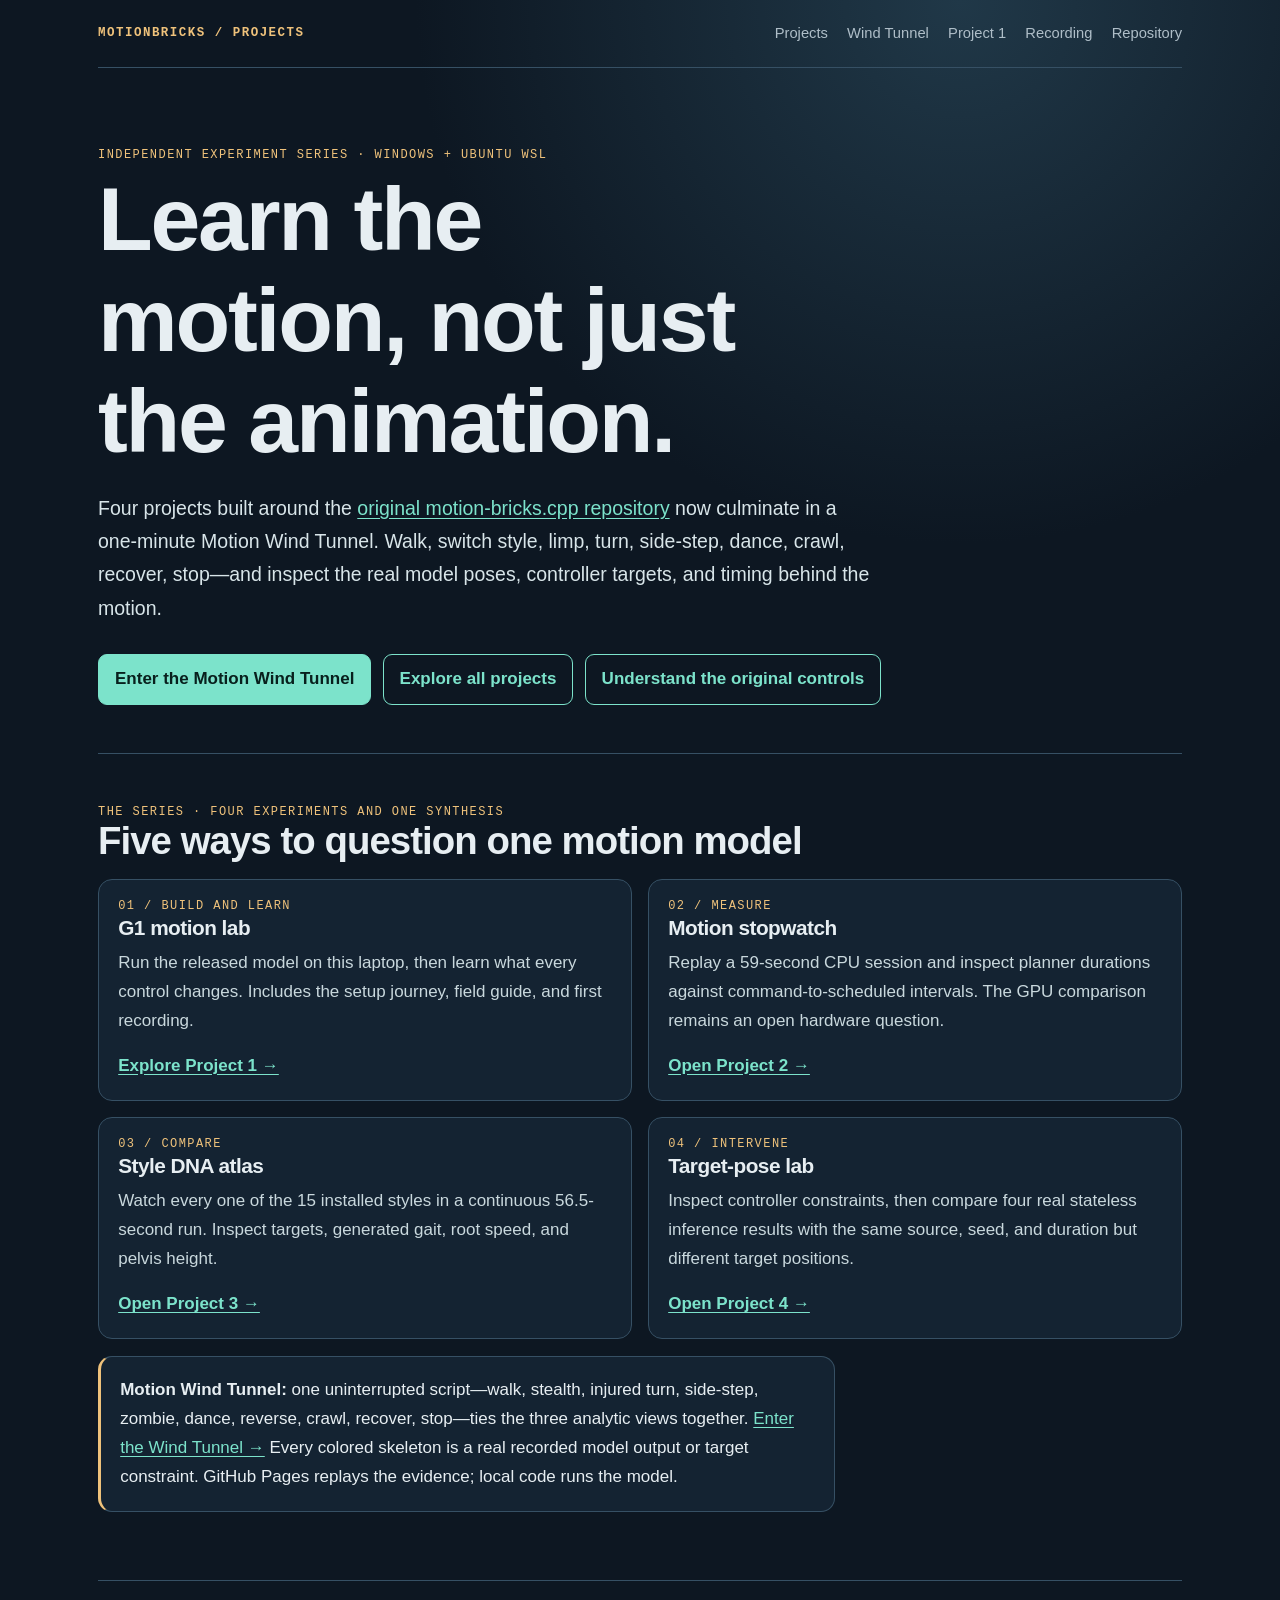
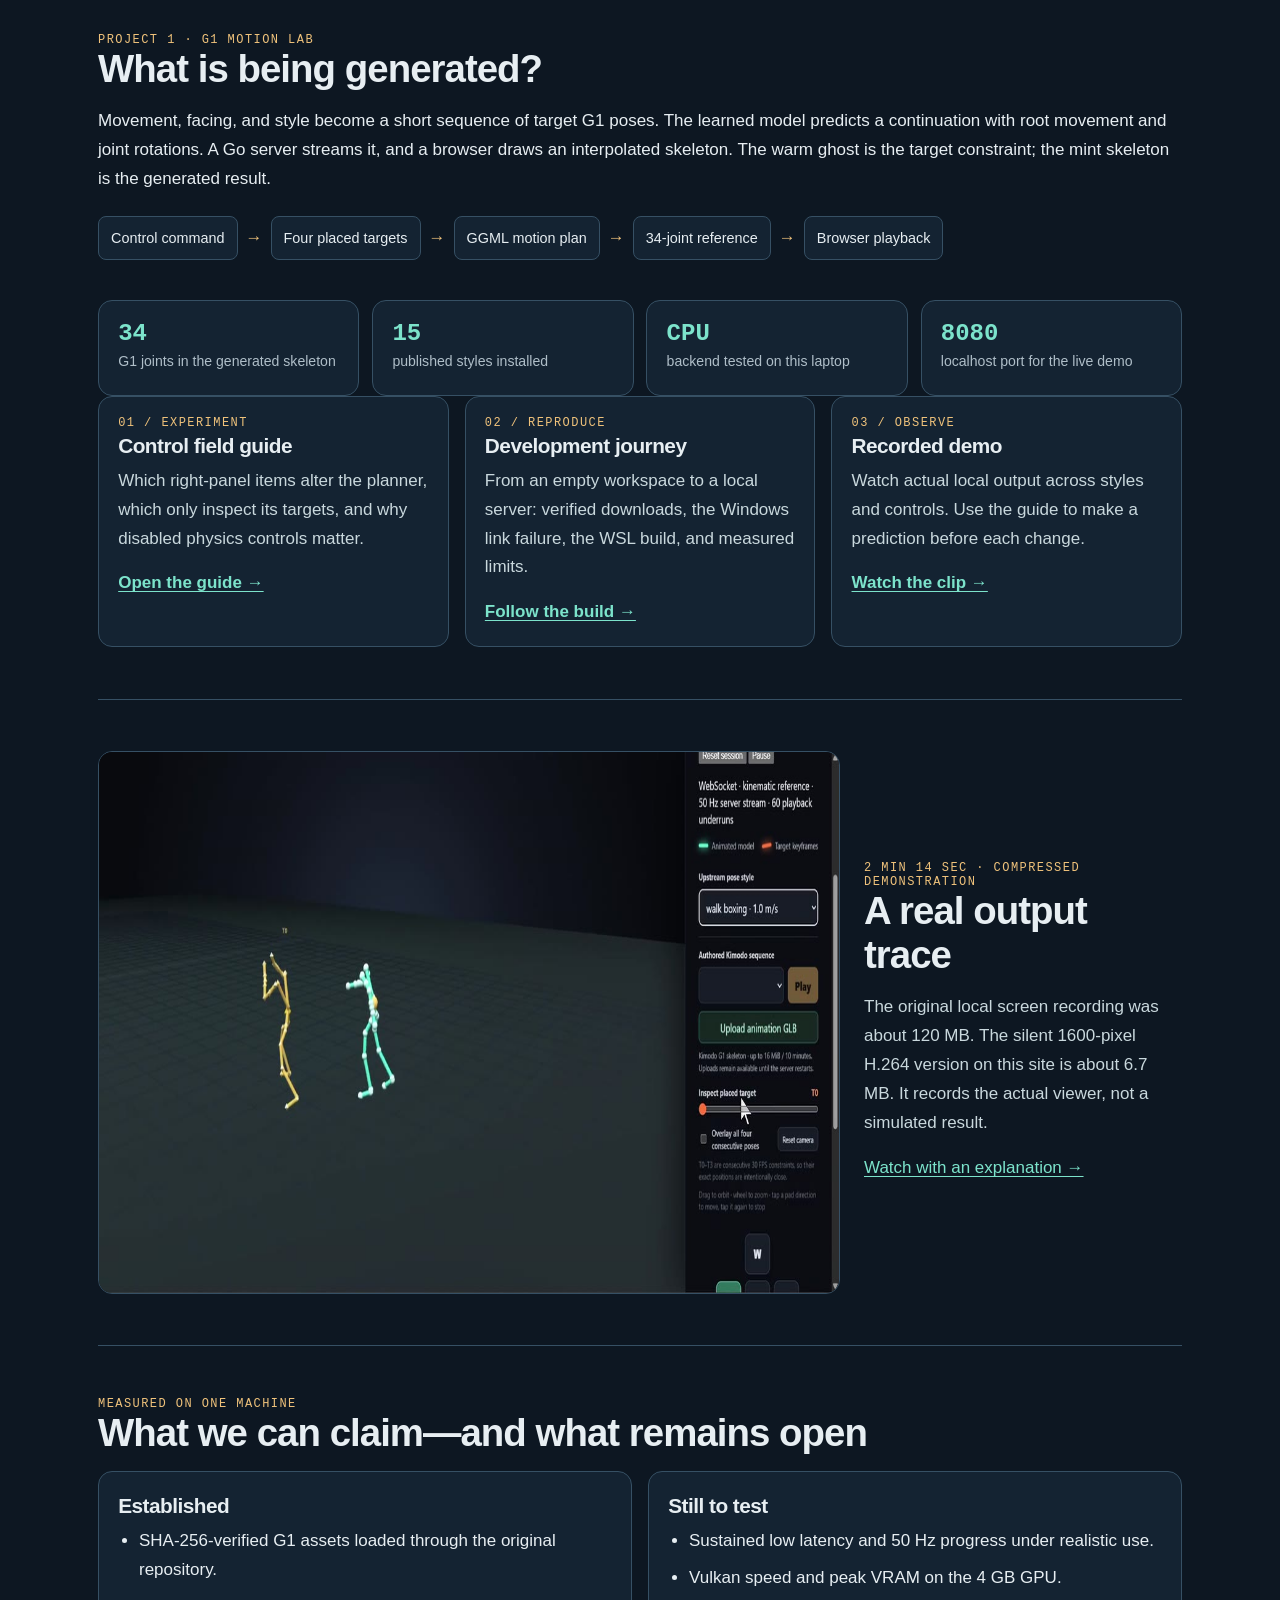
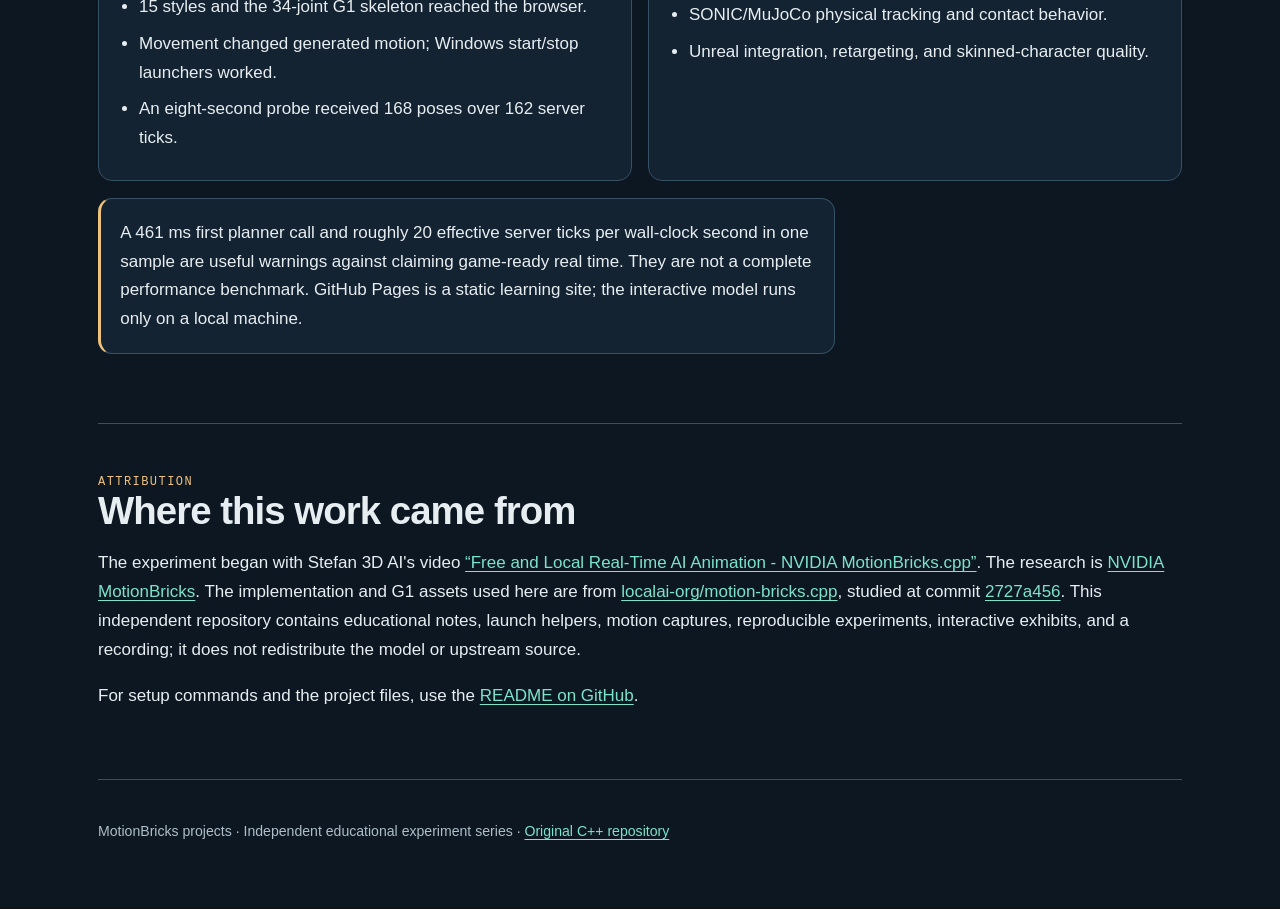
<file: index.html>
<!doctype html>
<html lang="en">
<head>
<meta charset="utf-8">
<meta name="viewport" content="width=device-width, initial-scale=1">
<meta name="description" content="Four independent MotionBricks learning projects and a one-minute interactive motion wind tunnel, built from real G1 model captures on a Windows laptop.">
<meta http-equiv="Content-Security-Policy" content="default-src 'none'; style-src 'unsafe-inline'; img-src 'self'; base-uri 'none'; form-action 'none'">
<title>MotionBricks projects — learn motion generation through experiments</title>
<style>
:root{color-scheme:dark;--bg:#0d1722;--panel:#142332;--line:#365064;--ink:#e7eef2;--muted:#afbec8;--mint:#7ce3cb;--gold:#efc27b;--body:"Segoe UI",Arial,sans-serif;--display:"Bahnschrift","Arial Narrow",Arial,sans-serif;--mono:"Cascadia Code",Consolas,monospace}*{box-sizing:border-box}html{scroll-behavior:smooth}body{margin:0;background:radial-gradient(circle at 75% 0%,#203848 0,#0d1722 34rem);color:var(--ink);font:17px/1.7 var(--body)}a{color:var(--mint);text-underline-offset:3px}a:hover{color:#b8f7e9}a:focus-visible{outline:3px solid var(--gold);outline-offset:3px}.wrap{max-width:1180px;margin:auto;padding:0 clamp(1rem,4vw,3rem)}nav{display:flex;align-items:center;gap:1.2rem;flex-wrap:wrap;border-bottom:1px solid var(--line);padding:1.3rem 0}nav .brand{margin-right:auto;color:var(--gold);font:700 .78rem var(--mono);letter-spacing:.12em;text-transform:uppercase}nav a{text-decoration:none;color:var(--muted);font-size:.92rem}h1,h2,h3{font-family:var(--display);line-height:1.13;letter-spacing:-.025em}h1{font-size:clamp(2.9rem,7vw,6rem);max-width:14ch;margin:.45rem 0 1rem}h2{font-size:clamp(1.9rem,3vw,2.6rem);margin:0 0 1rem}h3{font-size:1.3rem;margin:.2rem 0 .6rem}.eyebrow,.label{color:var(--gold);font:.75rem var(--mono);letter-spacing:.12em;text-transform:uppercase}.hero{padding:5rem 0 3rem}.lead{font-size:1.22rem;color:#d8e5e9;max-width:72ch}.actions{display:flex;gap:.7rem;flex-wrap:wrap;margin-top:1.8rem}.button{display:inline-block;border:1px solid var(--mint);border-radius:9px;padding:.65rem 1rem;color:#08201d;background:var(--mint);font-weight:700;text-decoration:none}.button.secondary{color:var(--mint);background:transparent}.metrics{display:grid;grid-template-columns:repeat(4,1fr);gap:.8rem;margin:2.5rem 0 0}.metric,.card,.note{background:var(--panel);border:1px solid var(--line);border-radius:14px;padding:1.2rem}.metric b{display:block;color:var(--mint);font:700 1.5rem var(--mono)}.metric span{font-size:.88rem;color:var(--muted)}section{padding:3.2rem 0;border-top:1px solid var(--line)}.grid{display:grid;grid-template-columns:repeat(3,1fr);gap:1rem}.card p{margin:.4rem 0 1rem;color:#c9d8dd}.card a{font-weight:700}.film{display:grid;grid-template-columns:minmax(0,1.4fr) minmax(220px,.6fr);gap:1.5rem;align-items:center}.film img{width:100%;display:block;border:1px solid var(--line);border-radius:14px}.film p{color:#c9d8dd}.chain{display:flex;gap:.5rem;flex-wrap:wrap;align-items:center;margin:1.4rem 0}.chain span{background:var(--panel);border:1px solid var(--line);border-radius:8px;padding:.55rem .75rem;font-size:.9rem}.chain i{color:var(--gold);font-style:normal}.note{border-left:3px solid var(--gold);max-width:78ch}.two{display:grid;grid-template-columns:repeat(2,1fr);gap:1rem}.two ul{margin:.4rem 0;padding-left:1.3rem}.two li{margin:.5rem 0}footer{padding:2.5rem 0 4rem;border-top:1px solid var(--line);color:var(--muted);font-size:.88rem}@media(max-width:850px){.grid,.metrics{grid-template-columns:repeat(2,1fr)}.film{grid-template-columns:1fr}}@media(max-width:600px){body{font-size:16px}.hero{padding:2.8rem 0}.grid,.metrics,.two{grid-template-columns:1fr}nav{gap:.7rem}nav .brand{flex-basis:100%}}@media(prefers-reduced-motion:reduce){html{scroll-behavior:auto}}@media print{:root{color-scheme:light;--bg:#fff;--panel:#fff;--line:#aaa;--ink:#111;--muted:#333;--mint:#055b4a;--gold:#6d4700}body{background:#fff;color:#111;font-size:11pt}.hero{padding:1rem 0}.actions,nav{display:none}.card,.metric,.note{break-inside:avoid}section{padding:1rem 0}a{color:#055b4a}}
.roadmap{grid-template-columns:repeat(2,1fr)}@media(max-width:600px){.roadmap{grid-template-columns:1fr}}
</style>
</head>
<body>
<div class="wrap">
<nav aria-label="Main navigation"><span class="brand">MotionBricks / Projects</span><a href="#projects">Projects</a><a href="wind-tunnel/">Wind Tunnel</a><a href="#learn">Project 1</a><a href="demo.html">Recording</a><a href="https://github.com/az9713/motionbricks-projects">Repository</a></nav>
<main>
<header class="hero"><div class="eyebrow">Independent experiment series · Windows + Ubuntu WSL</div><h1>Learn the motion, not just the animation.</h1><p class="lead">Four projects built around the <a href="https://github.com/localai-org/motion-bricks.cpp">original motion-bricks.cpp repository</a> now culminate in a one-minute Motion Wind Tunnel. Walk, switch style, limp, turn, side-step, dance, crawl, recover, stop—and inspect the real model poses, controller targets, and timing behind the motion.</p><div class="actions"><a class="button" href="wind-tunnel/">Enter the Motion Wind Tunnel</a><a class="button secondary" href="#projects">Explore all projects</a><a class="button secondary" href="MOTIONBRICKS-PROJECT1-CONTROL-FIELD-GUIDE.html">Understand the original controls</a></div></header>
<section id="projects"><div class="eyebrow">The series · four experiments and one synthesis</div><h2>Five ways to question one motion model</h2><div class="grid roadmap"><article class="card"><div class="label">01 / Build and learn</div><h3>G1 motion lab</h3><p>Run the released model on this laptop, then learn what every control changes. Includes the setup journey, field guide, and first recording.</p><a href="#learn">Explore Project 1 →</a></article><article class="card"><div class="label">02 / Measure</div><h3>Motion stopwatch</h3><p>Replay a 59-second CPU session and inspect planner durations against command-to-scheduled intervals. The GPU comparison remains an open hardware question.</p><a href="projects/02-performance/">Open Project 2 →</a></article><article class="card"><div class="label">03 / Compare</div><h3>Style DNA atlas</h3><p>Watch every one of the 15 installed styles in a continuous 56.5-second run. Inspect targets, generated gait, root speed, and pelvis height.</p><a href="projects/03-style-atlas/">Open Project 3 →</a></article><article class="card"><div class="label">04 / Intervene</div><h3>Target-pose lab</h3><p>Inspect controller constraints, then compare four real stateless inference results with the same source, seed, and duration but different target positions.</p><a href="projects/04-target-lab/">Open Project 4 →</a></article></div><p class="note"><strong>Motion Wind Tunnel:</strong> one uninterrupted script—walk, stealth, injured turn, side-step, zombie, dance, reverse, crawl, recover, stop—ties the three analytic views together. <a href="wind-tunnel/">Enter the Wind Tunnel →</a> Every colored skeleton is a real recorded model output or target constraint. GitHub Pages replays the evidence; local code runs the model.</p></section>
<section id="learn"><div class="eyebrow">Project 1 · G1 motion lab</div><h2>What is being generated?</h2><p>Movement, facing, and style become a short sequence of target G1 poses. The learned model predicts a continuation with root movement and joint rotations. A Go server streams it, and a browser draws an interpolated skeleton. The warm ghost is the target constraint; the mint skeleton is the generated result.</p><div class="chain" aria-label="Motion generation pipeline"><span>Control command</span><i>→</i><span>Four placed targets</span><i>→</i><span>GGML motion plan</span><i>→</i><span>34-joint reference</span><i>→</i><span>Browser playback</span></div><div class="metrics" aria-label="Project 1 facts"><div class="metric"><b>34</b><span>G1 joints in the generated skeleton</span></div><div class="metric"><b>15</b><span>published styles installed</span></div><div class="metric"><b>CPU</b><span>backend tested on this laptop</span></div><div class="metric"><b>8080</b><span>localhost port for the live demo</span></div></div><div class="grid"><article class="card"><div class="label">01 / Experiment</div><h3>Control field guide</h3><p>Which right-panel items alter the planner, which only inspect its targets, and why disabled physics controls matter.</p><a href="MOTIONBRICKS-PROJECT1-CONTROL-FIELD-GUIDE.html">Open the guide →</a></article><article class="card"><div class="label">02 / Reproduce</div><h3>Development journey</h3><p>From an empty workspace to a local server: verified downloads, the Windows link failure, the WSL build, and measured limits.</p><a href="MOTIONBRICKS-PROJECT1-DEVELOPMENT-JOURNEY.html">Follow the build →</a></article><article class="card"><div class="label">03 / Observe</div><h3>Recorded demo</h3><p>Watch actual local output across styles and controls. Use the guide to make a prediction before each change.</p><a href="demo.html">Watch the clip →</a></article></div></section>
<section><div class="film"><a href="demo.html" aria-label="Watch the Project 1 demo"><img src="poster.jpg" alt="Mint generated G1 skeleton beside a warm target-pose ghost in the MotionBricks browser viewer" width="1200" height="543"></a><div><div class="eyebrow">2 min 14 sec · compressed demonstration</div><h2>A real output trace</h2><p>The original local screen recording was about 120 MB. The silent 1600-pixel H.264 version on this site is about 6.7 MB. It records the actual viewer, not a simulated result.</p><a href="demo.html">Watch with an explanation →</a></div></div></section>
<section id="evidence"><div class="eyebrow">Measured on one machine</div><h2>What we can claim—and what remains open</h2><div class="two"><div class="card"><h3>Established</h3><ul><li>SHA-256-verified G1 assets loaded through the original repository.</li><li>15 styles and the 34-joint G1 skeleton reached the browser.</li><li>Movement changed generated motion; Windows start/stop launchers worked.</li><li>An eight-second probe received 168 poses over 162 server ticks.</li></ul></div><div class="card"><h3>Still to test</h3><ul><li>Sustained low latency and 50 Hz progress under realistic use.</li><li>Vulkan speed and peak VRAM on the 4 GB GPU.</li><li>SONIC/MuJoCo physical tracking and contact behavior.</li><li>Unreal integration, retargeting, and skinned-character quality.</li></ul></div></div><p class="note">A 461 ms first planner call and roughly 20 effective server ticks per wall-clock second in one sample are useful warnings against claiming game-ready real time. They are not a complete performance benchmark. GitHub Pages is a static learning site; the interactive model runs only on a local machine.</p></section>
<section><div class="eyebrow">Attribution</div><h2>Where this work came from</h2><p>The experiment began with Stefan 3D AI's video <a href="https://www.youtube.com/watch?v=lj-xPo7ueGA">“Free and Local Real-Time AI Animation - NVIDIA MotionBricks.cpp”</a>. The research is <a href="https://nvlabs.github.io/motionbricks/">NVIDIA MotionBricks</a>. The implementation and G1 assets used here are from <a href="https://github.com/localai-org/motion-bricks.cpp">localai-org/motion-bricks.cpp</a>, studied at commit <a href="https://github.com/localai-org/motion-bricks.cpp/tree/2727a456e0a99baf64476496cd58115fef717944">2727a456</a>. This independent repository contains educational notes, launch helpers, motion captures, reproducible experiments, interactive exhibits, and a recording; it does not redistribute the model or upstream source.</p><p>For setup commands and the project files, use the <a href="https://github.com/az9713/motionbricks-projects#readme">README on GitHub</a>.</p></section>
</main>
<footer>MotionBricks projects · Independent educational experiment series · <a href="https://github.com/localai-org/motion-bricks.cpp">Original C++ repository</a></footer>
</div>
</body>
</html>
</file>
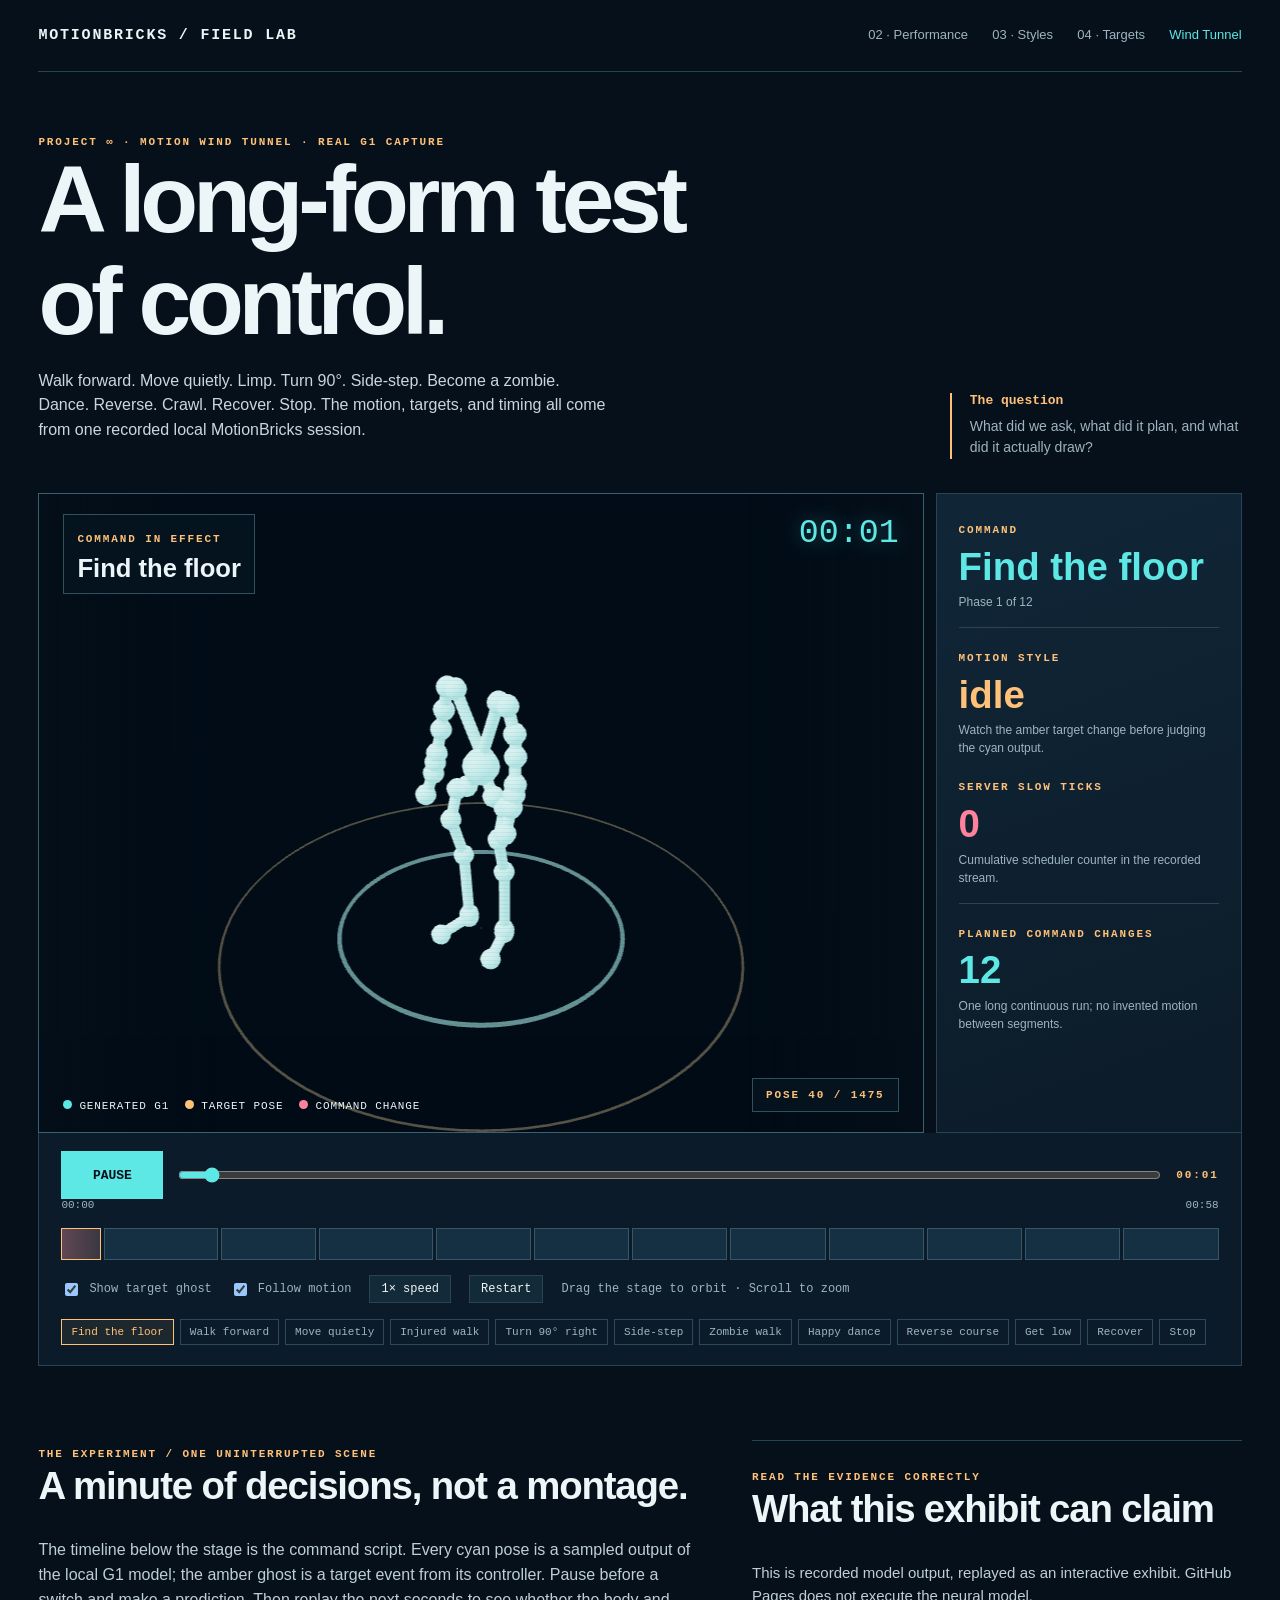
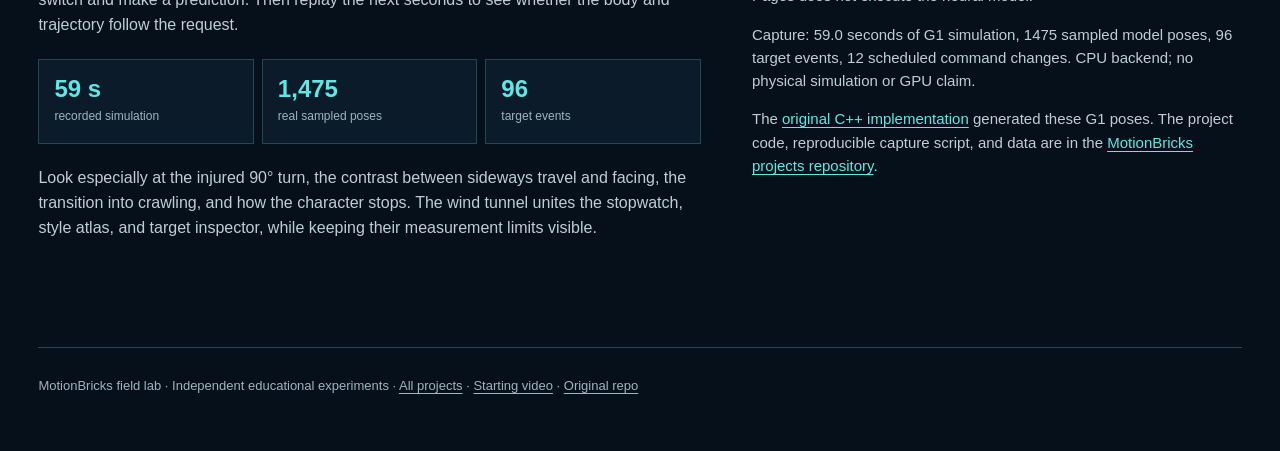
<file: wind-tunnel/index.html>
<!doctype html>
<html lang="en"><head><meta charset="utf-8"><meta name="viewport" content="width=device-width,initial-scale=1"><meta name="description" content="A one-minute real MotionBricks G1 motion sequence: walk, limp, turn, side-step, dance, crawl, recover, and stop—replayed with targets and timing."><title>Motion Wind Tunnel · MotionBricks projects</title><link rel="stylesheet" href="../shared/exhibit.css"></head><body data-mode="wind" data-base="../"><div id="app"></div><script type="module" src="../shared/exhibit.js"></script></body></html>
</file>
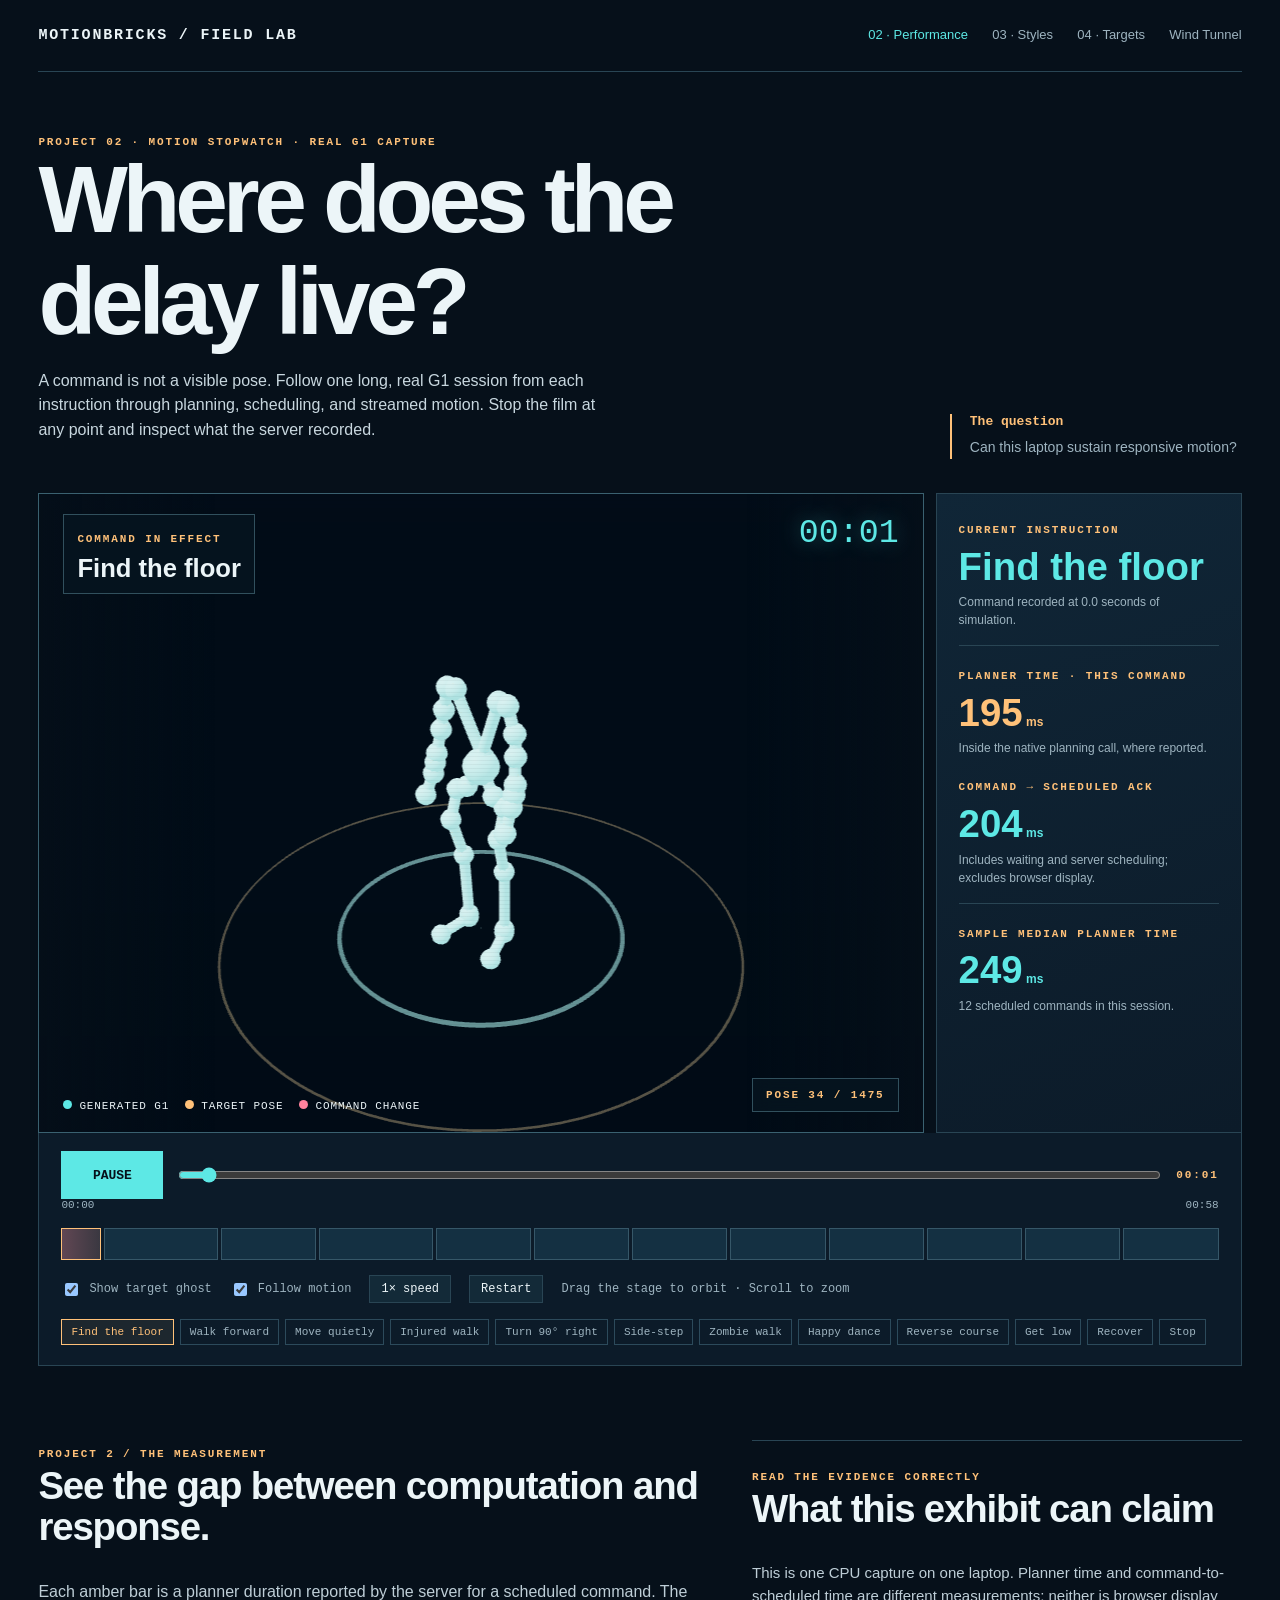
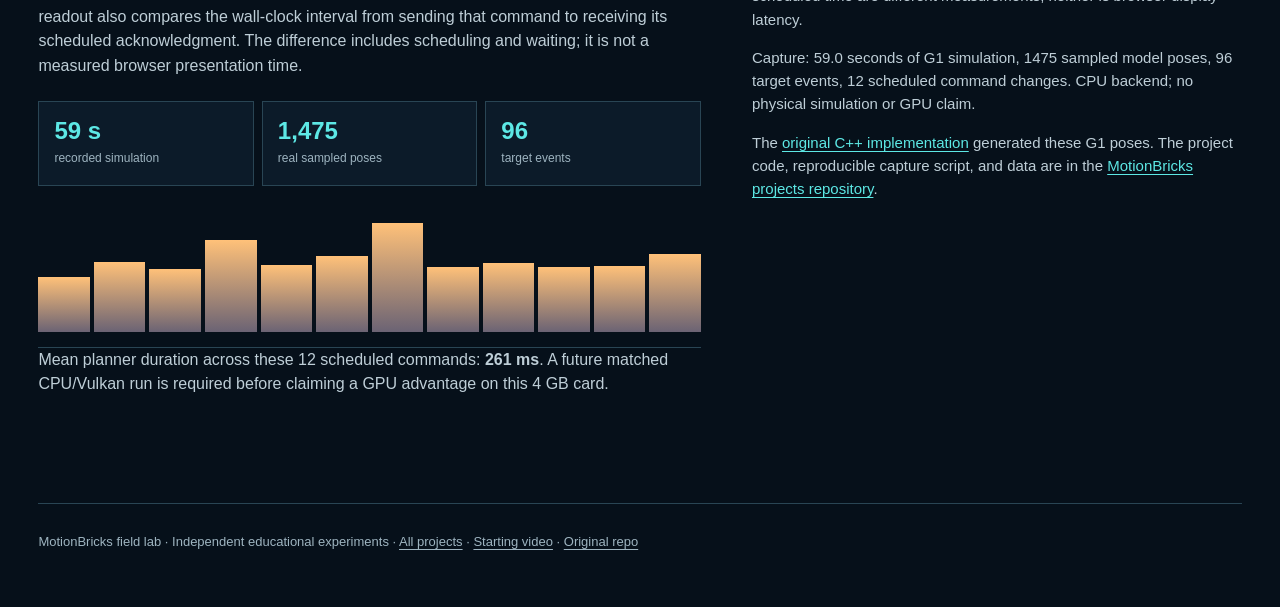
<file: projects/02-performance/index.html>
<!doctype html>
<html lang="en"><head><meta charset="utf-8"><meta name="viewport" content="width=device-width,initial-scale=1"><meta name="description" content="Project 2: inspect planner time, scheduling delay and a real one-minute MotionBricks G1 capture."><title>Motion stopwatch · MotionBricks Project 2</title><link rel="stylesheet" href="../../shared/exhibit.css"></head><body data-mode="performance" data-base="../../"><div id="app"></div><script type="module" src="../../shared/exhibit.js"></script></body></html>
</file>
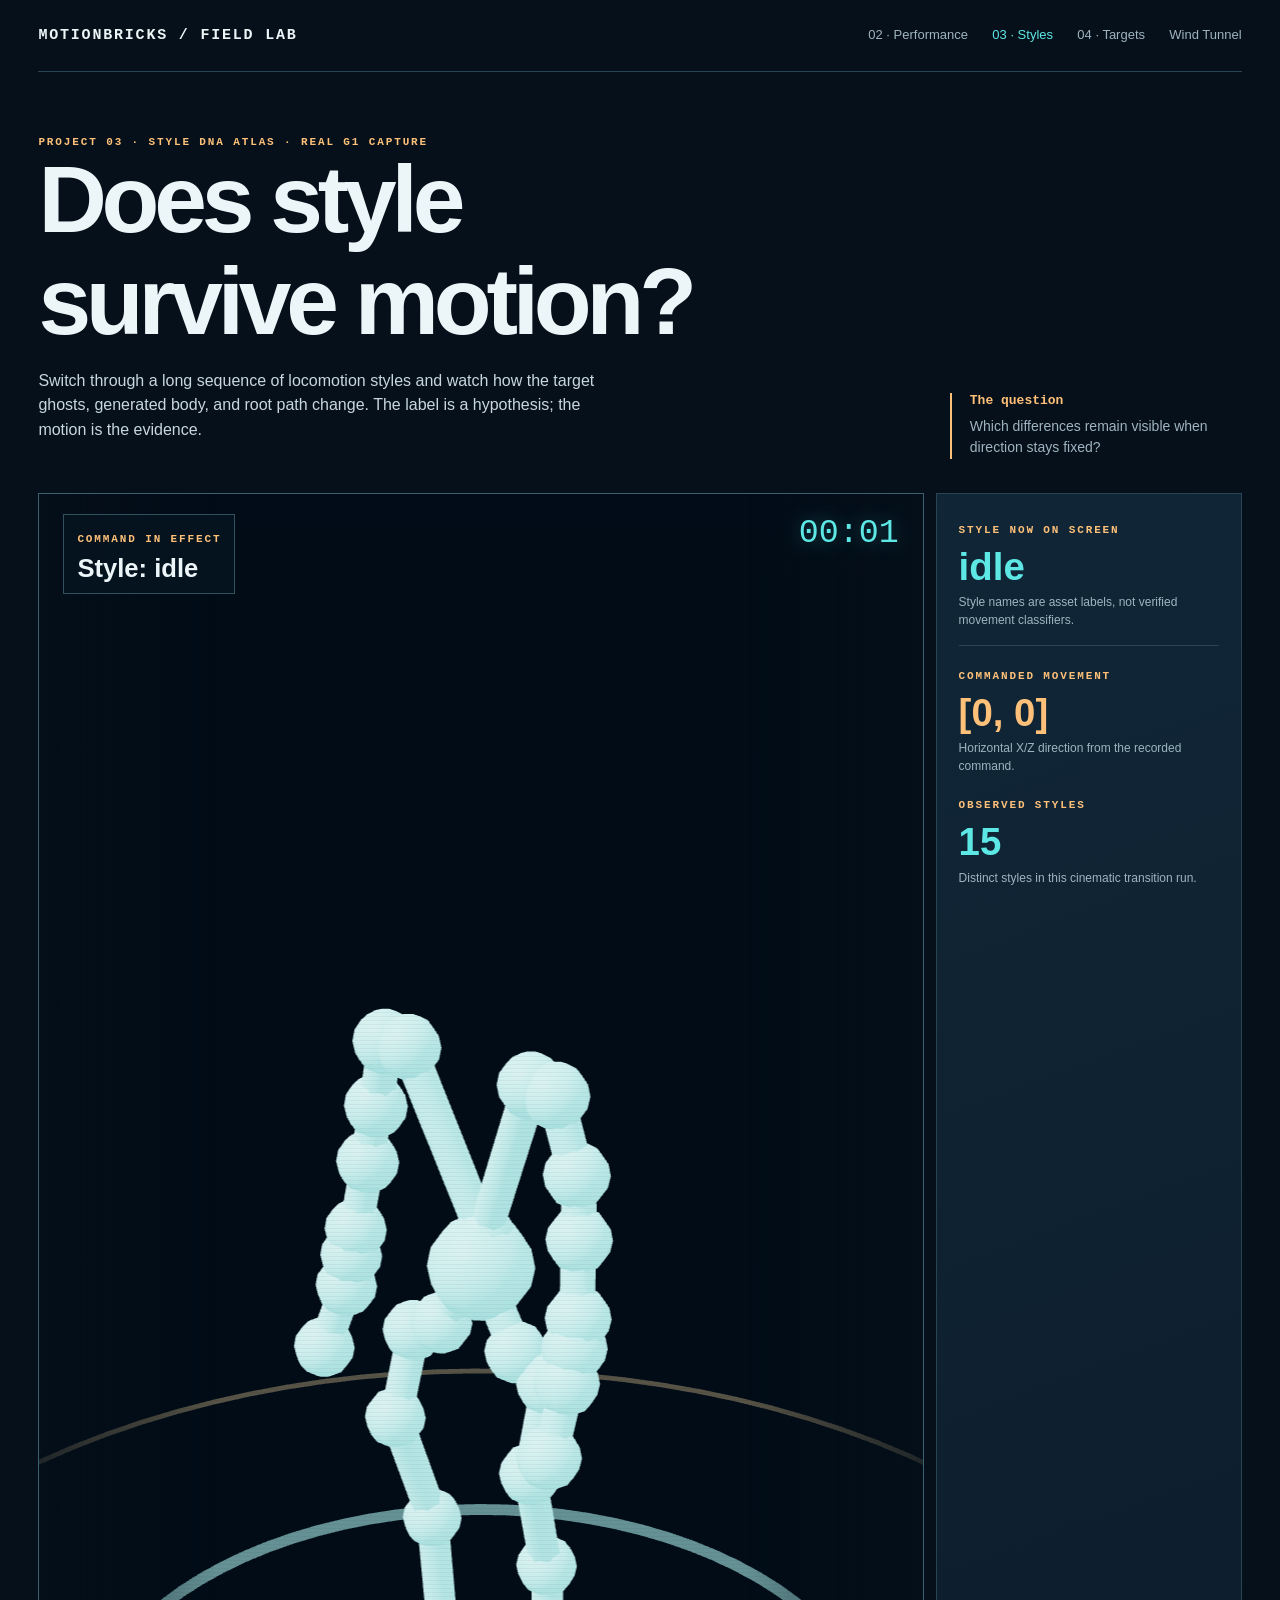
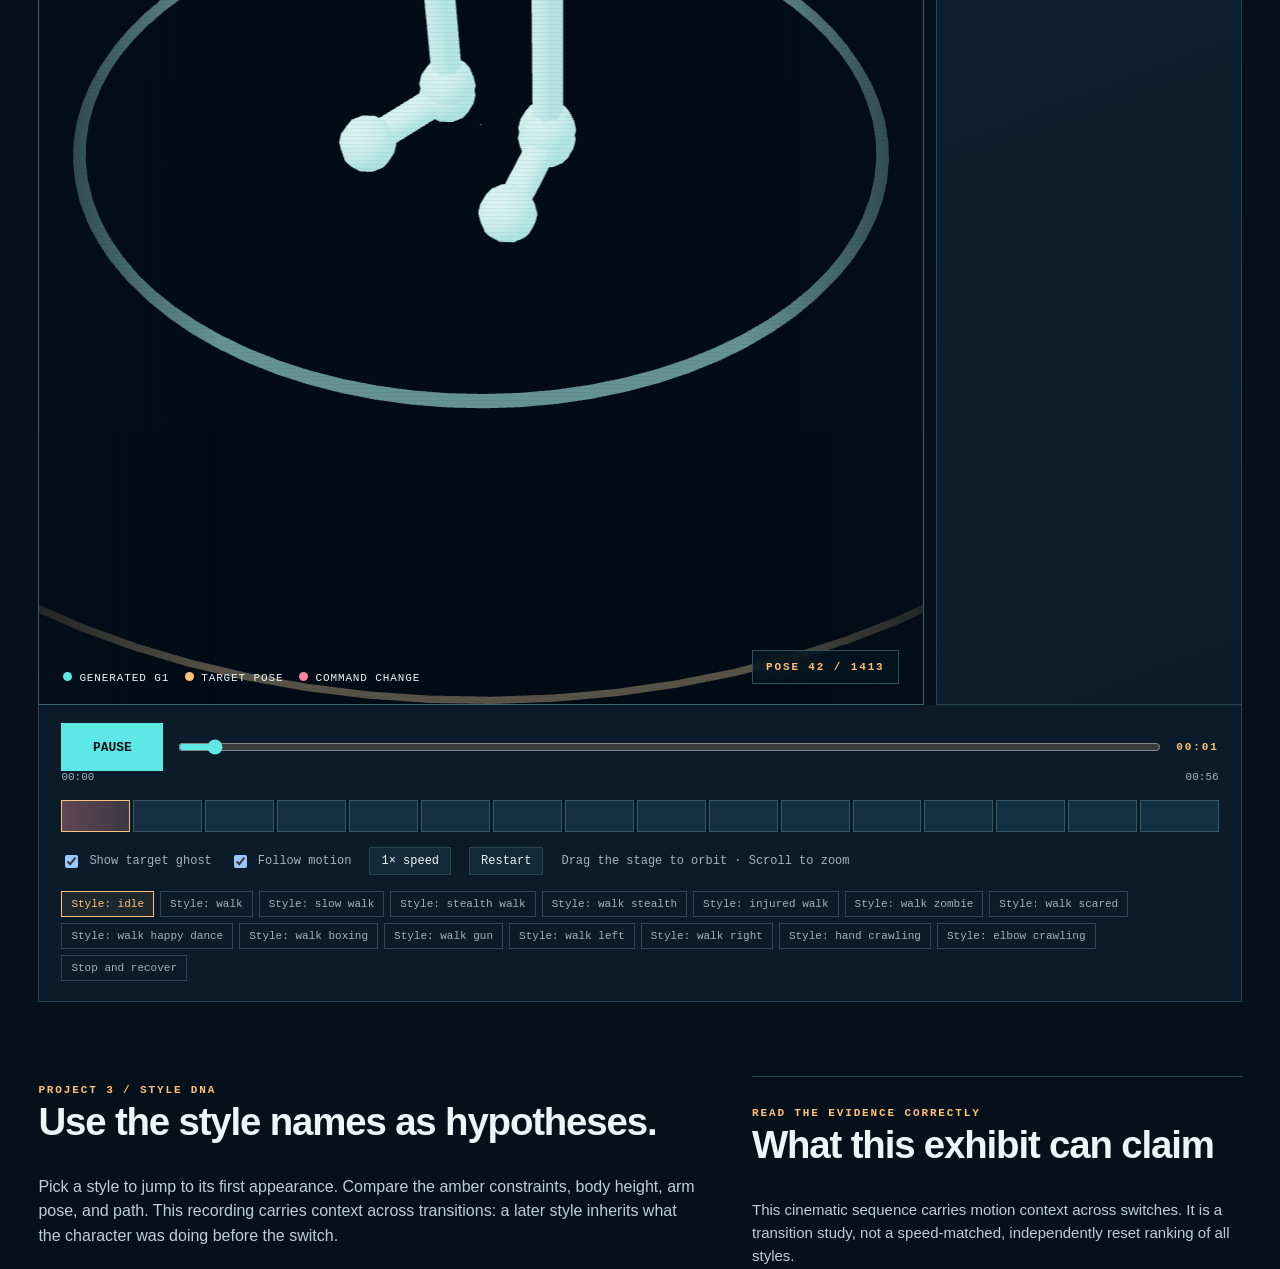
<file: projects/03-style-atlas/index.html>
<!doctype html>
<html lang="en"><head><meta charset="utf-8"><meta name="viewport" content="width=device-width,initial-scale=1"><meta name="description" content="Project 3: inspect G1 motion styles, their target constraints and transitions across a long real capture."><title>Style DNA atlas · MotionBricks Project 3</title><link rel="stylesheet" href="../../shared/exhibit.css"></head><body data-mode="styles" data-base="../../"><div id="app"></div><script type="module" src="../../shared/exhibit.js"></script></body></html>
</file>
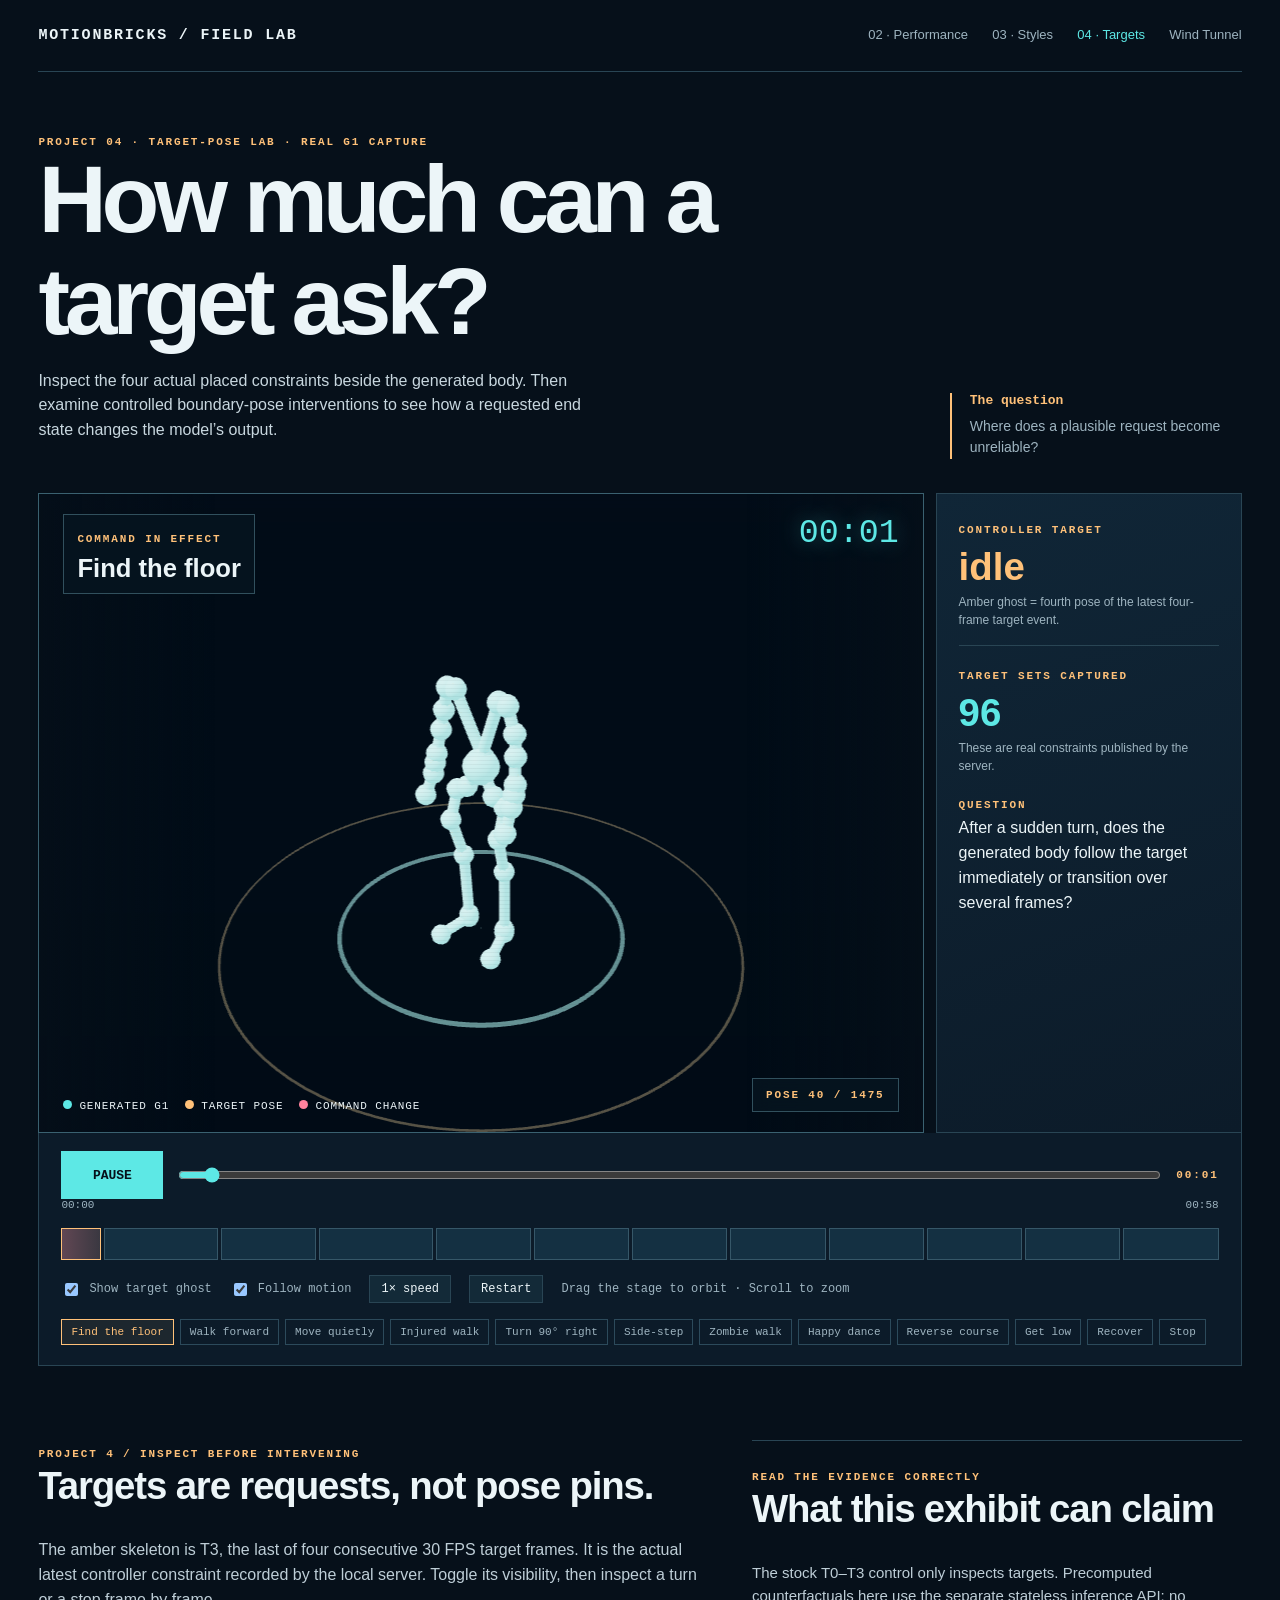
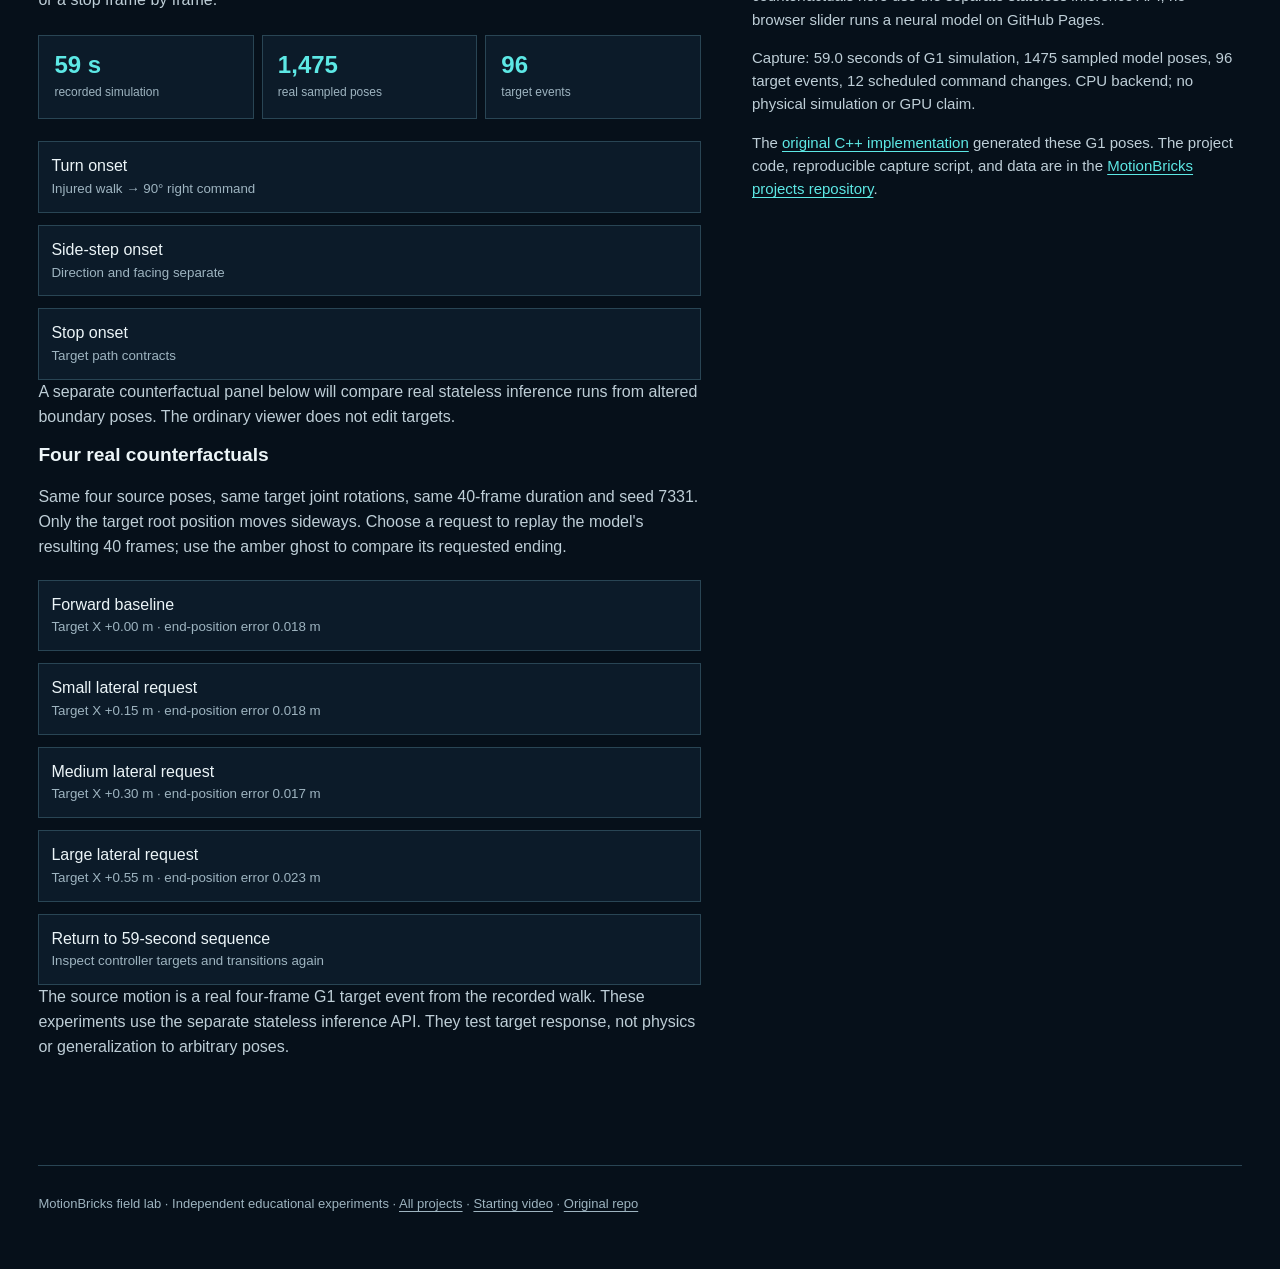
<file: projects/04-target-lab/index.html>
<!doctype html>
<html lang="en"><head><meta charset="utf-8"><meta name="viewport" content="width=device-width,initial-scale=1"><meta name="description" content="Project 4: inspect actual G1 target poses and learn how boundary constraints shape generated motion."><title>Target-pose lab · MotionBricks Project 4</title><link rel="stylesheet" href="../../shared/exhibit.css"></head><body data-mode="targets" data-base="../../"><div id="app"></div><script type="module" src="../../shared/exhibit.js"></script></body></html>
</file>
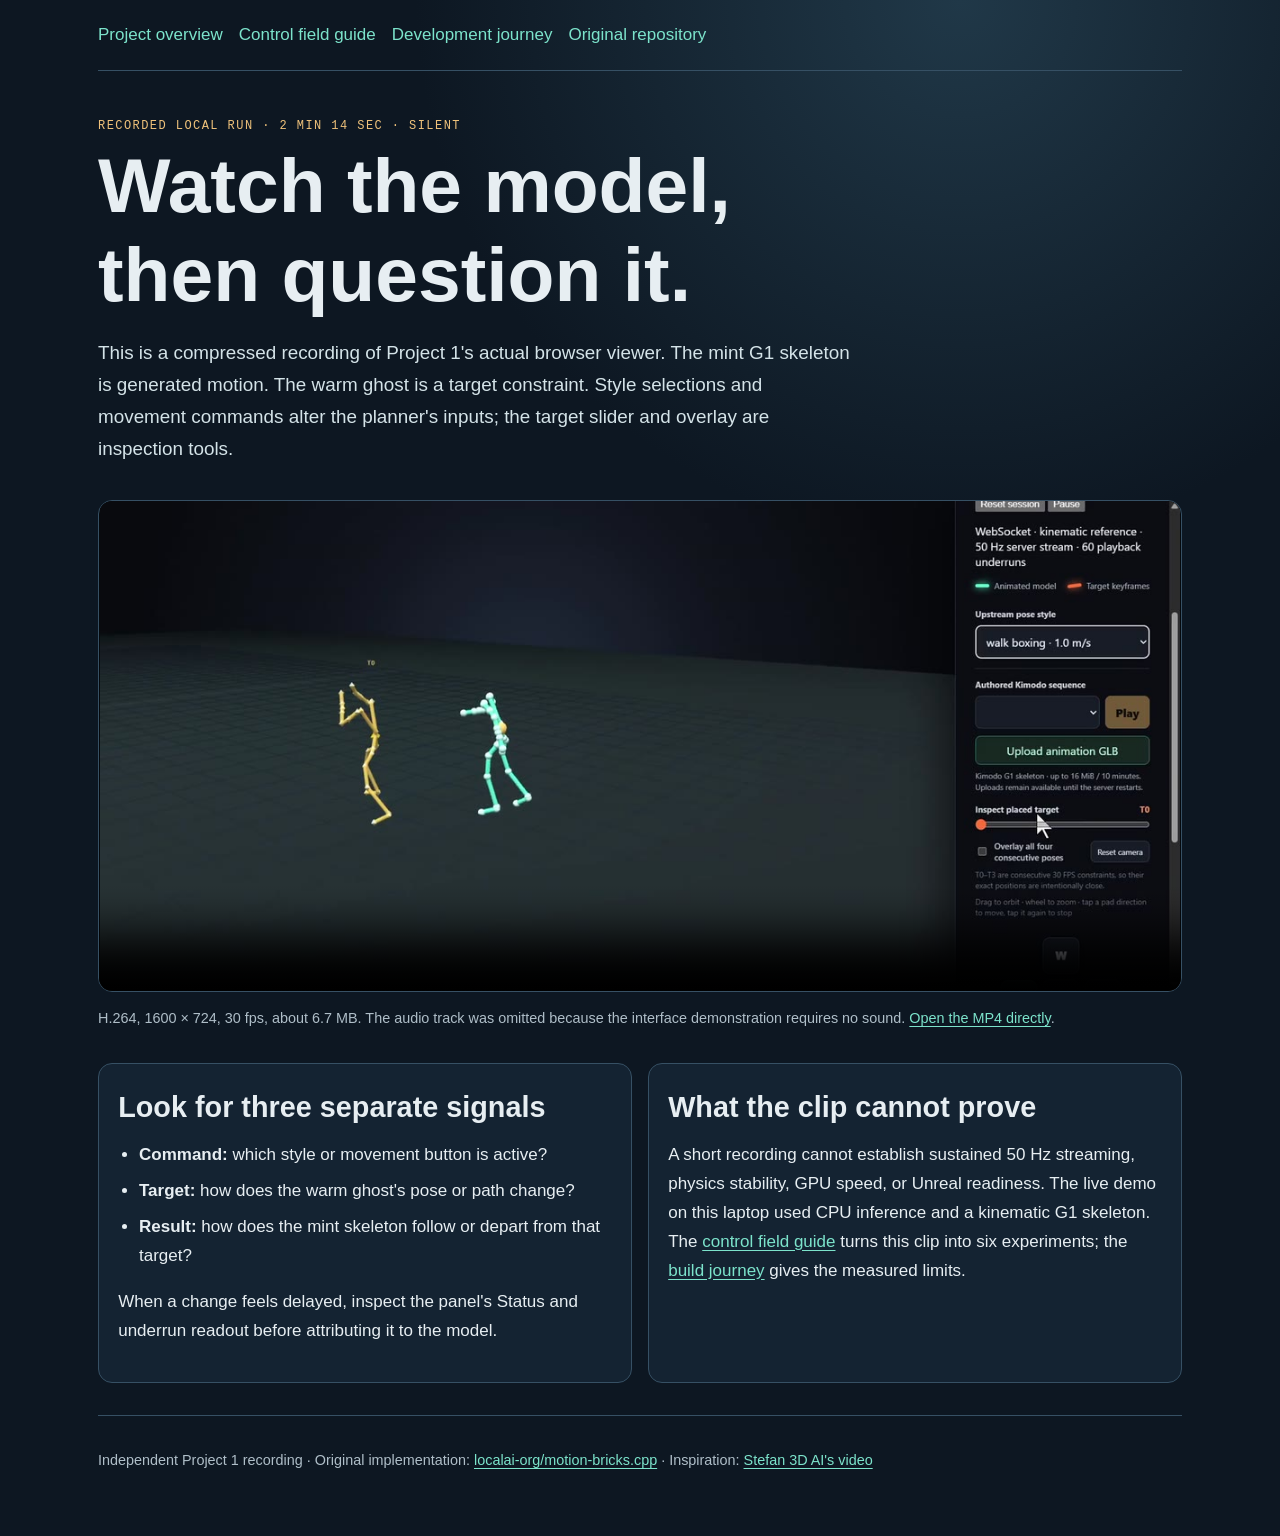
<file: demo.html>
<!doctype html>
<html lang="en">
<head>
<meta charset="utf-8">
<meta name="viewport" content="width=device-width, initial-scale=1">
<meta name="description" content="Watch the real local G1 MotionBricks Project 1 demo, then learn what its generated skeleton and target controls mean.">
<meta http-equiv="Content-Security-Policy" content="default-src 'none'; style-src 'unsafe-inline'; img-src 'self'; media-src 'self'; base-uri 'none'; form-action 'none'">
<title>MotionBricks Project 1 — recorded G1 demo</title>
<style>
:root{color-scheme:dark;--bg:#0d1722;--panel:#142332;--line:#365064;--ink:#e7eef2;--muted:#afbec8;--mint:#7ce3cb;--gold:#efc27b}*{box-sizing:border-box}body{margin:0;background:radial-gradient(circle at 75% 0%,#203848 0,#0d1722 34rem);color:var(--ink);font:17px/1.7 "Segoe UI",Arial,sans-serif}a{color:var(--mint);text-underline-offset:3px}a:hover{color:#b8f7e9}a:focus-visible{outline:3px solid var(--gold);outline-offset:3px}.wrap{max-width:1180px;margin:auto;padding:0 clamp(1rem,4vw,3rem)}nav{padding:1.3rem 0;border-bottom:1px solid var(--line);display:flex;gap:1rem;flex-wrap:wrap}nav a{text-decoration:none}h1,h2{font-family:"Bahnschrift","Arial Narrow",Arial,sans-serif;line-height:1.15}h1{font-size:clamp(2.7rem,6vw,5rem);max-width:17ch;margin:.5rem 0}h2{font-size:1.8rem;margin:.5rem 0}.eyebrow{color:var(--gold);font:.75rem "Cascadia Code",Consolas,monospace;letter-spacing:.12em;text-transform:uppercase}.hero{padding:3rem 0 1rem}.lead{font-size:1.18rem;color:#d4e3e8;max-width:72ch}.video-box{border:1px solid var(--line);border-radius:14px;overflow:hidden;background:#05090d}video{display:block;width:100%;height:auto;aspect-ratio:1600/724}.caption{color:var(--muted);font-size:.9rem}.grid{display:grid;grid-template-columns:repeat(2,1fr);gap:1rem;margin:2rem 0}.card{border:1px solid var(--line);background:var(--panel);border-radius:14px;padding:1.2rem}ul{padding-left:1.3rem}li{margin:.45rem 0}footer{border-top:1px solid var(--line);padding:2rem 0 4rem;color:var(--muted);font-size:.9rem}@media(max-width:650px){body{font-size:16px}.grid{grid-template-columns:1fr}.hero{padding:2rem 0}}@media print{:root{color-scheme:light;--bg:#fff;--panel:#fff;--line:#aaa;--ink:#111;--muted:#333;--mint:#055b4a;--gold:#6d4700}body{background:#fff;color:#111;font-size:11pt}video{display:none}.hero{padding:1rem 0}.card{break-inside:avoid}a{color:#055b4a}}
</style>
</head>
<body>
<div class="wrap">
<nav aria-label="Main navigation"><a href="index.html">Project overview</a><a href="MOTIONBRICKS-PROJECT1-CONTROL-FIELD-GUIDE.html">Control field guide</a><a href="MOTIONBRICKS-PROJECT1-DEVELOPMENT-JOURNEY.html">Development journey</a><a href="https://github.com/localai-org/motion-bricks.cpp">Original repository</a></nav>
<main>
<header class="hero"><div class="eyebrow">Recorded local run · 2 min 14 sec · silent</div><h1>Watch the model, then question it.</h1><p class="lead">This is a compressed recording of Project 1's actual browser viewer. The mint G1 skeleton is generated motion. The warm ghost is a target constraint. Style selections and movement commands alter the planner's inputs; the target slider and overlay are inspection tools.</p></header>
<div class="video-box"><video controls playsinline preload="metadata" poster="poster.jpg" aria-label="Project 1 MotionBricks G1 demo recording"><source src="demo.mp4" type="video/mp4"><p>Your browser cannot play this video. <a href="demo.mp4">Download the MP4</a>.</p></video></div>
<p class="caption">H.264, 1600 × 724, 30 fps, about 6.7 MB. The audio track was omitted because the interface demonstration requires no sound. <a href="demo.mp4">Open the MP4 directly</a>.</p>
<div class="grid"><section class="card"><h2>Look for three separate signals</h2><ul><li><strong>Command:</strong> which style or movement button is active?</li><li><strong>Target:</strong> how does the warm ghost's pose or path change?</li><li><strong>Result:</strong> how does the mint skeleton follow or depart from that target?</li></ul><p>When a change feels delayed, inspect the panel's Status and underrun readout before attributing it to the model.</p></section><section class="card"><h2>What the clip cannot prove</h2><p>A short recording cannot establish sustained 50 Hz streaming, physics stability, GPU speed, or Unreal readiness. The live demo on this laptop used CPU inference and a kinematic G1 skeleton. The <a href="MOTIONBRICKS-PROJECT1-CONTROL-FIELD-GUIDE.html">control field guide</a> turns this clip into six experiments; the <a href="MOTIONBRICKS-PROJECT1-DEVELOPMENT-JOURNEY.html">build journey</a> gives the measured limits.</p></section></div>
</main>
<footer>Independent Project 1 recording · Original implementation: <a href="https://github.com/localai-org/motion-bricks.cpp">localai-org/motion-bricks.cpp</a> · Inspiration: <a href="https://www.youtube.com/watch?v=lj-xPo7ueGA">Stefan 3D AI's video</a></footer>
</div>
</body>
</html>
</file>
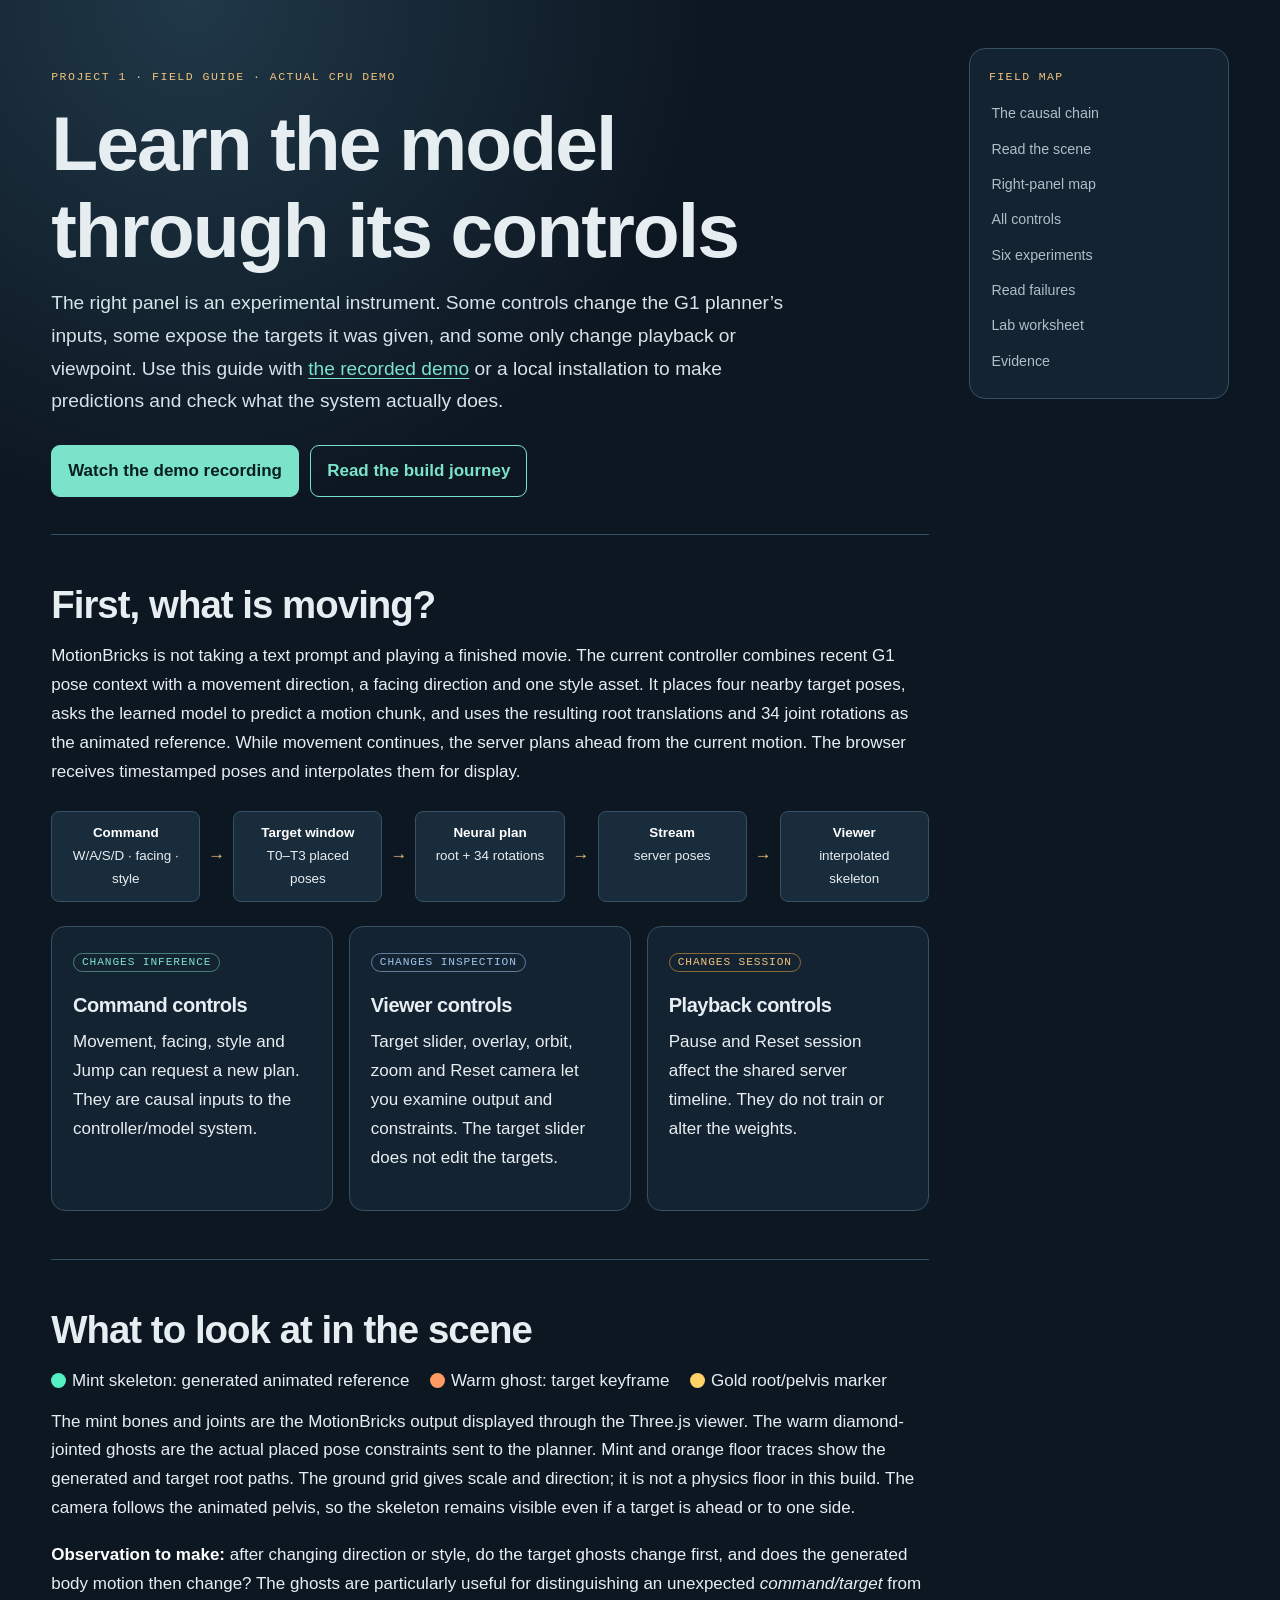
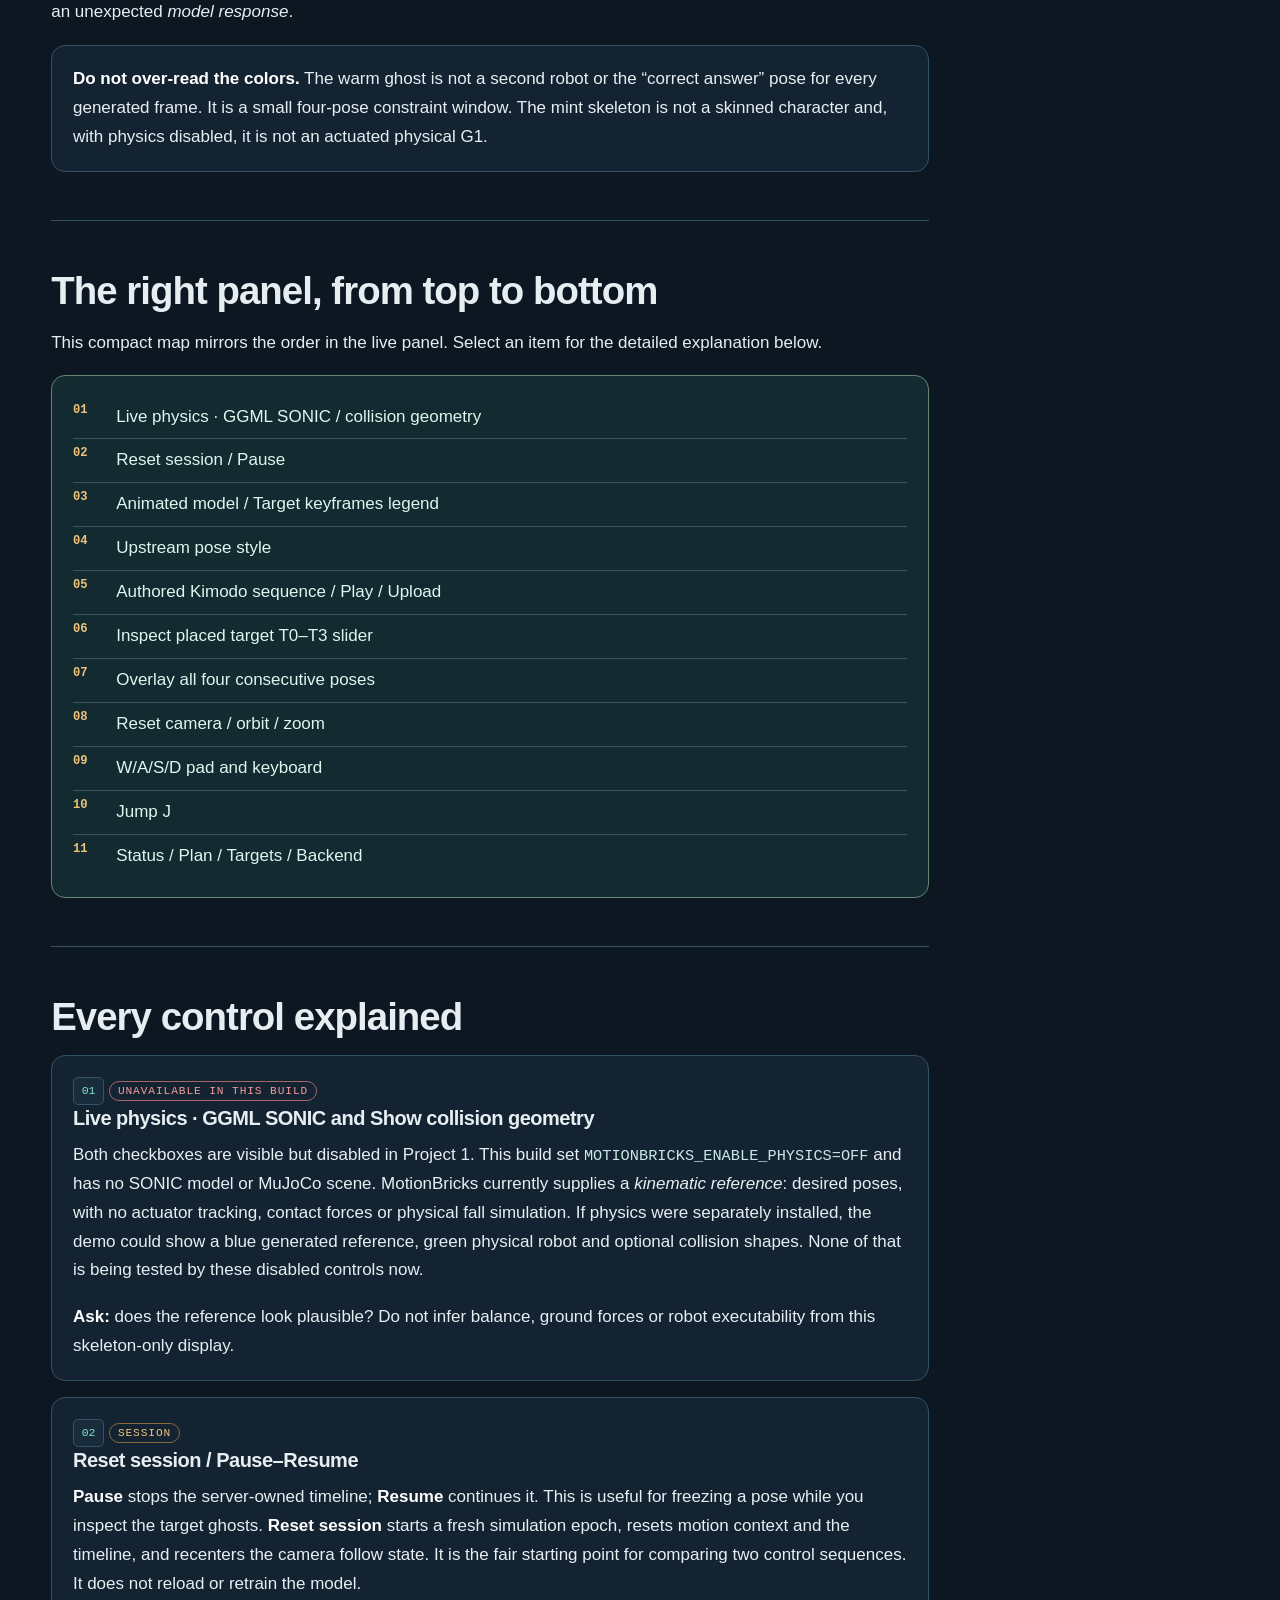
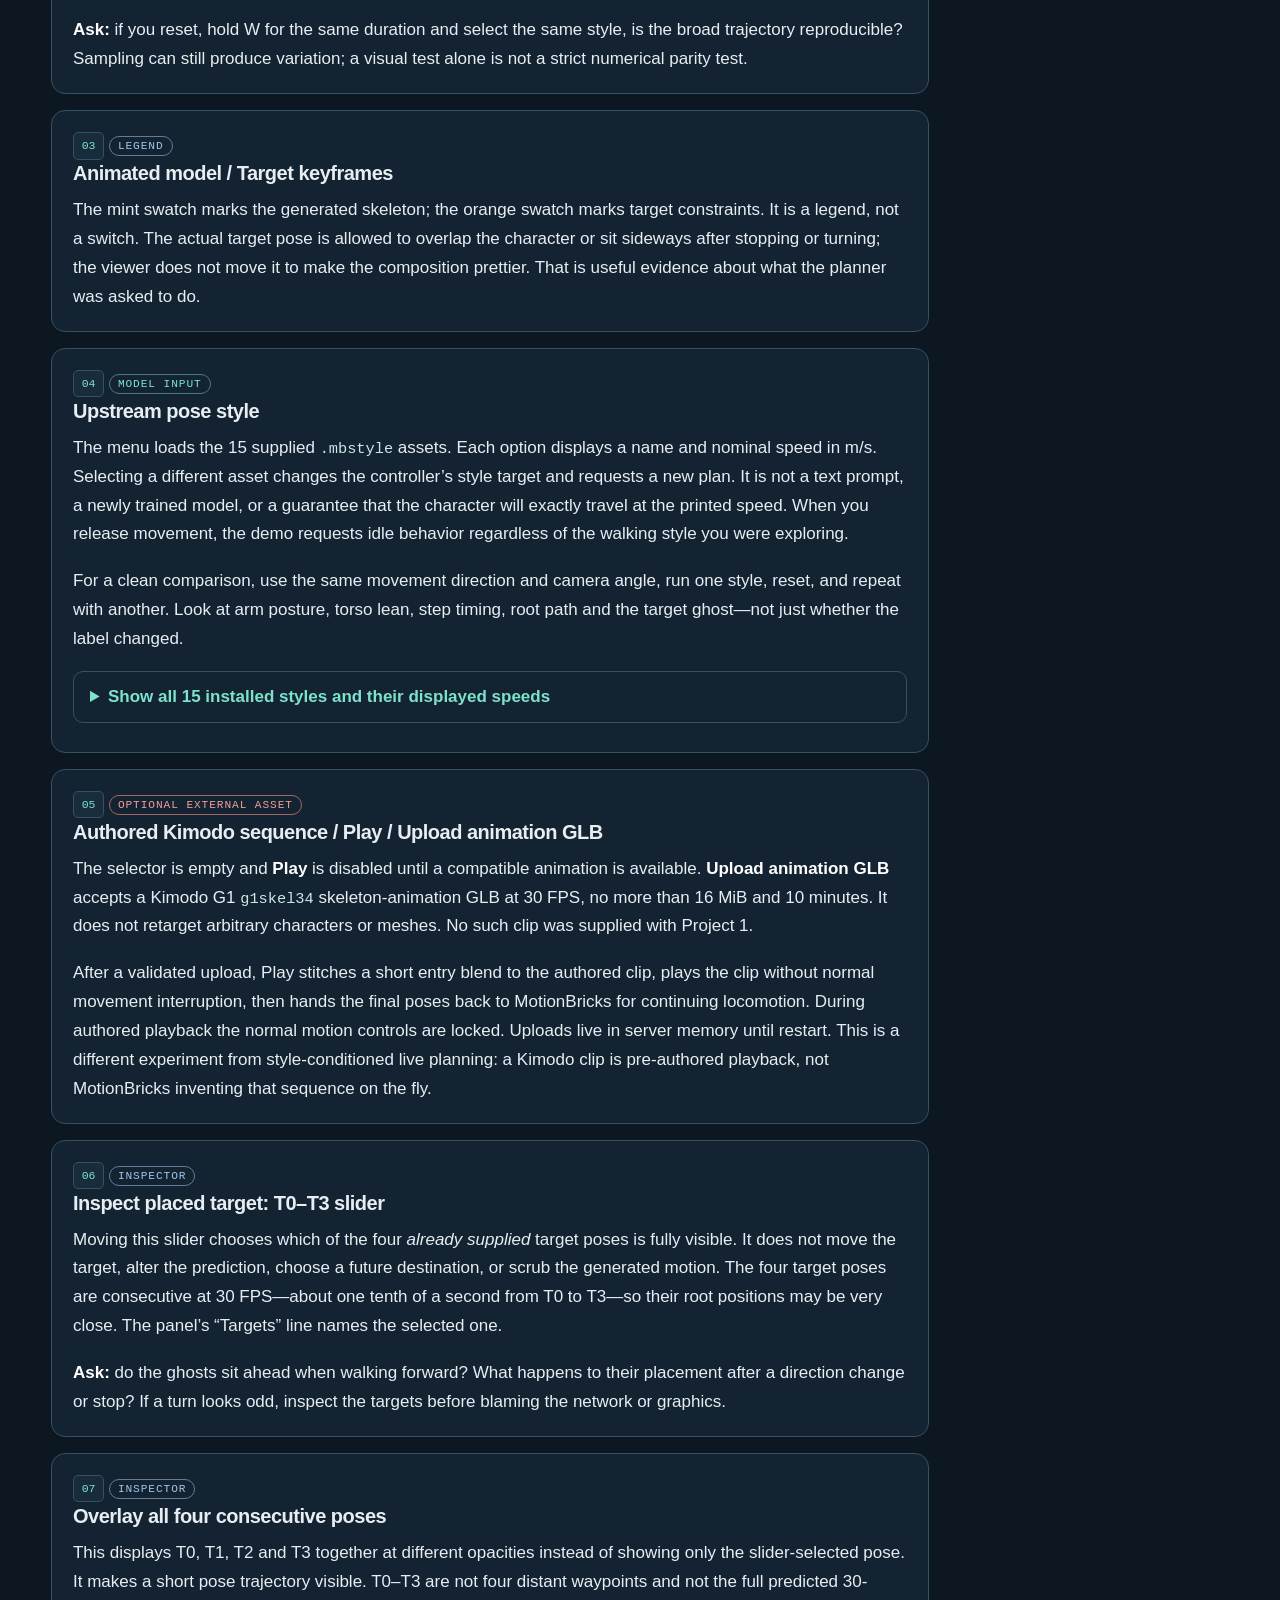
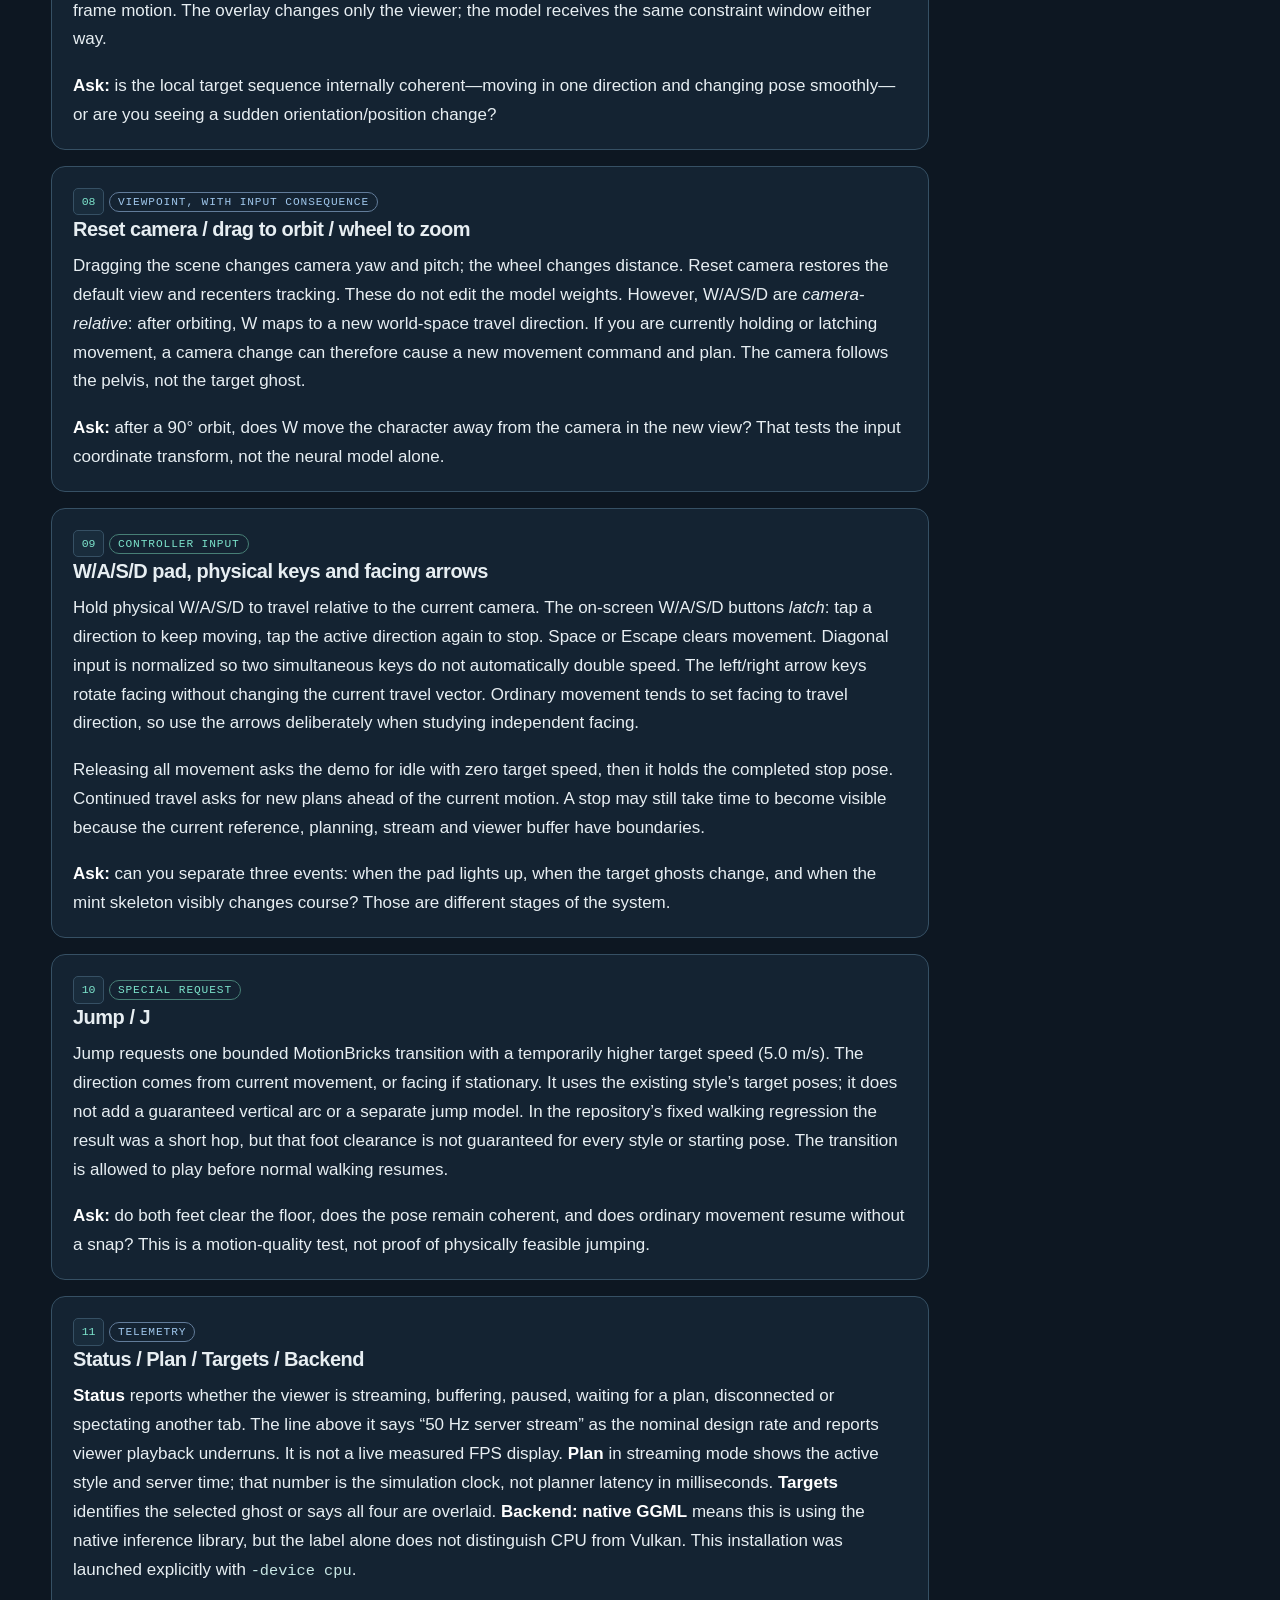
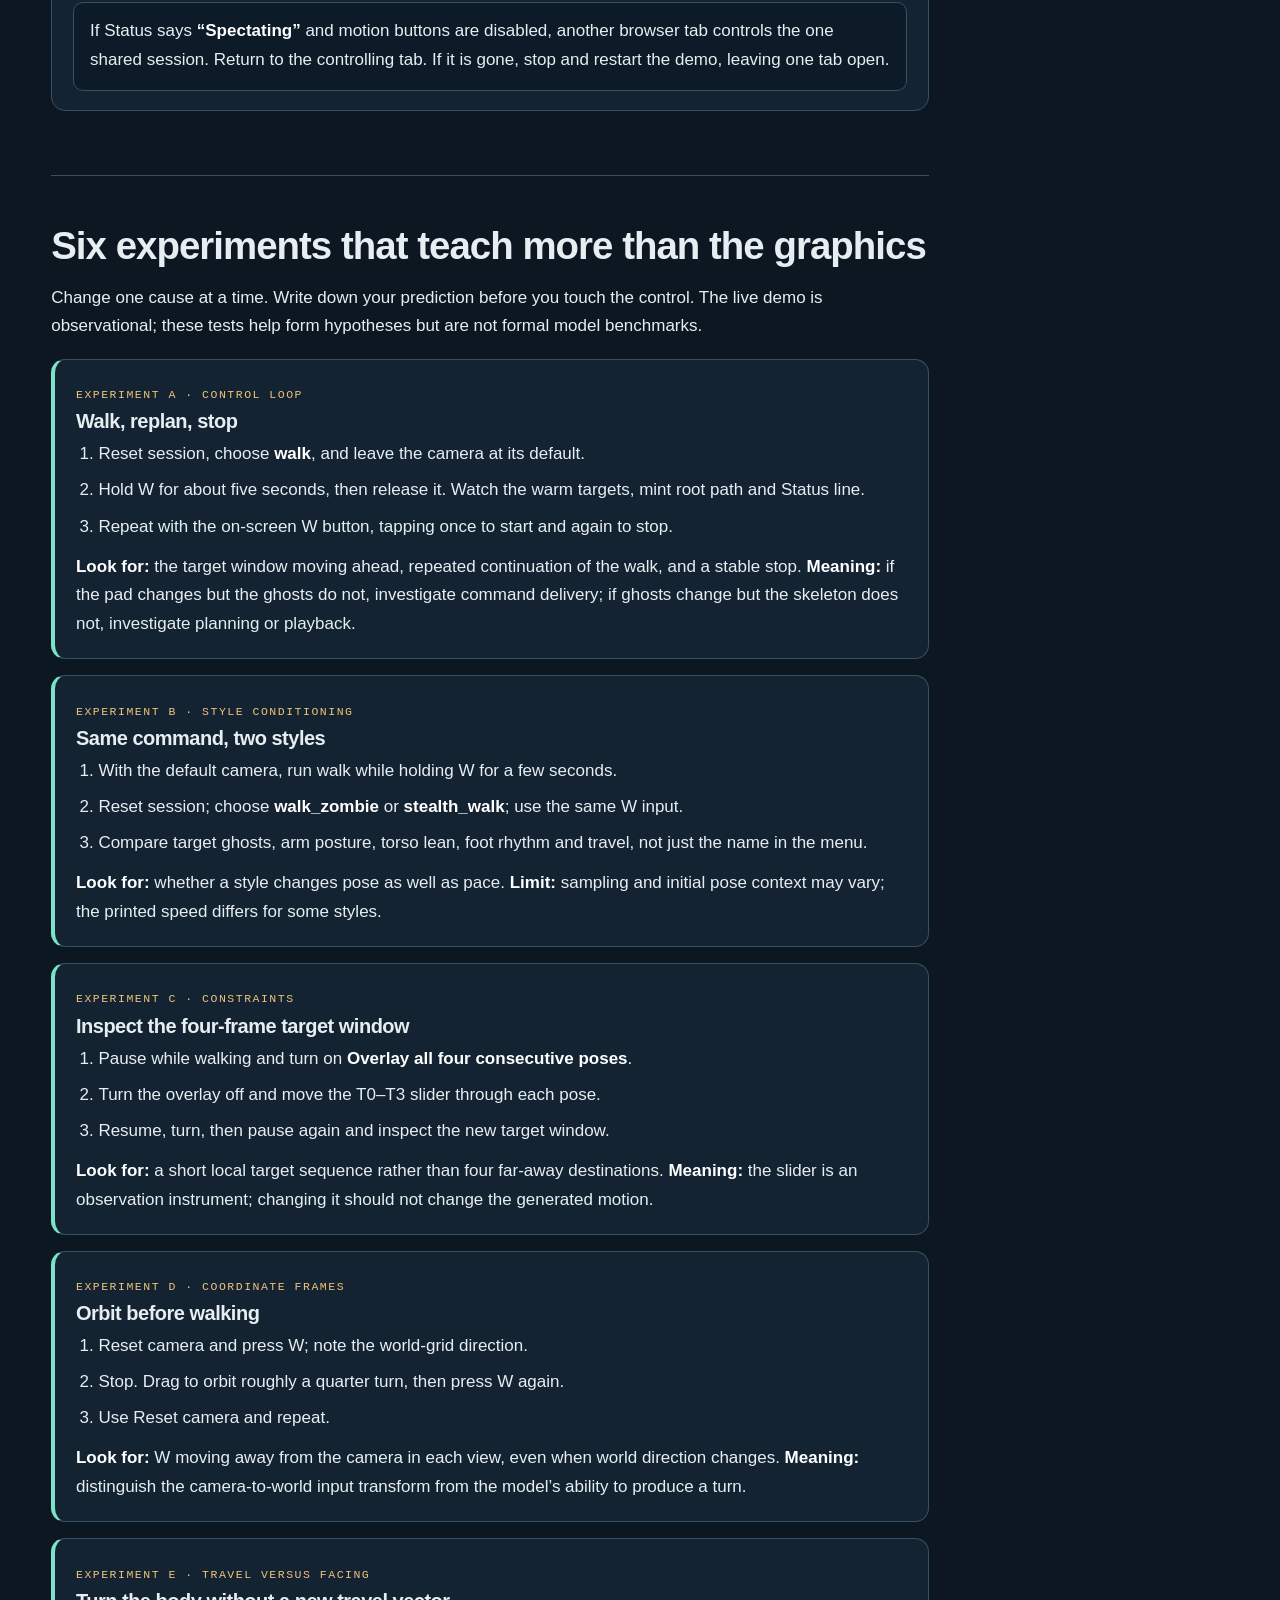
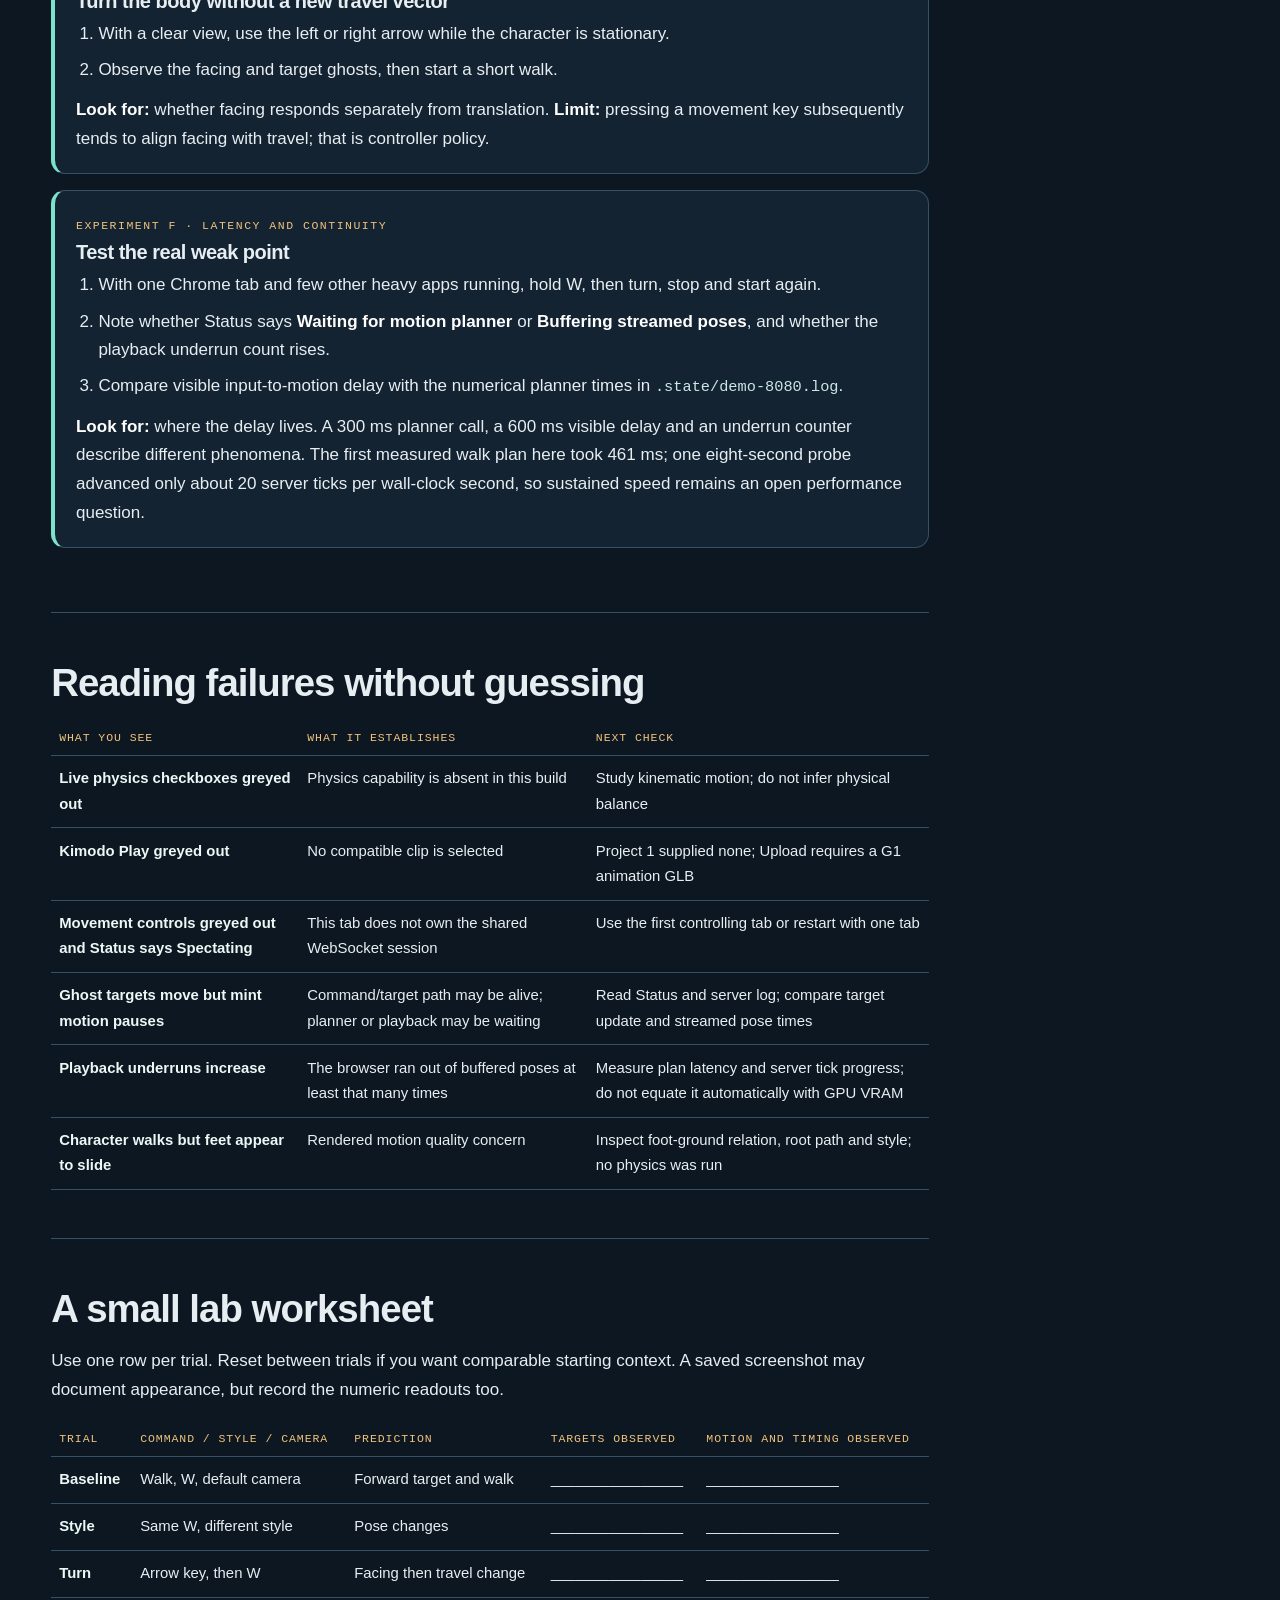
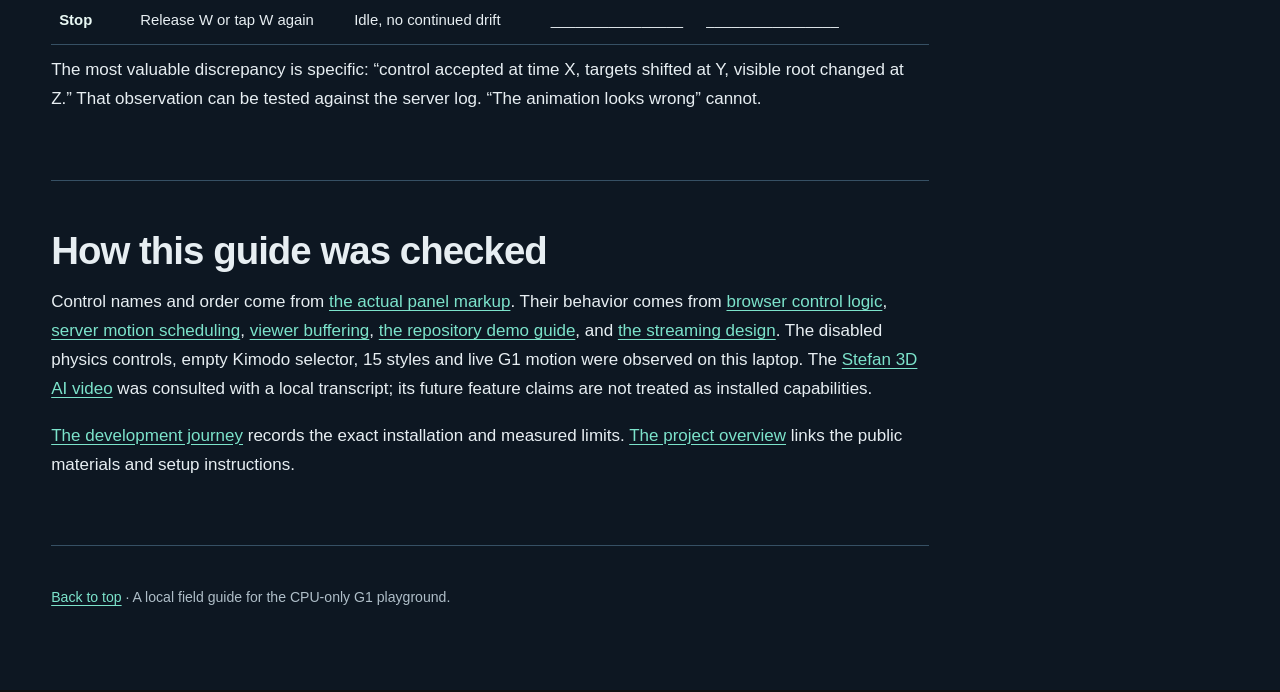
<file: MOTIONBRICKS-PROJECT1-CONTROL-FIELD-GUIDE.html>
<!doctype html>
<html lang="en">
<head>
<meta charset="utf-8">
<meta name="viewport" content="width=device-width, initial-scale=1">
<meta http-equiv="Content-Security-Policy" content="default-src 'none'; style-src 'unsafe-inline'; img-src data:; base-uri 'none'; form-action 'none'">
<title>MotionBricks Project 1 — control field guide</title>
<style>
:root{color-scheme:dark;--bg:#0d1722;--panel:#142332;--panel2:#192c3c;--ink:#e7eef2;--muted:#afbec8;--line:#365064;--mint:#7ce3cb;--gold:#efc27b;--red:#f19d99;--blue:#9fc6eb;--mono:"Cascadia Code","Consolas",monospace;--body:"Segoe UI",Arial,sans-serif;--display:"Bahnschrift","Arial Narrow",Arial,sans-serif}*{box-sizing:border-box}html{scroll-behavior:smooth}body{margin:0;background:radial-gradient(circle at 15% 0%,#203848 0,#0d1722 32rem);color:var(--ink);font:17px/1.7 var(--body)}a{color:var(--mint);text-underline-offset:3px}a:hover{color:#b7f6e7}a:focus-visible,summary:focus-visible{outline:3px solid var(--gold);outline-offset:3px}h1,h2,h3{font-family:var(--display);line-height:1.14;letter-spacing:-.025em}h1{font-size:clamp(2.7rem,6vw,5.1rem);max-width:18ch;margin:.8rem 0}h2{font-size:clamp(1.7rem,3vw,2.5rem);margin:0 0 1rem}h3{font-size:1.25rem;margin:1.2rem 0 .5rem}p{margin:.7rem 0 1.1rem}strong{color:#fff}code,pre,.tag,.eyebrow,.label,.control-id{font-family:var(--mono)}code{font-size:.9em;color:#c9e8e5;overflow-wrap:anywhere}pre{white-space:pre-wrap;overflow-wrap:anywhere;background:#08121b;border:1px solid var(--line);border-radius:12px;padding:1rem 1.2rem;color:#d2efe8;font-size:.82rem;line-height:1.55}ul,ol{padding-left:1.4rem}li{margin:.45rem 0}.shell{display:grid;grid-template-columns:minmax(0,1fr) 260px;gap:2.5rem;max-width:1450px;margin:auto;padding:0 clamp(1rem,4vw,4rem)}main{min-width:0}.rail{position:sticky;top:1.4rem;align-self:start;margin-top:3rem;background:var(--panel);border:1px solid var(--line);border-radius:16px;padding:1.2rem}.rail p{margin:.1rem 0 .8rem;font:.72rem var(--mono);color:var(--gold);text-transform:uppercase;letter-spacing:.12em}.rail a{display:block;color:var(--muted);text-decoration:none;padding:.35rem .15rem;font-size:.89rem}.rail a:hover{color:var(--mint)}.hero{padding:4.2rem 0 2.3rem;border-bottom:1px solid var(--line)}.eyebrow,.tag,.label{color:var(--gold);font-size:.72rem;letter-spacing:.13em;text-transform:uppercase}.lede{font-size:1.2rem;max-width:72ch;color:#d6e4e9}.hero-links{display:flex;gap:.7rem;flex-wrap:wrap;margin-top:1.7rem}.button{display:inline-block;text-decoration:none;border:1px solid var(--mint);border-radius:9px;color:#08201d;background:var(--mint);font-weight:700;padding:.65rem 1rem}.button.secondary{background:transparent;color:var(--mint)}section{padding:3rem 0;border-bottom:1px solid var(--line);scroll-margin-top:1rem}.two,.three{display:grid;gap:1rem}.two{grid-template-columns:repeat(2,1fr)}.three{grid-template-columns:repeat(3,1fr)}.card,.control,.experiment,.note,.panel-map{background:var(--panel);border:1px solid var(--line);border-radius:14px;padding:1.2rem 1.3rem}.control{margin:1rem 0}.control h3{margin:.15rem 0 .5rem}.control-id{display:inline-block;background:var(--panel2);color:var(--mint);border:1px solid var(--line);padding:.18rem .48rem;border-radius:5px;font-size:.72rem}.control p:last-child,.experiment p:last-child{margin-bottom:0}.type{display:inline-block;font:.7rem var(--mono);text-transform:uppercase;letter-spacing:.08em;padding:.18rem .5rem;border-radius:20px;border:1px solid var(--line)}.type.input{color:var(--mint);border-color:#477f76}.type.inspect{color:var(--blue);border-color:#627c9a}.type.session{color:var(--gold);border-color:#8b6a3a}.type.unavailable{color:var(--red);border-color:#a66565}.flow{display:flex;flex-wrap:wrap;align-items:stretch;gap:.5rem;margin:1.5rem 0}.flow div{background:var(--panel2);border:1px solid var(--line);padding:.65rem .8rem;border-radius:8px;flex:1 1 145px;text-align:center;font-size:.84rem}.flow span{align-self:center;color:var(--gold)}.panel-map{border-color:#668474;background:#122a30}.panel-map .row{display:grid;grid-template-columns:2.1rem 1fr;gap:.6rem;border-bottom:1px solid #38565c;padding:.44rem 0}.panel-map .row:last-child{border:0}.panel-map b{font:700 .76rem var(--mono);color:var(--gold)}.panel-map a{text-decoration:none;color:#e0f5ee}.panel-map a:hover{text-decoration:underline}.legend{display:flex;gap:1.3rem;flex-wrap:wrap}.swatch{display:inline-block;width:.95rem;height:.95rem;border-radius:50%;vertical-align:-.12rem;margin-right:.35rem}.mint{background:#55efc4}.orange{background:#ff9a62}.yellow{background:#ffd166}.pink{background:#ff5b8f}.experiment{margin:1rem 0;border-left:4px solid var(--mint)}.experiment h3{margin:.15rem 0}.experiment ol{margin:.4rem 0}.readout{background:#0c1b27;border-radius:10px;border:1px solid var(--line);padding:.9rem 1rem}.small{font-size:.88rem;color:var(--muted)}table{width:100%;border-collapse:collapse;font-size:.93rem}th,td{text-align:left;vertical-align:top;border-bottom:1px solid var(--line);padding:.65rem .5rem}th{color:var(--gold);font:.72rem var(--mono);text-transform:uppercase;letter-spacing:.08em}td:first-child{font-weight:700;color:#eaf9f5}details{border:1px solid var(--line);border-radius:10px;padding:.65rem 1rem;margin:.6rem 0;background:var(--panel)}summary{cursor:pointer;color:var(--mint);font-weight:700}footer{padding:2.5rem 0 5rem;color:var(--muted);font-size:.88rem}@media(max-width:950px){.shell{display:block}.rail{position:static;margin:1rem 0 2rem}.rail nav{columns:2}}@media(max-width:600px){body{font-size:16px}table{display:block;max-width:100%;overflow-x:auto}.hero{padding:2rem 0}.two,.three{grid-template-columns:1fr}.rail nav{columns:1}.flow span{display:none}}@media(prefers-reduced-motion:reduce){html{scroll-behavior:auto}}@media print{:root{color-scheme:light;--bg:#fff;--panel:#fff;--panel2:#fff;--ink:#111;--muted:#333;--line:#aaa;--mint:#055b4a;--gold:#6d4700;--red:#7e1414;--blue:#234c78}body{background:#fff;color:#111;font-size:11pt}.shell{display:block;padding:0}.rail,.hero-links{display:none}.hero{padding:0 0 1rem}section{padding:1.2rem 0;break-inside:avoid}.control,.card,.experiment,.note{break-inside:avoid}a{color:#055b4a}pre{background:#f2f2f2;color:#111}}
</style>
</head>
<body>
<div class="shell"><main>
<header class="hero" id="top"><div class="eyebrow">Project 1 · field guide · actual CPU demo</div><h1>Learn the model through its controls</h1><p class="lede">The right panel is an experimental instrument. Some controls change the G1 planner’s inputs, some expose the targets it was given, and some only change playback or viewpoint. Use this guide with <a href="demo.html">the recorded demo</a> or a local installation to make predictions and check what the system actually does.</p><div class="hero-links"><a class="button" href="demo.html">Watch the demo recording</a><a class="button secondary" href="MOTIONBRICKS-PROJECT1-DEVELOPMENT-JOURNEY.html">Read the build journey</a></div></header>

<section id="mental-model"><h2>First, what is moving?</h2><p>MotionBricks is not taking a text prompt and playing a finished movie. The current controller combines recent G1 pose context with a movement direction, a facing direction and one style asset. It places four nearby target poses, asks the learned model to predict a motion chunk, and uses the resulting root translations and 34 joint rotations as the animated reference. While movement continues, the server plans ahead from the current motion. The browser receives timestamped poses and interpolates them for display.</p>
<div class="flow" aria-label="Input to output chain"><div><strong>Command</strong><br>W/A/S/D · facing · style</div><span>→</span><div><strong>Target window</strong><br>T0–T3 placed poses</div><span>→</span><div><strong>Neural plan</strong><br>root + 34 rotations</div><span>→</span><div><strong>Stream</strong><br>server poses</div><span>→</span><div><strong>Viewer</strong><br>interpolated skeleton</div></div>
<div class="three"><div class="card"><span class="type input">Changes inference</span><h3>Command controls</h3><p>Movement, facing, style and Jump can request a new plan. They are causal inputs to the controller/model system.</p></div><div class="card"><span class="type inspect">Changes inspection</span><h3>Viewer controls</h3><p>Target slider, overlay, orbit, zoom and Reset camera let you examine output and constraints. The target slider does not edit the targets.</p></div><div class="card"><span class="type session">Changes session</span><h3>Playback controls</h3><p>Pause and Reset session affect the shared server timeline. They do not train or alter the weights.</p></div></div></section>

<section id="read-scene"><h2>What to look at in the scene</h2><div class="legend"><span><i class="swatch mint"></i>Mint skeleton: generated animated reference</span><span><i class="swatch orange"></i>Warm ghost: target keyframe</span><span><i class="swatch yellow"></i>Gold root/pelvis marker</span></div><p>The mint bones and joints are the MotionBricks output displayed through the Three.js viewer. The warm diamond-jointed ghosts are the actual placed pose constraints sent to the planner. Mint and orange floor traces show the generated and target root paths. The ground grid gives scale and direction; it is not a physics floor in this build. The camera follows the animated pelvis, so the skeleton remains visible even if a target is ahead or to one side.</p><p><strong>Observation to make:</strong> after changing direction or style, do the target ghosts change first, and does the generated body motion then change? The ghosts are particularly useful for distinguishing an unexpected <em>command/target</em> from an unexpected <em>model response</em>.</p><div class="note"><strong>Do not over-read the colors.</strong> The warm ghost is not a second robot or the “correct answer” pose for every generated frame. It is a small four-pose constraint window. The mint skeleton is not a skinned character and, with physics disabled, it is not an actuated physical G1.</div></section>

<section id="panel-map"><h2>The right panel, from top to bottom</h2><p>This compact map mirrors the order in the live panel. Select an item for the detailed explanation below.</p><div class="panel-map" role="navigation" aria-label="Right panel control map"><div class="row"><b>01</b><a href="#physics">Live physics · GGML SONIC / collision geometry</a></div><div class="row"><b>02</b><a href="#session">Reset session / Pause</a></div><div class="row"><b>03</b><a href="#legend">Animated model / Target keyframes legend</a></div><div class="row"><b>04</b><a href="#style">Upstream pose style</a></div><div class="row"><b>05</b><a href="#kimodo">Authored Kimodo sequence / Play / Upload</a></div><div class="row"><b>06</b><a href="#target">Inspect placed target T0–T3 slider</a></div><div class="row"><b>07</b><a href="#overlay">Overlay all four consecutive poses</a></div><div class="row"><b>08</b><a href="#camera">Reset camera / orbit / zoom</a></div><div class="row"><b>09</b><a href="#movement">W/A/S/D pad and keyboard</a></div><div class="row"><b>10</b><a href="#jump">Jump J</a></div><div class="row"><b>11</b><a href="#readouts">Status / Plan / Targets / Backend</a></div></div></section>

<section id="controls"><h2>Every control explained</h2>
<article class="control" id="physics"><span class="control-id">01</span> <span class="type unavailable">Unavailable in this build</span><h3>Live physics · GGML SONIC and Show collision geometry</h3><p>Both checkboxes are visible but disabled in Project 1. This build set <code>MOTIONBRICKS_ENABLE_PHYSICS=OFF</code> and has no SONIC model or MuJoCo scene. MotionBricks currently supplies a <em>kinematic reference</em>: desired poses, with no actuator tracking, contact forces or physical fall simulation. If physics were separately installed, the demo could show a blue generated reference, green physical robot and optional collision shapes. None of that is being tested by these disabled controls now.</p><p><strong>Ask:</strong> does the reference look plausible? Do not infer balance, ground forces or robot executability from this skeleton-only display.</p></article>
<article class="control" id="session"><span class="control-id">02</span> <span class="type session">Session</span><h3>Reset session / Pause–Resume</h3><p><strong>Pause</strong> stops the server-owned timeline; <strong>Resume</strong> continues it. This is useful for freezing a pose while you inspect the target ghosts. <strong>Reset session</strong> starts a fresh simulation epoch, resets motion context and the timeline, and recenters the camera follow state. It is the fair starting point for comparing two control sequences. It does not reload or retrain the model.</p><p><strong>Ask:</strong> if you reset, hold W for the same duration and select the same style, is the broad trajectory reproducible? Sampling can still produce variation; a visual test alone is not a strict numerical parity test.</p></article>
<article class="control" id="legend"><span class="control-id">03</span> <span class="type inspect">Legend</span><h3>Animated model / Target keyframes</h3><p>The mint swatch marks the generated skeleton; the orange swatch marks target constraints. It is a legend, not a switch. The actual target pose is allowed to overlap the character or sit sideways after stopping or turning; the viewer does not move it to make the composition prettier. That is useful evidence about what the planner was asked to do.</p></article>
<article class="control" id="style"><span class="control-id">04</span> <span class="type input">Model input</span><h3>Upstream pose style</h3><p>The menu loads the 15 supplied <code>.mbstyle</code> assets. Each option displays a name and nominal speed in m/s. Selecting a different asset changes the controller’s style target and requests a new plan. It is not a text prompt, a newly trained model, or a guarantee that the character will exactly travel at the printed speed. When you release movement, the demo requests idle behavior regardless of the walking style you were exploring.</p><p>For a clean comparison, use the same movement direction and camera angle, run one style, reset, and repeat with another. Look at arm posture, torso lean, step timing, root path and the target ghost—not just whether the label changed.</p><details><summary>Show all 15 installed styles and their displayed speeds</summary><table><thead><tr><th>Style</th><th>Displayed speed</th><th>Useful comparison</th></tr></thead><tbody><tr><td>idle</td><td>0.0 m/s</td><td>Standing or stopping baseline</td></tr><tr><td>slow_walk</td><td>0.3 m/s</td><td>Compare pace with walk</td></tr><tr><td>walk</td><td>1.0 m/s</td><td>Default locomotion baseline</td></tr><tr><td>hand_crawling</td><td>0.5 m/s</td><td>Compare body height and limb use</td></tr><tr><td>elbow_crawling</td><td>0.8 m/s</td><td>Compare with hand crawling</td></tr><tr><td>stealth_walk</td><td>1.0 m/s</td><td>Compare posture at the same displayed speed as walk</td></tr><tr><td>injured_walk</td><td>0.5 m/s</td><td>Compare asymmetry</td></tr><tr><td>walk_stealth</td><td>0.7 m/s</td><td>Compare with stealth_walk</td></tr><tr><td>walk_happy_dance</td><td>1.0 m/s</td><td>Compare expressive limb motion</td></tr><tr><td>walk_zombie</td><td>0.6 m/s</td><td>Compare upper-body pose</td></tr><tr><td>walk_boxing</td><td>1.0 m/s</td><td>Compare arm position</td></tr><tr><td>walk_gun</td><td>0.6 m/s</td><td>Compare arm position; no actual gun interaction</td></tr><tr><td>walk_scared</td><td>0.6 m/s</td><td>Compare expression through motion</td></tr><tr><td>walk_left</td><td>0.2 m/s</td><td>Compare lateral style with travel direction</td></tr><tr><td>walk_right</td><td>0.2 m/s</td><td>Compare opposite lateral style</td></tr></tbody></table><p class="small">The names and speeds are asset metadata. Suggested comparisons are experiments, not validation of every named behavior.</p></details></article>
<article class="control" id="kimodo"><span class="control-id">05</span> <span class="type unavailable">Optional external asset</span><h3>Authored Kimodo sequence / Play / Upload animation GLB</h3><p>The selector is empty and <strong>Play</strong> is disabled until a compatible animation is available. <strong>Upload animation GLB</strong> accepts a Kimodo G1 <code>g1skel34</code> skeleton-animation GLB at 30 FPS, no more than 16 MiB and 10 minutes. It does not retarget arbitrary characters or meshes. No such clip was supplied with Project 1.</p><p>After a validated upload, Play stitches a short entry blend to the authored clip, plays the clip without normal movement interruption, then hands the final poses back to MotionBricks for continuing locomotion. During authored playback the normal motion controls are locked. Uploads live in server memory until restart. This is a different experiment from style-conditioned live planning: a Kimodo clip is pre-authored playback, not MotionBricks inventing that sequence on the fly.</p></article>
<article class="control" id="target"><span class="control-id">06</span> <span class="type inspect">Inspector</span><h3>Inspect placed target: T0–T3 slider</h3><p>Moving this slider chooses which of the four <em>already supplied</em> target poses is fully visible. It does not move the target, alter the prediction, choose a future destination, or scrub the generated motion. The four target poses are consecutive at 30 FPS—about one tenth of a second from T0 to T3—so their root positions may be very close. The panel’s “Targets” line names the selected one.</p><p><strong>Ask:</strong> do the ghosts sit ahead when walking forward? What happens to their placement after a direction change or stop? If a turn looks odd, inspect the targets before blaming the network or graphics.</p></article>
<article class="control" id="overlay"><span class="control-id">07</span> <span class="type inspect">Inspector</span><h3>Overlay all four consecutive poses</h3><p>This displays T0, T1, T2 and T3 together at different opacities instead of showing only the slider-selected pose. It makes a short pose trajectory visible. T0–T3 are not four distant waypoints and not the full predicted 30-frame motion. The overlay changes only the viewer; the model receives the same constraint window either way.</p><p><strong>Ask:</strong> is the local target sequence internally coherent—moving in one direction and changing pose smoothly—or are you seeing a sudden orientation/position change?</p></article>
<article class="control" id="camera"><span class="control-id">08</span> <span class="type inspect">Viewpoint, with input consequence</span><h3>Reset camera / drag to orbit / wheel to zoom</h3><p>Dragging the scene changes camera yaw and pitch; the wheel changes distance. Reset camera restores the default view and recenters tracking. These do not edit the model weights. However, W/A/S/D are <em>camera-relative</em>: after orbiting, W maps to a new world-space travel direction. If you are currently holding or latching movement, a camera change can therefore cause a new movement command and plan. The camera follows the pelvis, not the target ghost.</p><p><strong>Ask:</strong> after a 90° orbit, does W move the character away from the camera in the new view? That tests the input coordinate transform, not the neural model alone.</p></article>
<article class="control" id="movement"><span class="control-id">09</span> <span class="type input">Controller input</span><h3>W/A/S/D pad, physical keys and facing arrows</h3><p>Hold physical W/A/S/D to travel relative to the current camera. The on-screen W/A/S/D buttons <em>latch</em>: tap a direction to keep moving, tap the active direction again to stop. Space or Escape clears movement. Diagonal input is normalized so two simultaneous keys do not automatically double speed. The left/right arrow keys rotate facing without changing the current travel vector. Ordinary movement tends to set facing to travel direction, so use the arrows deliberately when studying independent facing.</p><p>Releasing all movement asks the demo for idle with zero target speed, then it holds the completed stop pose. Continued travel asks for new plans ahead of the current motion. A stop may still take time to become visible because the current reference, planning, stream and viewer buffer have boundaries.</p><p><strong>Ask:</strong> can you separate three events: when the pad lights up, when the target ghosts change, and when the mint skeleton visibly changes course? Those are different stages of the system.</p></article>
<article class="control" id="jump"><span class="control-id">10</span> <span class="type input">Special request</span><h3>Jump / J</h3><p>Jump requests one bounded MotionBricks transition with a temporarily higher target speed (5.0 m/s). The direction comes from current movement, or facing if stationary. It uses the existing style’s target poses; it does not add a guaranteed vertical arc or a separate jump model. In the repository’s fixed walking regression the result was a short hop, but that foot clearance is not guaranteed for every style or starting pose. The transition is allowed to play before normal walking resumes.</p><p><strong>Ask:</strong> do both feet clear the floor, does the pose remain coherent, and does ordinary movement resume without a snap? This is a motion-quality test, not proof of physically feasible jumping.</p></article>
<article class="control" id="readouts"><span class="control-id">11</span> <span class="type inspect">Telemetry</span><h3>Status / Plan / Targets / Backend</h3><p><strong>Status</strong> reports whether the viewer is streaming, buffering, paused, waiting for a plan, disconnected or spectating another tab. The line above it says “50 Hz server stream” as the nominal design rate and reports viewer playback underruns. It is not a live measured FPS display. <strong>Plan</strong> in streaming mode shows the active style and server time; that number is the simulation clock, not planner latency in milliseconds. <strong>Targets</strong> identifies the selected ghost or says all four are overlaid. <strong>Backend: native GGML</strong> means this is using the native inference library, but the label alone does not distinguish CPU from Vulkan. This installation was launched explicitly with <code>-device cpu</code>.</p><div class="readout">If Status says <strong>“Spectating”</strong> and motion buttons are disabled, another browser tab controls the one shared session. Return to the controlling tab. If it is gone, stop and restart the demo, leaving one tab open.</div></article>
</section>

<section id="experiments"><h2>Six experiments that teach more than the graphics</h2><p>Change one cause at a time. Write down your prediction before you touch the control. The live demo is observational; these tests help form hypotheses but are not formal model benchmarks.</p>
<article class="experiment"><span class="label">Experiment A · control loop</span><h3>Walk, replan, stop</h3><ol><li>Reset session, choose <strong>walk</strong>, and leave the camera at its default.</li><li>Hold W for about five seconds, then release it. Watch the warm targets, mint root path and Status line.</li><li>Repeat with the on-screen W button, tapping once to start and again to stop.</li></ol><p><strong>Look for:</strong> the target window moving ahead, repeated continuation of the walk, and a stable stop. <strong>Meaning:</strong> if the pad changes but the ghosts do not, investigate command delivery; if ghosts change but the skeleton does not, investigate planning or playback.</p></article>
<article class="experiment"><span class="label">Experiment B · style conditioning</span><h3>Same command, two styles</h3><ol><li>With the default camera, run walk while holding W for a few seconds.</li><li>Reset session; choose <strong>walk_zombie</strong> or <strong>stealth_walk</strong>; use the same W input.</li><li>Compare target ghosts, arm posture, torso lean, foot rhythm and travel, not just the name in the menu.</li></ol><p><strong>Look for:</strong> whether a style changes pose as well as pace. <strong>Limit:</strong> sampling and initial pose context may vary; the printed speed differs for some styles.</p></article>
<article class="experiment"><span class="label">Experiment C · constraints</span><h3>Inspect the four-frame target window</h3><ol><li>Pause while walking and turn on <strong>Overlay all four consecutive poses</strong>.</li><li>Turn the overlay off and move the T0–T3 slider through each pose.</li><li>Resume, turn, then pause again and inspect the new target window.</li></ol><p><strong>Look for:</strong> a short local target sequence rather than four far-away destinations. <strong>Meaning:</strong> the slider is an observation instrument; changing it should not change the generated motion.</p></article>
<article class="experiment"><span class="label">Experiment D · coordinate frames</span><h3>Orbit before walking</h3><ol><li>Reset camera and press W; note the world-grid direction.</li><li>Stop. Drag to orbit roughly a quarter turn, then press W again.</li><li>Use Reset camera and repeat.</li></ol><p><strong>Look for:</strong> W moving away from the camera in each view, even when world direction changes. <strong>Meaning:</strong> distinguish the camera-to-world input transform from the model’s ability to produce a turn.</p></article>
<article class="experiment"><span class="label">Experiment E · travel versus facing</span><h3>Turn the body without a new travel vector</h3><ol><li>With a clear view, use the left or right arrow while the character is stationary.</li><li>Observe the facing and target ghosts, then start a short walk.</li></ol><p><strong>Look for:</strong> whether facing responds separately from translation. <strong>Limit:</strong> pressing a movement key subsequently tends to align facing with travel; that is controller policy.</p></article>
<article class="experiment"><span class="label">Experiment F · latency and continuity</span><h3>Test the real weak point</h3><ol><li>With one Chrome tab and few other heavy apps running, hold W, then turn, stop and start again.</li><li>Note whether Status says <strong>Waiting for motion planner</strong> or <strong>Buffering streamed poses</strong>, and whether the playback underrun count rises.</li><li>Compare visible input-to-motion delay with the numerical planner times in <code>.state/demo-8080.log</code>.</li></ol><p><strong>Look for:</strong> where the delay lives. A 300 ms planner call, a 600 ms visible delay and an underrun counter describe different phenomena. The first measured walk plan here took 461 ms; one eight-second probe advanced only about 20 server ticks per wall-clock second, so sustained speed remains an open performance question.</p></article>
</section>

<section id="interpret"><h2>Reading failures without guessing</h2><table><thead><tr><th>What you see</th><th>What it establishes</th><th>Next check</th></tr></thead><tbody><tr><td>Live physics checkboxes greyed out</td><td>Physics capability is absent in this build</td><td>Study kinematic motion; do not infer physical balance</td></tr><tr><td>Kimodo Play greyed out</td><td>No compatible clip is selected</td><td>Project 1 supplied none; Upload requires a G1 animation GLB</td></tr><tr><td>Movement controls greyed out and Status says Spectating</td><td>This tab does not own the shared WebSocket session</td><td>Use the first controlling tab or restart with one tab</td></tr><tr><td>Ghost targets move but mint motion pauses</td><td>Command/target path may be alive; planner or playback may be waiting</td><td>Read Status and server log; compare target update and streamed pose times</td></tr><tr><td>Playback underruns increase</td><td>The browser ran out of buffered poses at least that many times</td><td>Measure plan latency and server tick progress; do not equate it automatically with GPU VRAM</td></tr><tr><td>Character walks but feet appear to slide</td><td>Rendered motion quality concern</td><td>Inspect foot-ground relation, root path and style; no physics was run</td></tr></tbody></table></section>

<section id="worksheet"><h2>A small lab worksheet</h2><p>Use one row per trial. Reset between trials if you want comparable starting context. A saved screenshot may document appearance, but record the numeric readouts too.</p><table><thead><tr><th>Trial</th><th>Command / style / camera</th><th>Prediction</th><th>Targets observed</th><th>Motion and timing observed</th></tr></thead><tbody><tr><td>Baseline</td><td>Walk, W, default camera</td><td>Forward target and walk</td><td>________________</td><td>________________</td></tr><tr><td>Style</td><td>Same W, different style</td><td>Pose changes</td><td>________________</td><td>________________</td></tr><tr><td>Turn</td><td>Arrow key, then W</td><td>Facing then travel change</td><td>________________</td><td>________________</td></tr><tr><td>Stop</td><td>Release W or tap W again</td><td>Idle, no continued drift</td><td>________________</td><td>________________</td></tr></tbody></table><p>The most valuable discrepancy is specific: “control accepted at time X, targets shifted at Y, visible root changed at Z.” That observation can be tested against the server log. “The animation looks wrong” cannot.</p></section>

<section id="sources"><h2>How this guide was checked</h2><p>Control names and order come from <a href="https://github.com/localai-org/motion-bricks.cpp/blob/2727a456e0a99baf64476496cd58115fef717944/demo/web/index.html">the actual panel markup</a>. Their behavior comes from <a href="https://github.com/localai-org/motion-bricks.cpp/blob/2727a456e0a99baf64476496cd58115fef717944/demo/web/app.js">browser control logic</a>, <a href="https://github.com/localai-org/motion-bricks.cpp/blob/2727a456e0a99baf64476496cd58115fef717944/demo/stream.go">server motion scheduling</a>, <a href="https://github.com/localai-org/motion-bricks.cpp/blob/2727a456e0a99baf64476496cd58115fef717944/demo/web/stream-client.js">viewer buffering</a>, <a href="https://github.com/localai-org/motion-bricks.cpp/blob/2727a456e0a99baf64476496cd58115fef717944/docs/DEMO.md">the repository demo guide</a>, and <a href="https://github.com/localai-org/motion-bricks.cpp/blob/2727a456e0a99baf64476496cd58115fef717944/docs/STREAMING.md">the streaming design</a>. The disabled physics controls, empty Kimodo selector, 15 styles and live G1 motion were observed on this laptop. The <a href="https://www.youtube.com/watch?v=lj-xPo7ueGA">Stefan 3D AI video</a> was consulted with a local transcript; its future feature claims are not treated as installed capabilities.</p><p><a href="MOTIONBRICKS-PROJECT1-DEVELOPMENT-JOURNEY.html">The development journey</a> records the exact installation and measured limits. <a href="index.html">The project overview</a> links the public materials and setup instructions.</p></section>
<footer><a href="#top">Back to top</a> · A local field guide for the CPU-only G1 playground.</footer>
</main><aside class="rail"><p>Field map</p><nav aria-label="On this page"><a href="#mental-model">The causal chain</a><a href="#read-scene">Read the scene</a><a href="#panel-map">Right-panel map</a><a href="#controls">All controls</a><a href="#experiments">Six experiments</a><a href="#interpret">Read failures</a><a href="#worksheet">Lab worksheet</a><a href="#sources">Evidence</a></nav></aside></div>
</body></html>
</file>
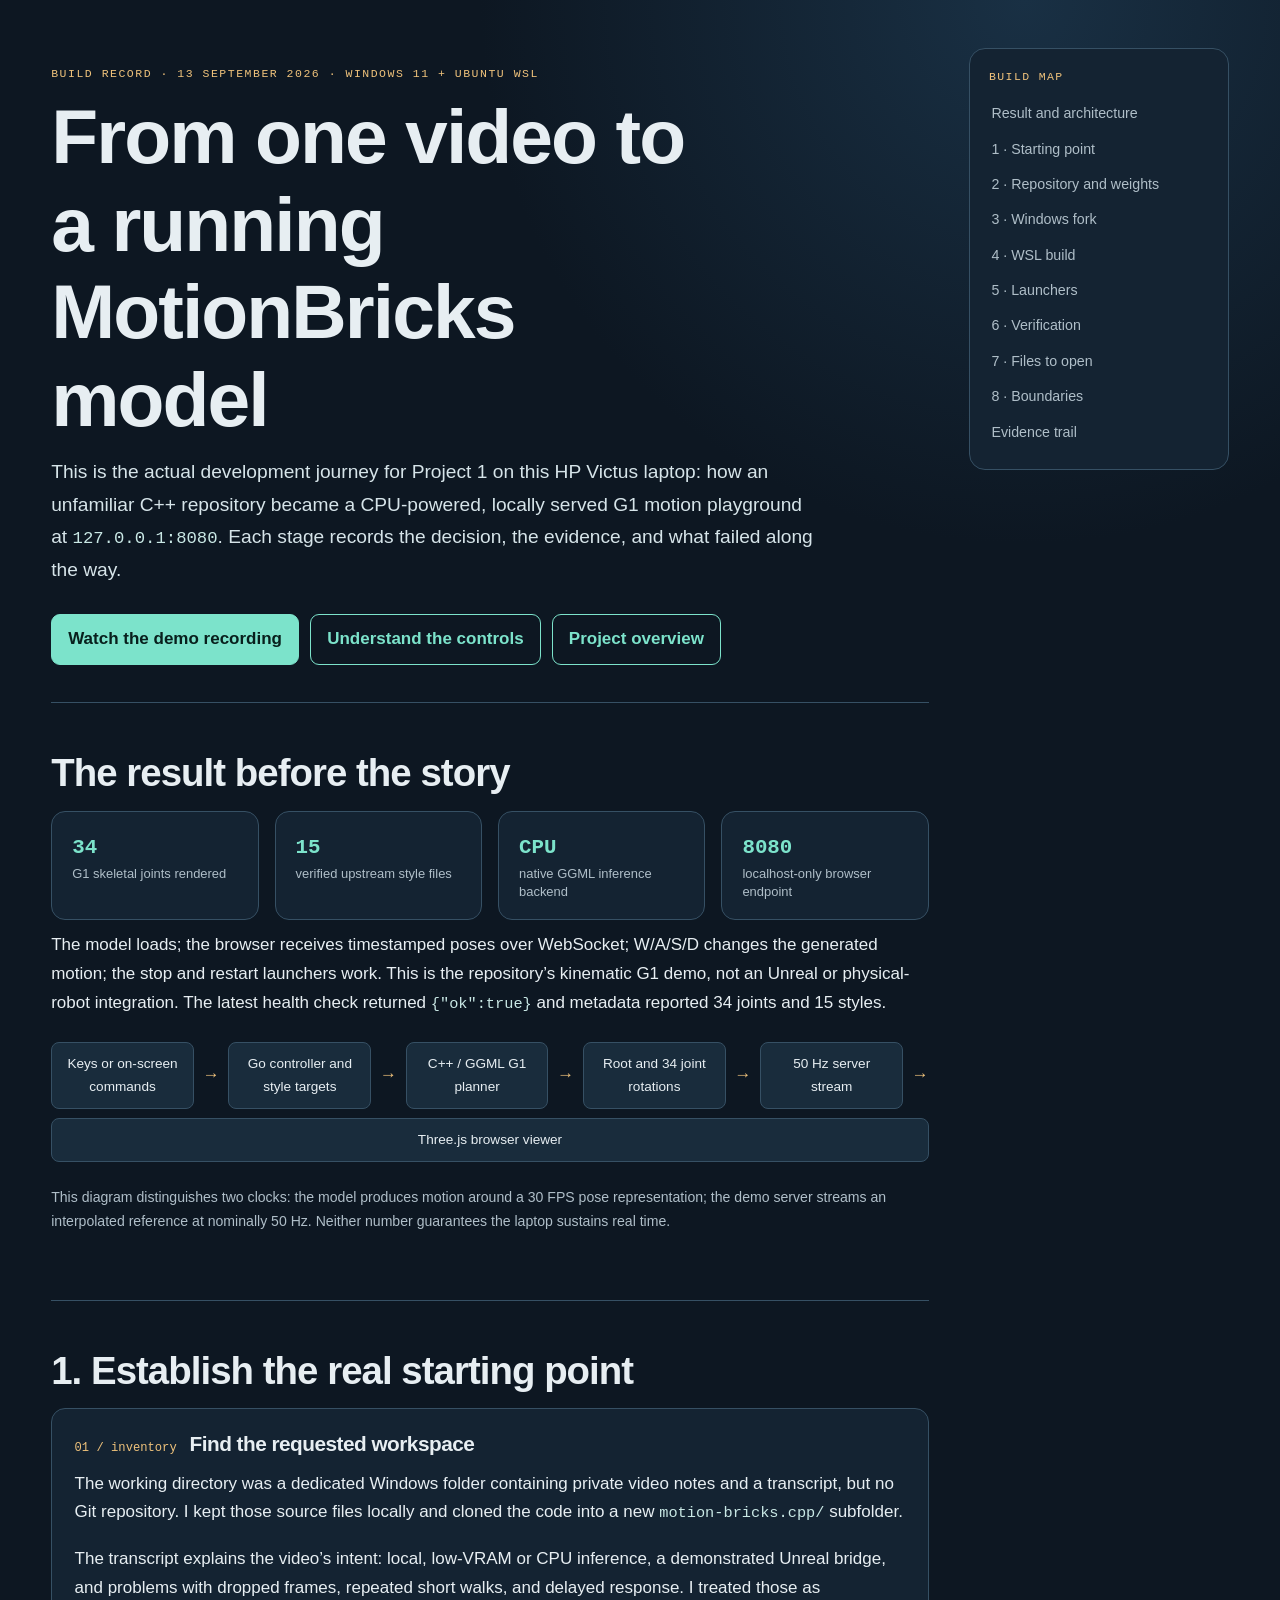
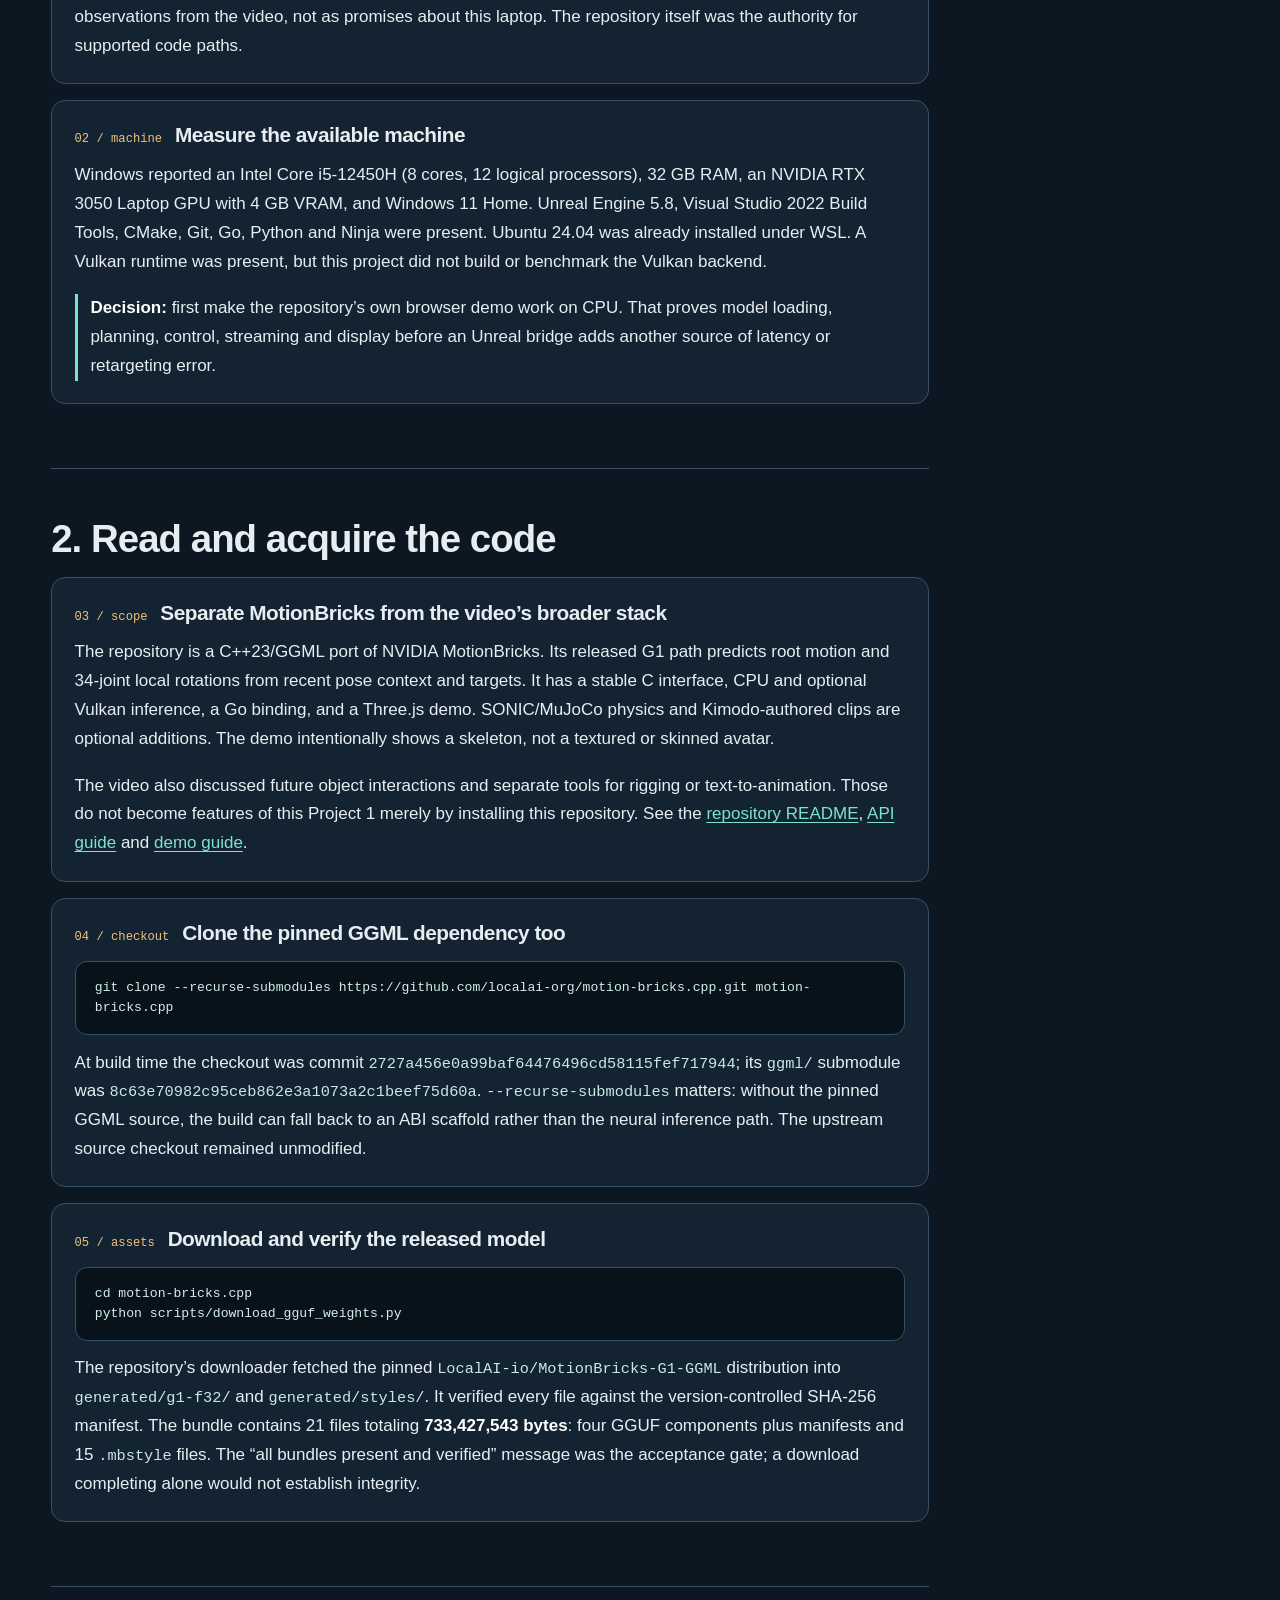
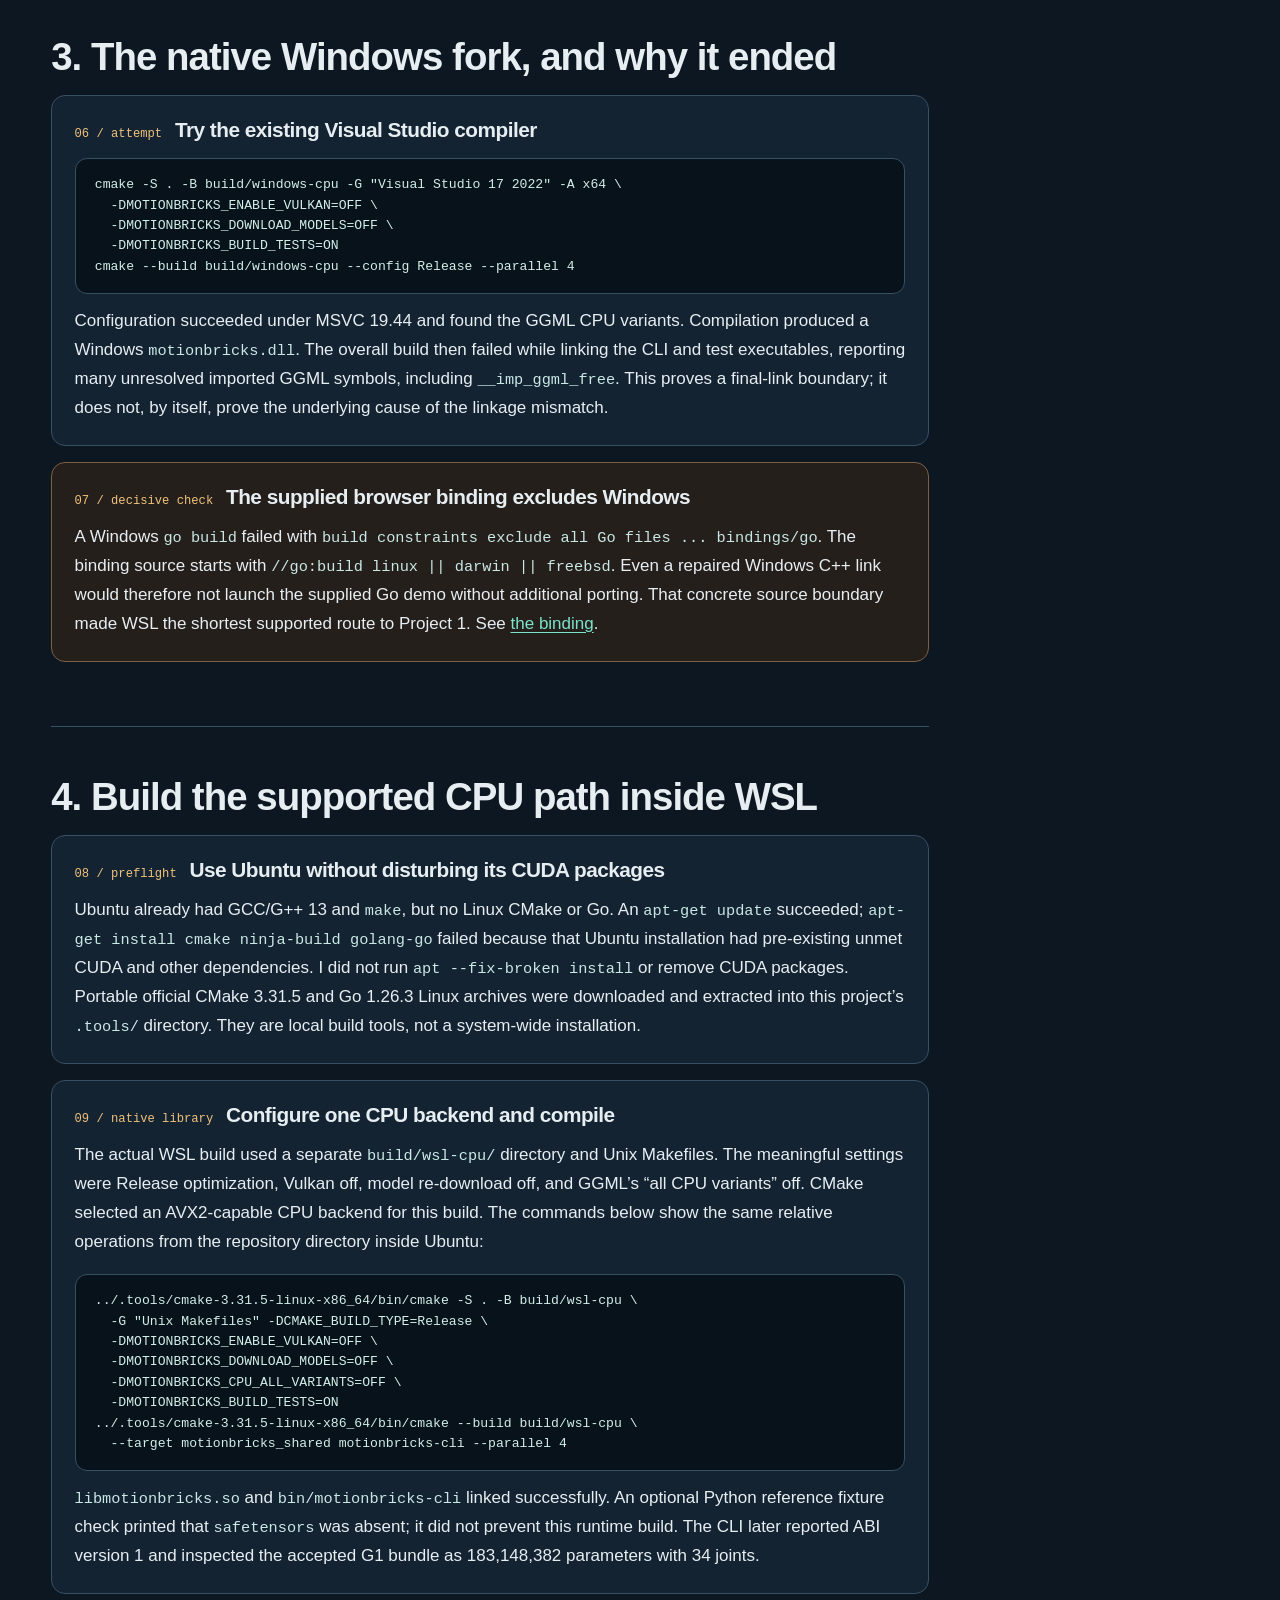
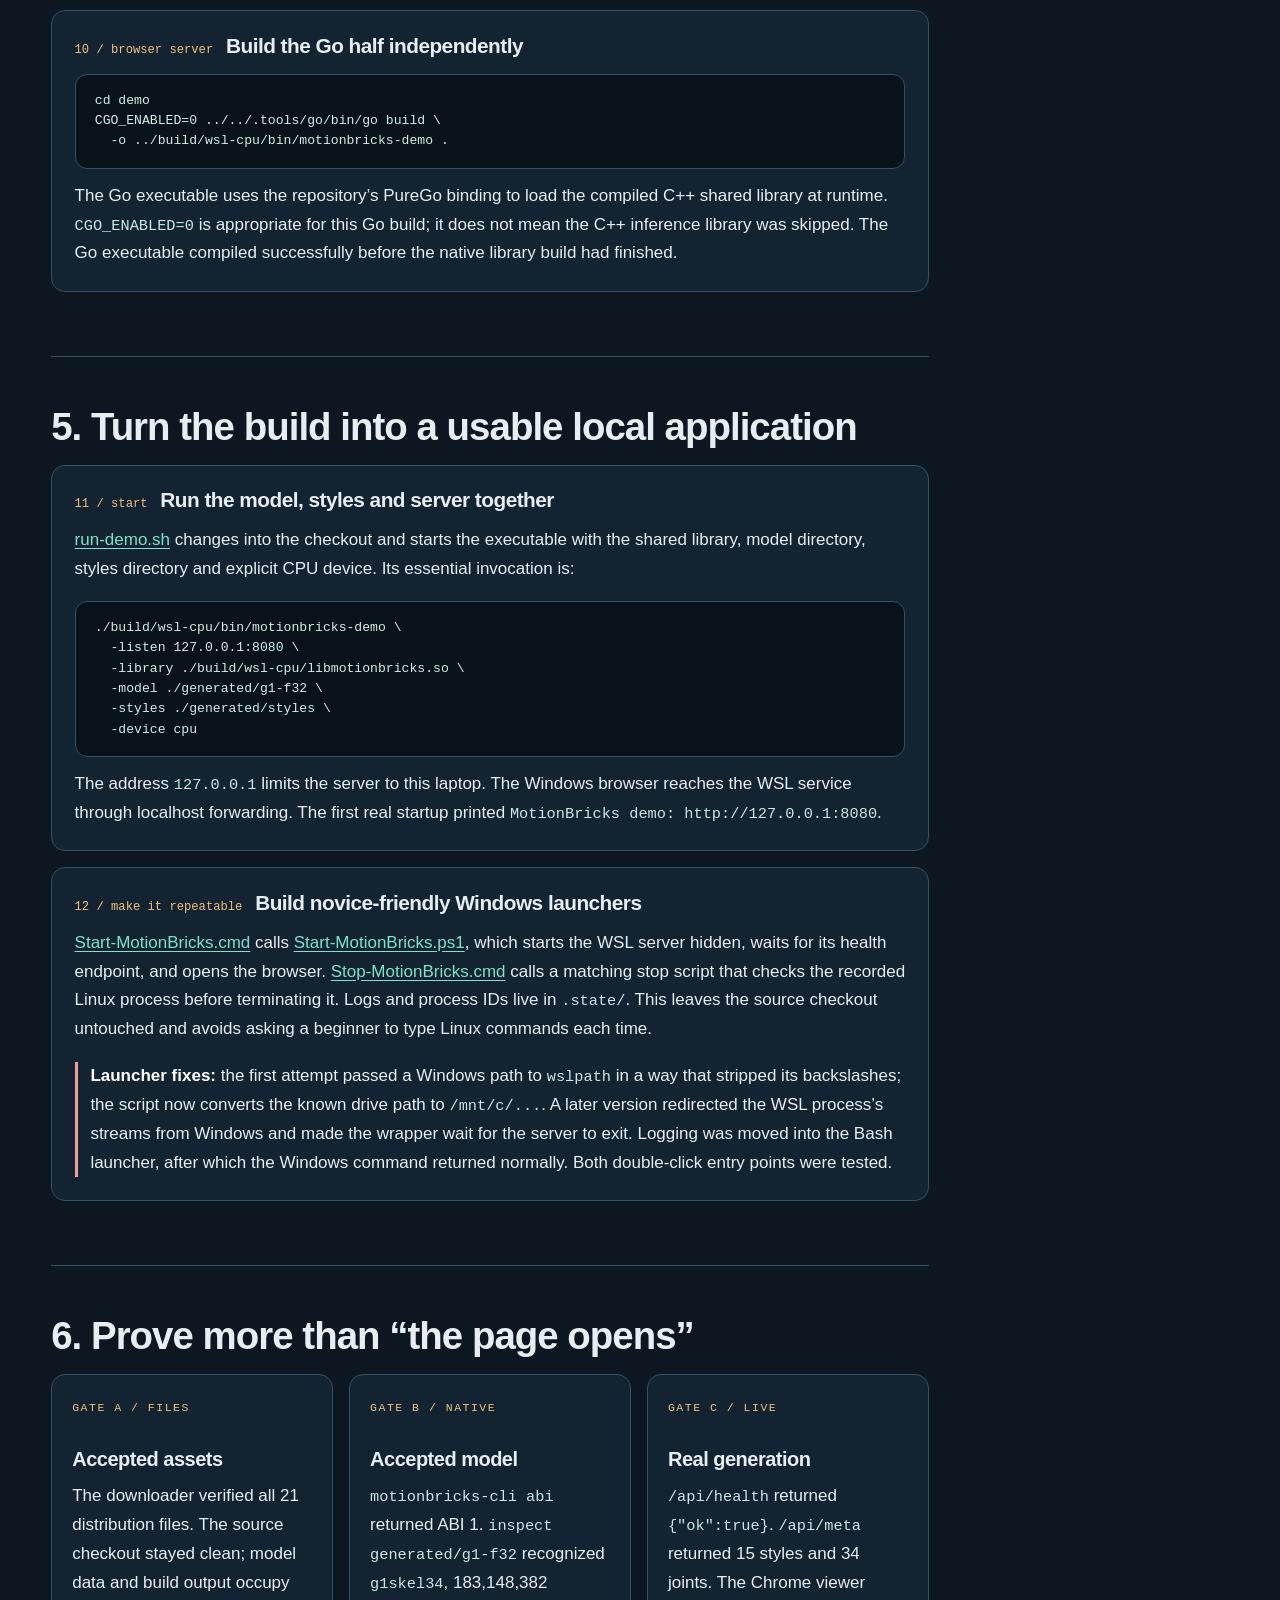
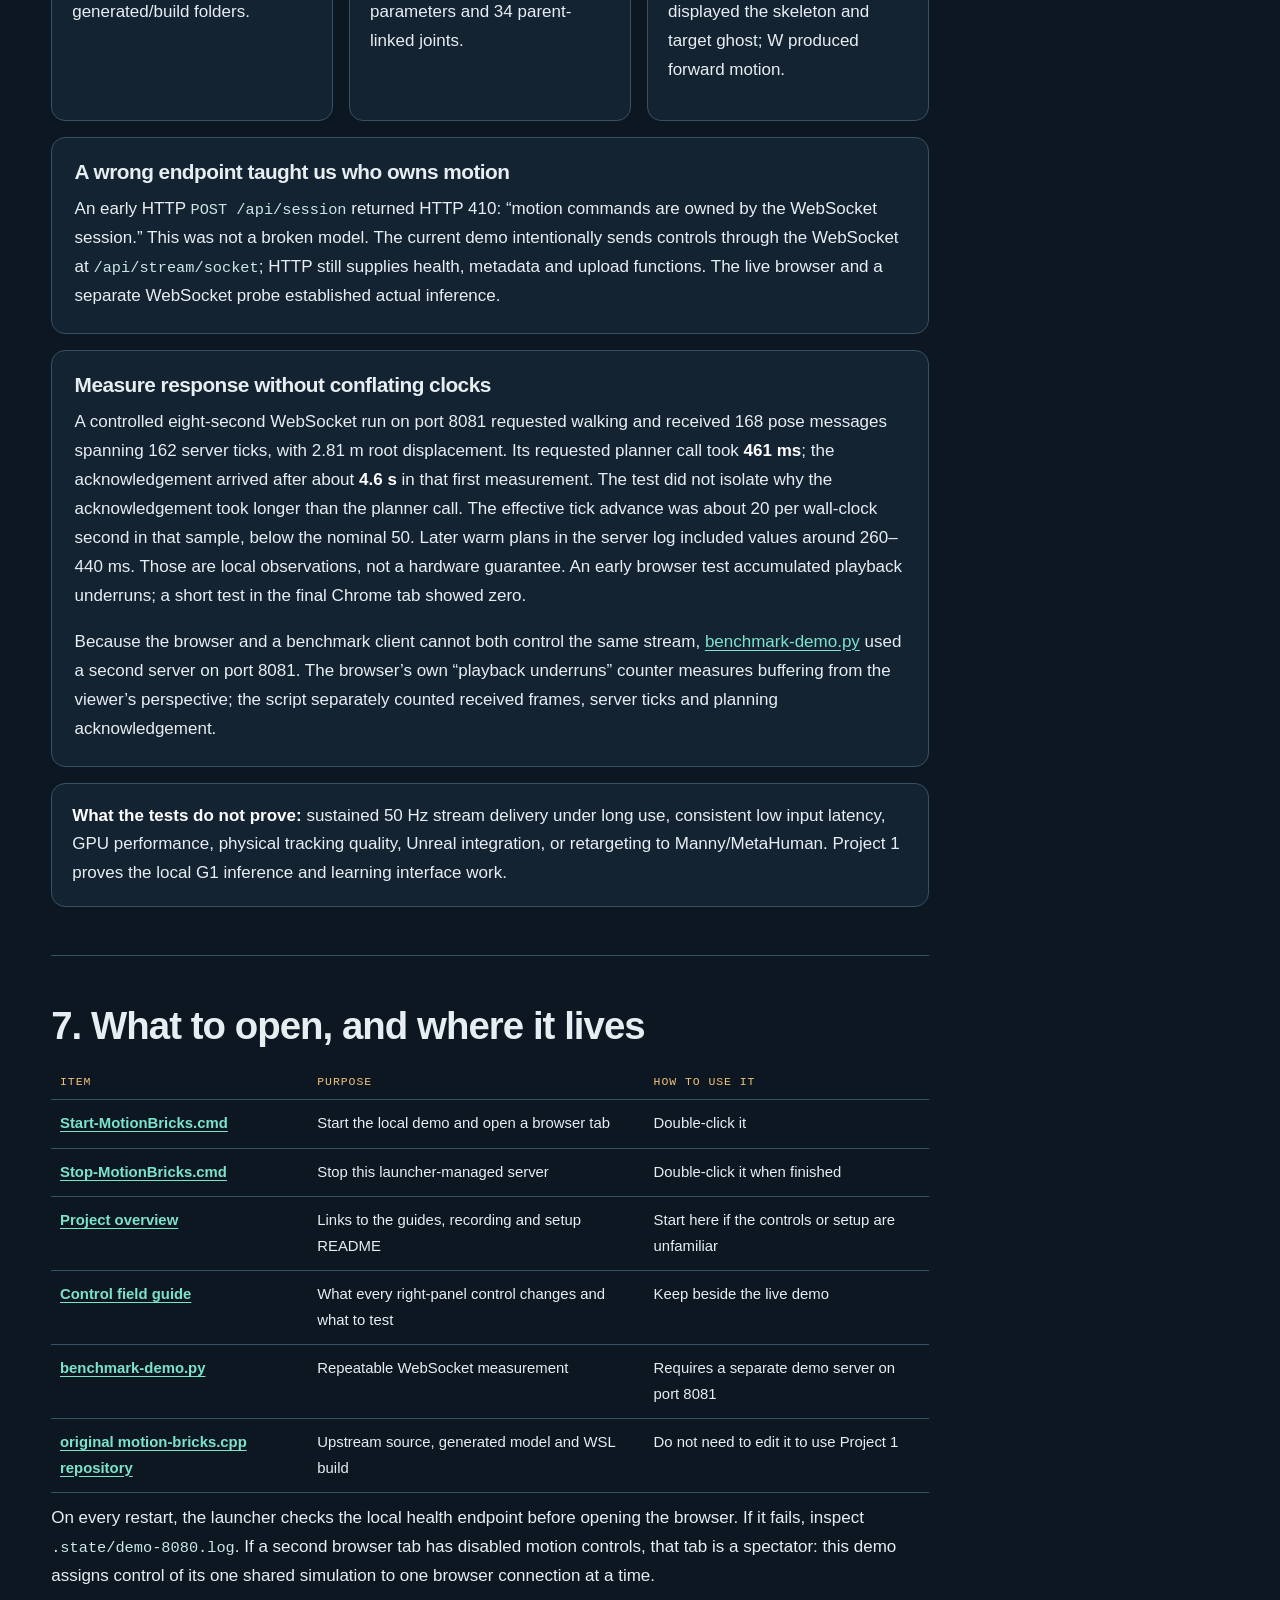
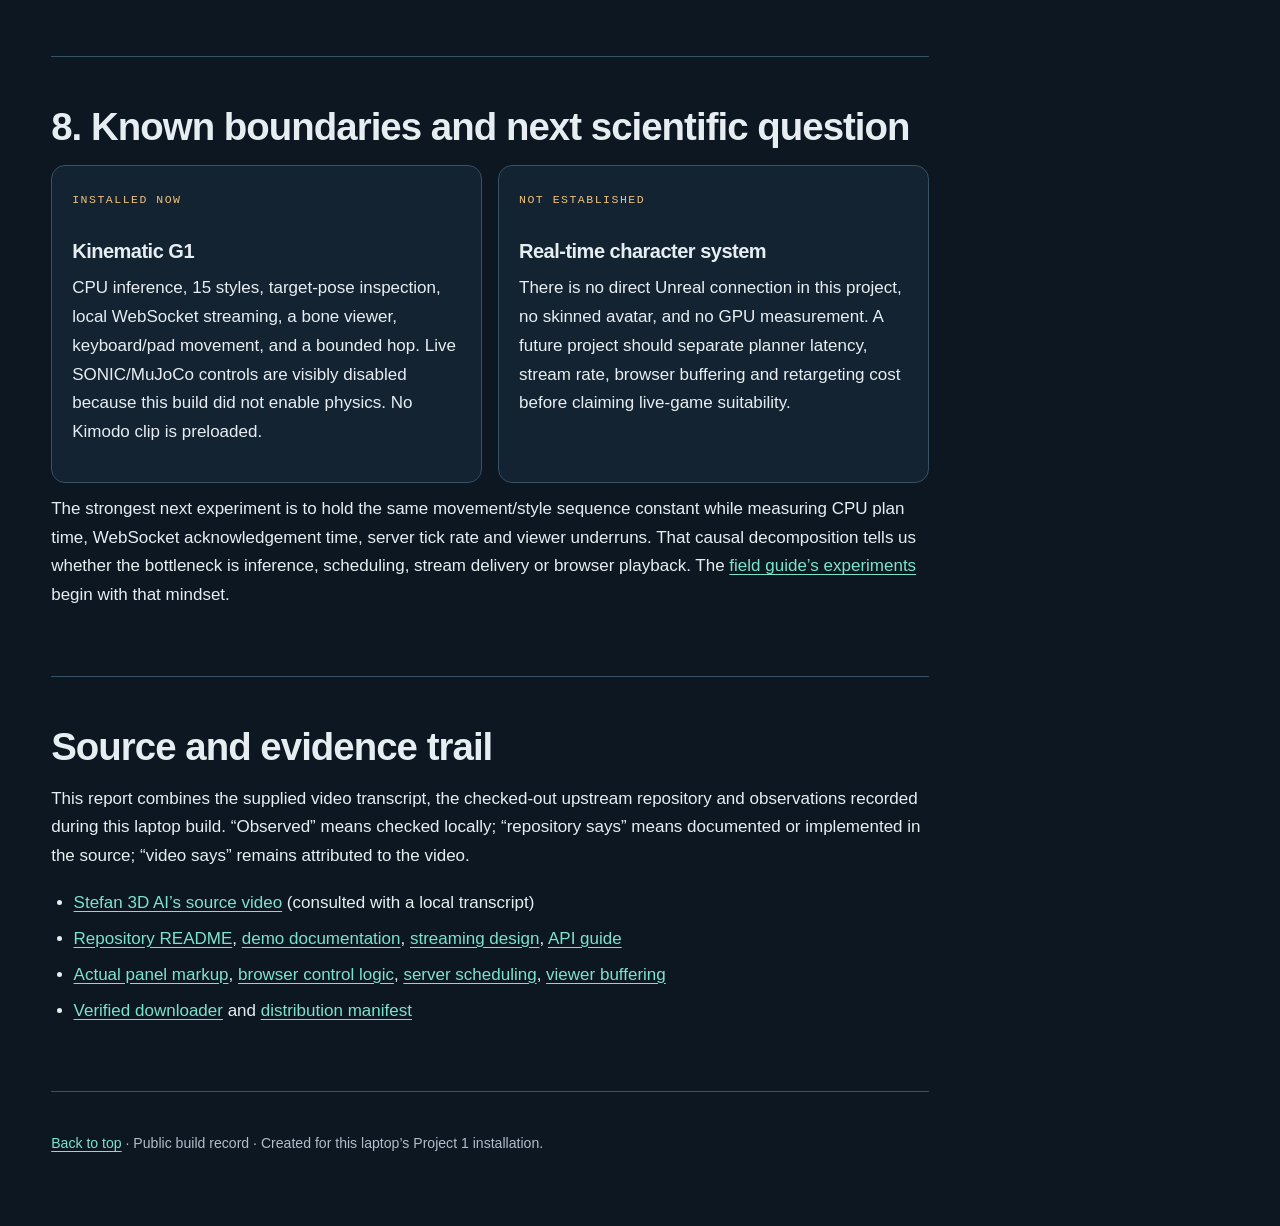
<file: MOTIONBRICKS-PROJECT1-DEVELOPMENT-JOURNEY.html>
<!doctype html>
<html lang="en">
<head>
<meta charset="utf-8">
<meta name="viewport" content="width=device-width, initial-scale=1">
<meta http-equiv="Content-Security-Policy" content="default-src 'none'; style-src 'unsafe-inline'; img-src data:; base-uri 'none'; form-action 'none'">
<title>MotionBricks Project 1 — development journey</title>
<style>
:root{color-scheme:dark;--bg:#0d1722;--panel:#142332;--panel2:#192c3c;--ink:#e7eef2;--muted:#afbec8;--line:#365064;--mint:#7ce3cb;--gold:#efc27b;--red:#f19d99;--blue:#9fc6eb;--mono:"Cascadia Code","Consolas",monospace;--body:"Segoe UI",Arial,sans-serif;--display:"Bahnschrift","Arial Narrow",Arial,sans-serif}
*{box-sizing:border-box}html{scroll-behavior:smooth}body{margin:0;background:radial-gradient(circle at 80% 0%,#193044 0,#0d1722 34rem);color:var(--ink);font:17px/1.7 var(--body)}a{color:var(--mint);text-underline-offset:3px}a:hover{color:#b7f6e7}a:focus-visible,summary:focus-visible{outline:3px solid var(--gold);outline-offset:3px}h1,h2,h3{font-family:var(--display);line-height:1.14;letter-spacing:-.025em}h1{font-size:clamp(2.6rem,6vw,5.2rem);max-width:16ch;margin:.8rem 0}h2{font-size:clamp(1.7rem,3vw,2.5rem);margin:0 0 1rem}h3{font-size:1.25rem;margin:1.7rem 0 .4rem}p{margin:.7rem 0 1.1rem}strong{color:#fff}code,pre,.tag,.stepnum,.metric b{font-family:var(--mono)}code{font-size:.9em;color:#c9e8e5;overflow-wrap:anywhere}pre{white-space:pre-wrap;overflow-wrap:anywhere;background:#08121b;border:1px solid var(--line);border-radius:12px;padding:1rem 1.2rem;color:#d2efe8;font-size:.82rem;line-height:1.55}ul,ol{padding-left:1.4rem}li{margin:.45rem 0}.shell{display:grid;grid-template-columns:minmax(0,1fr) 260px;gap:2.5rem;max-width:1450px;margin:auto;padding:0 clamp(1rem,4vw,4rem)}main{min-width:0}.rail{position:sticky;top:1.4rem;align-self:start;margin-top:3rem;background:var(--panel);border:1px solid var(--line);border-radius:16px;padding:1.2rem}.rail p{margin:.1rem 0 .8rem;font:.72rem var(--mono);color:var(--gold);text-transform:uppercase;letter-spacing:.12em}.rail a{display:block;color:var(--muted);text-decoration:none;padding:.35rem .15rem;font-size:.89rem}.rail a:hover{color:var(--mint)}.hero{padding:4.2rem 0 2.3rem;border-bottom:1px solid var(--line)}.eyebrow,.tag{color:var(--gold);font:.72rem var(--mono);letter-spacing:.13em;text-transform:uppercase}.lede{font-size:1.2rem;max-width:72ch;color:#d6e4e9}.hero-links{display:flex;gap:.7rem;flex-wrap:wrap;margin-top:1.7rem}.button{display:inline-block;text-decoration:none;border:1px solid var(--mint);border-radius:9px;color:#08201d;background:var(--mint);font-weight:700;padding:.65rem 1rem}.button.secondary{background:transparent;color:var(--mint)}section{padding:3rem 0;border-bottom:1px solid var(--line);scroll-margin-top:1rem}.metric-grid,.two,.three{display:grid;gap:1rem}.metric-grid{grid-template-columns:repeat(4,1fr)}.two{grid-template-columns:repeat(2,1fr)}.three{grid-template-columns:repeat(3,1fr)}.metric,.card,.step,.note{background:var(--panel);border:1px solid var(--line);border-radius:14px;padding:1.1rem 1.25rem}.metric b{display:block;color:var(--mint);font-size:1.3rem}.metric span{display:block;font-size:.81rem;color:var(--muted);line-height:1.4}.step{margin:1rem 0;padding:1.4rem}.stephead{display:flex;align-items:baseline;gap:.8rem}.stepnum{color:var(--gold);font-size:.76rem}.step h3{margin:0;font-size:1.3rem}.step .tag{margin:.2rem 0 .6rem}.step p:last-child{margin-bottom:0}.outcome{border-left:3px solid var(--mint);padding-left:.8rem}.failure{border-left:3px solid var(--red);padding-left:.8rem}.warning{border-color:#7d6042;background:#251f1c}.warning strong{color:var(--gold)}.flow{display:flex;flex-wrap:wrap;align-items:stretch;gap:.55rem;margin:1.5rem 0}.flow div{background:var(--panel2);border:1px solid var(--line);padding:.6rem .8rem;border-radius:8px;flex:1 1 125px;text-align:center;font-size:.85rem}.flow span{align-self:center;color:var(--gold)}.source-list a{overflow-wrap:anywhere}.small{font-size:.88rem;color:var(--muted)}footer{padding:2.5rem 0 5rem;color:var(--muted);font-size:.88rem}table{width:100%;border-collapse:collapse;font-size:.93rem}th,td{text-align:left;vertical-align:top;border-bottom:1px solid var(--line);padding:.7rem .55rem}th{color:var(--gold);font:.72rem var(--mono);text-transform:uppercase;letter-spacing:.08em}td:first-child{color:#eaf9f5;font-weight:700}details{border:1px solid var(--line);border-radius:10px;padding:.65rem 1rem;margin:.6rem 0;background:var(--panel)}summary{cursor:pointer;color:var(--mint);font-weight:700}@media(max-width:950px){.shell{display:block}.rail{position:static;margin:1rem 0 2rem}.rail nav{columns:2}.metric-grid{grid-template-columns:repeat(2,1fr)}}@media(max-width:600px){body{font-size:16px}table{display:block;max-width:100%;overflow-x:auto}.hero{padding:2rem 0}.two,.three,.metric-grid{grid-template-columns:1fr}.rail nav{columns:1}.flow span{display:none}}@media(prefers-reduced-motion:reduce){html{scroll-behavior:auto}}@media print{:root{color-scheme:light;--bg:#fff;--panel:#fff;--panel2:#fff;--ink:#111;--muted:#333;--line:#aaa;--mint:#055b4a;--gold:#6d4700;--red:#7e1414}body{background:#fff;color:#111;font-size:11pt}.shell{display:block;padding:0}.rail,.hero-links{display:none}.hero{padding:0 0 1rem}section{padding:1.2rem 0;break-inside:avoid}.step,.card,.metric,.note{break-inside:avoid}a{color:#055b4a}pre{background:#f2f2f2;color:#111;white-space:pre-wrap}}
</style>
</head>
<body>
<div class="shell"><main>
<header class="hero" id="top">
<div class="eyebrow">Build record · 13 September 2026 · Windows 11 + Ubuntu WSL</div>
<h1>From one video to a running MotionBricks model</h1>
<p class="lede">This is the actual development journey for Project 1 on this HP Victus laptop: how an unfamiliar C++ repository became a CPU-powered, locally served G1 motion playground at <code>127.0.0.1:8080</code>. Each stage records the decision, the evidence, and what failed along the way.</p>
<div class="hero-links"><a class="button" href="demo.html">Watch the demo recording</a><a class="button secondary" href="MOTIONBRICKS-PROJECT1-CONTROL-FIELD-GUIDE.html">Understand the controls</a><a class="button secondary" href="index.html">Project overview</a></div>
</header>

<section id="result"><h2>The result before the story</h2>
<div class="metric-grid"><div class="metric"><b>34</b><span>G1 skeletal joints rendered</span></div><div class="metric"><b>15</b><span>verified upstream style files</span></div><div class="metric"><b>CPU</b><span>native GGML inference backend</span></div><div class="metric"><b>8080</b><span>localhost-only browser endpoint</span></div></div>
<p>The model loads; the browser receives timestamped poses over WebSocket; W/A/S/D changes the generated motion; the stop and restart launchers work. This is the repository’s kinematic G1 demo, not an Unreal or physical-robot integration. The latest health check returned <code>{"ok":true}</code> and metadata reported 34 joints and 15 styles.</p>
<div class="flow" aria-label="Runtime architecture"><div>Keys or on-screen commands</div><span>→</span><div>Go controller and style targets</div><span>→</span><div>C++ / GGML G1 planner</div><span>→</span><div>Root and 34 joint rotations</div><span>→</span><div>50 Hz server stream</div><span>→</span><div>Three.js browser viewer</div></div>
<p class="small">This diagram distinguishes two clocks: the model produces motion around a 30 FPS pose representation; the demo server streams an interpolated reference at nominally 50 Hz. Neither number guarantees the laptop sustains real time.</p>
</section>

<section id="starting-point"><h2>1. Establish the real starting point</h2>
<div class="step"><div class="stephead"><span class="stepnum">01 / inventory</span><h3>Find the requested workspace</h3></div><p>The working directory was a dedicated Windows folder containing private video notes and a transcript, but no Git repository. I kept those source files locally and cloned the code into a new <code>motion-bricks.cpp/</code> subfolder.</p><p>The transcript explains the video’s intent: local, low-VRAM or CPU inference, a demonstrated Unreal bridge, and problems with dropped frames, repeated short walks, and delayed response. I treated those as observations from the video, not as promises about this laptop. The repository itself was the authority for supported code paths.</p></div>
<div class="step"><div class="stephead"><span class="stepnum">02 / machine</span><h3>Measure the available machine</h3></div><p>Windows reported an Intel Core i5-12450H (8 cores, 12 logical processors), 32 GB RAM, an NVIDIA RTX 3050 Laptop GPU with 4 GB VRAM, and Windows 11 Home. Unreal Engine 5.8, Visual Studio 2022 Build Tools, CMake, Git, Go, Python and Ninja were present. Ubuntu 24.04 was already installed under WSL. A Vulkan runtime was present, but this project did not build or benchmark the Vulkan backend.</p><p class="outcome"><strong>Decision:</strong> first make the repository’s own browser demo work on CPU. That proves model loading, planning, control, streaming and display before an Unreal bridge adds another source of latency or retargeting error.</p></div>
</section>

<section id="repository"><h2>2. Read and acquire the code</h2>
<div class="step"><div class="stephead"><span class="stepnum">03 / scope</span><h3>Separate MotionBricks from the video’s broader stack</h3></div><p>The repository is a C++23/GGML port of NVIDIA MotionBricks. Its released G1 path predicts root motion and 34-joint local rotations from recent pose context and targets. It has a stable C interface, CPU and optional Vulkan inference, a Go binding, and a Three.js demo. SONIC/MuJoCo physics and Kimodo-authored clips are optional additions. The demo intentionally shows a skeleton, not a textured or skinned avatar.</p><p>The video also discussed future object interactions and separate tools for rigging or text-to-animation. Those do not become features of this Project 1 merely by installing this repository. See the <a href="https://github.com/localai-org/motion-bricks.cpp/blob/2727a456e0a99baf64476496cd58115fef717944/README.md">repository README</a>, <a href="https://github.com/localai-org/motion-bricks.cpp/blob/2727a456e0a99baf64476496cd58115fef717944/docs/API.md">API guide</a> and <a href="https://github.com/localai-org/motion-bricks.cpp/blob/2727a456e0a99baf64476496cd58115fef717944/docs/DEMO.md">demo guide</a>.</p></div>
<div class="step"><div class="stephead"><span class="stepnum">04 / checkout</span><h3>Clone the pinned GGML dependency too</h3></div><pre>git clone --recurse-submodules https://github.com/localai-org/motion-bricks.cpp.git motion-bricks.cpp</pre><p>At build time the checkout was commit <code>2727a456e0a99baf64476496cd58115fef717944</code>; its <code>ggml/</code> submodule was <code>8c63e70982c95ceb862e3a1073a2c1beef75d60a</code>. <code>--recurse-submodules</code> matters: without the pinned GGML source, the build can fall back to an ABI scaffold rather than the neural inference path. The upstream source checkout remained unmodified.</p></div>
<div class="step"><div class="stephead"><span class="stepnum">05 / assets</span><h3>Download and verify the released model</h3></div><pre>cd motion-bricks.cpp
python scripts/download_gguf_weights.py</pre><p>The repository’s downloader fetched the pinned <code>LocalAI-io/MotionBricks-G1-GGML</code> distribution into <code>generated/g1-f32/</code> and <code>generated/styles/</code>. It verified every file against the version-controlled SHA-256 manifest. The bundle contains 21 files totaling <strong>733,427,543 bytes</strong>: four GGUF components plus manifests and 15 <code>.mbstyle</code> files. The “all bundles present and verified” message was the acceptance gate; a download completing alone would not establish integrity.</p></div>
</section>

<section id="windows-fork"><h2>3. The native Windows fork, and why it ended</h2>
<div class="step"><div class="stephead"><span class="stepnum">06 / attempt</span><h3>Try the existing Visual Studio compiler</h3></div><pre>cmake -S . -B build/windows-cpu -G "Visual Studio 17 2022" -A x64 \
  -DMOTIONBRICKS_ENABLE_VULKAN=OFF \
  -DMOTIONBRICKS_DOWNLOAD_MODELS=OFF \
  -DMOTIONBRICKS_BUILD_TESTS=ON
cmake --build build/windows-cpu --config Release --parallel 4</pre><p>Configuration succeeded under MSVC 19.44 and found the GGML CPU variants. Compilation produced a Windows <code>motionbricks.dll</code>. The overall build then failed while linking the CLI and test executables, reporting many unresolved imported GGML symbols, including <code>__imp_ggml_free</code>. This proves a final-link boundary; it does not, by itself, prove the underlying cause of the linkage mismatch.</p></div>
<div class="step warning"><div class="stephead"><span class="stepnum">07 / decisive check</span><h3>The supplied browser binding excludes Windows</h3></div><p>A Windows <code>go build</code> failed with <code>build constraints exclude all Go files ... bindings/go</code>. The binding source starts with <code>//go:build linux || darwin || freebsd</code>. Even a repaired Windows C++ link would therefore not launch the supplied Go demo without additional porting. That concrete source boundary made WSL the shortest supported route to Project 1. See <a href="https://github.com/localai-org/motion-bricks.cpp/blob/2727a456e0a99baf64476496cd58115fef717944/bindings/go/motionbricks.go">the binding</a>.</p></div>
</section>

<section id="wsl"><h2>4. Build the supported CPU path inside WSL</h2>
<div class="step"><div class="stephead"><span class="stepnum">08 / preflight</span><h3>Use Ubuntu without disturbing its CUDA packages</h3></div><p>Ubuntu already had GCC/G++ 13 and <code>make</code>, but no Linux CMake or Go. An <code>apt-get update</code> succeeded; <code>apt-get install cmake ninja-build golang-go</code> failed because that Ubuntu installation had pre-existing unmet CUDA and other dependencies. I did not run <code>apt --fix-broken install</code> or remove CUDA packages. Portable official CMake 3.31.5 and Go 1.26.3 Linux archives were downloaded and extracted into this project’s <code>.tools/</code> directory. They are local build tools, not a system-wide installation.</p></div>
<div class="step"><div class="stephead"><span class="stepnum">09 / native library</span><h3>Configure one CPU backend and compile</h3></div><p>The actual WSL build used a separate <code>build/wsl-cpu/</code> directory and Unix Makefiles. The meaningful settings were Release optimization, Vulkan off, model re-download off, and GGML’s “all CPU variants” off. CMake selected an AVX2-capable CPU backend for this build. The commands below show the same relative operations from the repository directory inside Ubuntu:</p><pre>../.tools/cmake-3.31.5-linux-x86_64/bin/cmake -S . -B build/wsl-cpu \
  -G "Unix Makefiles" -DCMAKE_BUILD_TYPE=Release \
  -DMOTIONBRICKS_ENABLE_VULKAN=OFF \
  -DMOTIONBRICKS_DOWNLOAD_MODELS=OFF \
  -DMOTIONBRICKS_CPU_ALL_VARIANTS=OFF \
  -DMOTIONBRICKS_BUILD_TESTS=ON
../.tools/cmake-3.31.5-linux-x86_64/bin/cmake --build build/wsl-cpu \
  --target motionbricks_shared motionbricks-cli --parallel 4</pre><p><code>libmotionbricks.so</code> and <code>bin/motionbricks-cli</code> linked successfully. An optional Python reference fixture check printed that <code>safetensors</code> was absent; it did not prevent this runtime build. The CLI later reported ABI version 1 and inspected the accepted G1 bundle as 183,148,382 parameters with 34 joints.</p></div>
<div class="step"><div class="stephead"><span class="stepnum">10 / browser server</span><h3>Build the Go half independently</h3></div><pre>cd demo
CGO_ENABLED=0 ../../.tools/go/bin/go build \
  -o ../build/wsl-cpu/bin/motionbricks-demo .</pre><p>The Go executable uses the repository’s PureGo binding to load the compiled C++ shared library at runtime. <code>CGO_ENABLED=0</code> is appropriate for this Go build; it does not mean the C++ inference library was skipped. The Go executable compiled successfully before the native library build had finished.</p></div>
</section>

<section id="launch"><h2>5. Turn the build into a usable local application</h2>
<div class="step"><div class="stephead"><span class="stepnum">11 / start</span><h3>Run the model, styles and server together</h3></div><p><a href="run-demo.sh">run-demo.sh</a> changes into the checkout and starts the executable with the shared library, model directory, styles directory and explicit CPU device. Its essential invocation is:</p><pre>./build/wsl-cpu/bin/motionbricks-demo \
  -listen 127.0.0.1:8080 \
  -library ./build/wsl-cpu/libmotionbricks.so \
  -model ./generated/g1-f32 \
  -styles ./generated/styles \
  -device cpu</pre><p>The address <code>127.0.0.1</code> limits the server to this laptop. The Windows browser reaches the WSL service through localhost forwarding. The first real startup printed <code>MotionBricks demo: http://127.0.0.1:8080</code>.</p></div>
<div class="step"><div class="stephead"><span class="stepnum">12 / make it repeatable</span><h3>Build novice-friendly Windows launchers</h3></div><p><a href="Start-MotionBricks.cmd">Start-MotionBricks.cmd</a> calls <a href="Start-MotionBricks.ps1">Start-MotionBricks.ps1</a>, which starts the WSL server hidden, waits for its health endpoint, and opens the browser. <a href="Stop-MotionBricks.cmd">Stop-MotionBricks.cmd</a> calls a matching stop script that checks the recorded Linux process before terminating it. Logs and process IDs live in <code>.state/</code>. This leaves the source checkout untouched and avoids asking a beginner to type Linux commands each time.</p><p class="failure"><strong>Launcher fixes:</strong> the first attempt passed a Windows path to <code>wslpath</code> in a way that stripped its backslashes; the script now converts the known drive path to <code>/mnt/c/...</code>. A later version redirected the WSL process’s streams from Windows and made the wrapper wait for the server to exit. Logging was moved into the Bash launcher, after which the Windows command returned normally. Both double-click entry points were tested.</p></div>
</section>

<section id="proof"><h2>6. Prove more than “the page opens”</h2>
<div class="three"><div class="card"><span class="tag">Gate A / files</span><h3>Accepted assets</h3><p>The downloader verified all 21 distribution files. The source checkout stayed clean; model data and build output occupy generated/build folders.</p></div><div class="card"><span class="tag">Gate B / native</span><h3>Accepted model</h3><p><code>motionbricks-cli abi</code> returned ABI 1. <code>inspect generated/g1-f32</code> recognized <code>g1skel34</code>, 183,148,382 parameters and 34 parent-linked joints.</p></div><div class="card"><span class="tag">Gate C / live</span><h3>Real generation</h3><p><code>/api/health</code> returned <code>{"ok":true}</code>. <code>/api/meta</code> returned 15 styles and 34 joints. The Chrome viewer displayed the skeleton and target ghost; W produced forward motion.</p></div></div>
<div class="step"><h3>A wrong endpoint taught us who owns motion</h3><p>An early HTTP <code>POST /api/session</code> returned HTTP 410: “motion commands are owned by the WebSocket session.” This was not a broken model. The current demo intentionally sends controls through the WebSocket at <code>/api/stream/socket</code>; HTTP still supplies health, metadata and upload functions. The live browser and a separate WebSocket probe established actual inference.</p></div>
<div class="step"><h3>Measure response without conflating clocks</h3><p>A controlled eight-second WebSocket run on port 8081 requested walking and received 168 pose messages spanning 162 server ticks, with 2.81 m root displacement. Its requested planner call took <strong>461 ms</strong>; the acknowledgement arrived after about <strong>4.6 s</strong> in that first measurement. The test did not isolate why the acknowledgement took longer than the planner call. The effective tick advance was about 20 per wall-clock second in that sample, below the nominal 50. Later warm plans in the server log included values around 260–440 ms. Those are local observations, not a hardware guarantee. An early browser test accumulated playback underruns; a short test in the final Chrome tab showed zero.</p><p>Because the browser and a benchmark client cannot both control the same stream, <a href="benchmark-demo.py">benchmark-demo.py</a> used a second server on port 8081. The browser’s own “playback underruns” counter measures buffering from the viewer’s perspective; the script separately counted received frames, server ticks and planning acknowledgement.</p></div>
<div class="note"><strong>What the tests do not prove:</strong> sustained 50 Hz stream delivery under long use, consistent low input latency, GPU performance, physical tracking quality, Unreal integration, or retargeting to Manny/MetaHuman. Project 1 proves the local G1 inference and learning interface work.</div>
</section>

<section id="files"><h2>7. What to open, and where it lives</h2>
<table><thead><tr><th>Item</th><th>Purpose</th><th>How to use it</th></tr></thead><tbody>
<tr><td><a href="Start-MotionBricks.cmd">Start-MotionBricks.cmd</a></td><td>Start the local demo and open a browser tab</td><td>Double-click it</td></tr>
<tr><td><a href="Stop-MotionBricks.cmd">Stop-MotionBricks.cmd</a></td><td>Stop this launcher-managed server</td><td>Double-click it when finished</td></tr>
<tr><td><a href="index.html">Project overview</a></td><td>Links to the guides, recording and setup README</td><td>Start here if the controls or setup are unfamiliar</td></tr>
<tr><td><a href="MOTIONBRICKS-PROJECT1-CONTROL-FIELD-GUIDE.html">Control field guide</a></td><td>What every right-panel control changes and what to test</td><td>Keep beside the live demo</td></tr>
<tr><td><a href="benchmark-demo.py">benchmark-demo.py</a></td><td>Repeatable WebSocket measurement</td><td>Requires a separate demo server on port 8081</td></tr>
<tr><td><a href="https://github.com/localai-org/motion-bricks.cpp">original motion-bricks.cpp repository</a></td><td>Upstream source, generated model and WSL build</td><td>Do not need to edit it to use Project 1</td></tr>
</tbody></table>
<p>On every restart, the launcher checks the local health endpoint before opening the browser. If it fails, inspect <code>.state/demo-8080.log</code>. If a second browser tab has disabled motion controls, that tab is a spectator: this demo assigns control of its one shared simulation to one browser connection at a time.</p>
</section>

<section id="boundaries"><h2>8. Known boundaries and next scientific question</h2>
<div class="two"><div class="card"><span class="tag">Installed now</span><h3>Kinematic G1</h3><p>CPU inference, 15 styles, target-pose inspection, local WebSocket streaming, a bone viewer, keyboard/pad movement, and a bounded hop. Live SONIC/MuJoCo controls are visibly disabled because this build did not enable physics. No Kimodo clip is preloaded.</p></div><div class="card"><span class="tag">Not established</span><h3>Real-time character system</h3><p>There is no direct Unreal connection in this project, no skinned avatar, and no GPU measurement. A future project should separate planner latency, stream rate, browser buffering and retargeting cost before claiming live-game suitability.</p></div></div>
<p>The strongest next experiment is to hold the same movement/style sequence constant while measuring CPU plan time, WebSocket acknowledgement time, server tick rate and viewer underruns. That causal decomposition tells us whether the bottleneck is inference, scheduling, stream delivery or browser playback. The <a href="MOTIONBRICKS-PROJECT1-CONTROL-FIELD-GUIDE.html#experiments">field guide’s experiments</a> begin with that mindset.</p>
</section>

<section id="sources"><h2>Source and evidence trail</h2><p>This report combines the supplied video transcript, the checked-out upstream repository and observations recorded during this laptop build. “Observed” means checked locally; “repository says” means documented or implemented in the source; “video says” remains attributed to the video.</p>
<ul class="source-list"><li><a href="https://www.youtube.com/watch?v=lj-xPo7ueGA">Stefan 3D AI’s source video</a> (consulted with a local transcript)</li><li><a href="https://github.com/localai-org/motion-bricks.cpp/blob/2727a456e0a99baf64476496cd58115fef717944/README.md">Repository README</a>, <a href="https://github.com/localai-org/motion-bricks.cpp/blob/2727a456e0a99baf64476496cd58115fef717944/docs/DEMO.md">demo documentation</a>, <a href="https://github.com/localai-org/motion-bricks.cpp/blob/2727a456e0a99baf64476496cd58115fef717944/docs/STREAMING.md">streaming design</a>, <a href="https://github.com/localai-org/motion-bricks.cpp/blob/2727a456e0a99baf64476496cd58115fef717944/docs/API.md">API guide</a></li><li><a href="https://github.com/localai-org/motion-bricks.cpp/blob/2727a456e0a99baf64476496cd58115fef717944/demo/web/index.html">Actual panel markup</a>, <a href="https://github.com/localai-org/motion-bricks.cpp/blob/2727a456e0a99baf64476496cd58115fef717944/demo/web/app.js">browser control logic</a>, <a href="https://github.com/localai-org/motion-bricks.cpp/blob/2727a456e0a99baf64476496cd58115fef717944/demo/stream.go">server scheduling</a>, <a href="https://github.com/localai-org/motion-bricks.cpp/blob/2727a456e0a99baf64476496cd58115fef717944/demo/web/stream-client.js">viewer buffering</a></li><li><a href="https://github.com/localai-org/motion-bricks.cpp/blob/2727a456e0a99baf64476496cd58115fef717944/scripts/download_gguf_weights.py">Verified downloader</a> and <a href="https://github.com/localai-org/motion-bricks.cpp/blob/2727a456e0a99baf64476496cd58115fef717944/scripts/hf/MotionBricks-G1-GGML/MANIFEST.json">distribution manifest</a></li></ul>
</section>
<footer><a href="#top">Back to top</a> · Public build record · Created for this laptop’s Project 1 installation.</footer>
</main><aside class="rail"><p>Build map</p><nav aria-label="On this page"><a href="#result">Result and architecture</a><a href="#starting-point">1 · Starting point</a><a href="#repository">2 · Repository and weights</a><a href="#windows-fork">3 · Windows fork</a><a href="#wsl">4 · WSL build</a><a href="#launch">5 · Launchers</a><a href="#proof">6 · Verification</a><a href="#files">7 · Files to open</a><a href="#boundaries">8 · Boundaries</a><a href="#sources">Evidence trail</a></nav></aside></div>
</body></html>
</file>
<file: shared/exhibit.css>
:root{color-scheme:dark;--bg:#06101a;--plate:#0c1b29;--plate2:#102637;--ink:#ecf5f8;--muted:#9eb4c0;--cyan:#5de8e5;--amber:#ffc179;--rose:#ff829d;--line:#294554;--mono:"Cascadia Code",Consolas,monospace;--display:Bahnschrift,"Arial Narrow",sans-serif;--body:"Segoe UI",Arial,sans-serif}
*{box-sizing:border-box}html{scroll-behavior:smooth}body{margin:0;background:var(--bg);color:var(--ink);font:16px/1.55 var(--body)}button,input{font:inherit}button{cursor:pointer}a{color:var(--cyan);text-underline-offset:3px}a:focus-visible,button:focus-visible,input:focus-visible{outline:3px solid var(--amber);outline-offset:3px}h1,h2,h3,p{margin-top:0}h1,h2,h3{font-family:var(--display);line-height:1.08}h1{font-size:clamp(3.1rem,7.4vw,7.2rem);letter-spacing:-.055em;max-width:13ch;margin-bottom:1rem}h2{font-size:clamp(1.7rem,3vw,2.8rem);letter-spacing:-.03em}h3{font-size:1.2rem}.shell{max-width:1680px;margin:auto;padding:0 clamp(18px,3vw,52px)}.topbar{min-height:72px;display:flex;align-items:center;gap:28px;border-bottom:1px solid var(--line)}.brand{color:var(--ink);text-decoration:none;font:700 15px var(--mono);letter-spacing:.12em;text-transform:uppercase;margin-right:auto}.topbar nav{display:flex;gap:clamp(10px,1.9vw,26px);flex-wrap:wrap}.topbar nav a{color:var(--muted);text-decoration:none;font-size:13px}.topbar nav a[aria-current=page]{color:var(--cyan)}.kicker,.micro{font:700 11px var(--mono);letter-spacing:.17em;text-transform:uppercase;color:var(--amber)}.intro{padding:clamp(34px,5vw,78px) 0 34px;display:grid;grid-template-columns:minmax(0,1.5fr) minmax(240px,.5fr);gap:36px;align-items:end}.intro p{font-size:clamp(16px,1.25vw,21px);max-width:64ch;color:#c8d7df}.intro .side-note{border-left:2px solid var(--amber);padding-left:18px;color:var(--muted);font-size:14px}.side-note b{display:block;color:var(--amber);margin-bottom:8px;font:700 13px var(--mono)}.console{display:grid;grid-template-columns:minmax(0,1fr) 306px;gap:12px;min-height:640px}.stage{position:relative;min-width:0;min-height:640px;overflow:hidden;background:radial-gradient(circle at 54% 25%,#183b4b 0,#081926 38%,#06101a 72%);border:1px solid #3a6170}.stage:before,.stage:after{content:"";position:absolute;inset:0;pointer-events:none;z-index:2}.stage:before{background:repeating-linear-gradient(0deg,transparent 0,transparent 3px,#081a1f18 4px);mix-blend-mode:multiply}.stage:after{background:linear-gradient(90deg,#06101aaa,transparent 20%,transparent 80%,#06101aaa)}.stage canvas{width:100%;height:100%;display:block;touch-action:none}.stage-top,.stage-bottom{position:absolute;z-index:3;left:24px;right:24px;display:flex;justify-content:space-between;gap:14px;pointer-events:none}.stage-top{top:20px;align-items:flex-start}.stage-bottom{bottom:20px;align-items:flex-end}.stage-label{background:#081722b8;border:1px solid #31505d;padding:10px 13px;backdrop-filter:blur(10px)}.stage-label strong{display:block;font:700 clamp(18px,2vw,28px) var(--display);margin-top:4px}.stage-time{font:500 clamp(20px,2.6vw,42px) var(--mono);color:var(--cyan);text-shadow:0 0 22px #5de8e566}.legend{display:flex;gap:16px;flex-wrap:wrap;font:11px var(--mono);text-transform:uppercase;letter-spacing:.08em}.legend span:before{content:"";display:inline-block;width:9px;height:9px;border-radius:50%;margin-right:7px;background:var(--dot)}.readout{background:linear-gradient(160deg,var(--plate2),var(--plate));border:1px solid var(--line);padding:22px;display:flex;flex-direction:column;gap:16px}.readout .divider{height:1px;background:var(--line)}.readout-value{font:700 clamp(30px,3vw,48px) var(--display);line-height:1;color:var(--cyan);margin:7px 0}.readout small{display:block;color:var(--muted);font-size:12px;line-height:1.5}.readout p{margin-bottom:0}.readout .amber{color:var(--amber)}.readout .rose{color:var(--rose)}.transport{background:var(--plate);border:1px solid var(--line);border-top:0;padding:18px 22px 20px}.transport-top{display:flex;align-items:center;gap:13px}.play{height:48px;min-width:102px;background:var(--cyan);color:#06101a;border:0;font:700 13px var(--mono);text-transform:uppercase}.play:hover{background:#a5fffa}.transport input[type=range]{width:100%;accent-color:var(--cyan)}.time-ends{display:flex;justify-content:space-between;color:var(--muted);font:11px var(--mono)}.options{display:flex;align-items:center;gap:18px;flex-wrap:wrap;margin-top:15px;color:var(--muted);font:12px var(--mono)}.options label{display:inline-flex;gap:8px;align-items:center;cursor:pointer}.options button{border:1px solid var(--line);color:var(--ink);background:#132a38;padding:6px 11px}.options button[aria-pressed=true]{border-color:var(--cyan);color:var(--cyan)}.phase-track{display:flex;gap:3px;margin:17px 0 8px;min-height:32px}.phase-track button{position:relative;min-width:0;border:1px solid #365768;background:#143042;color:#a8c5cf;padding:0;overflow:hidden}.phase-track button:hover,.phase-track button.active{border-color:var(--amber);background:#3a3841}.phase-track button span{position:absolute;inset:0;background:linear-gradient(90deg,#ff829d33,transparent);transform-origin:left;transform:scaleX(0)}.phase-track button.active span{transform:scaleX(1)}.phase-track button:focus-visible{z-index:2}.phase-labels{display:flex;gap:6px;flex-wrap:wrap;margin-top:16px}.phase-labels button{background:transparent;border:1px solid #2c4a5b;color:var(--muted);padding:6px 9px;font:11px var(--mono)}.phase-labels button.active{color:var(--amber);border-color:var(--amber);background:#ffc17912}.below{display:grid;grid-template-columns:minmax(0,1.15fr) minmax(300px,.85fr);gap:clamp(24px,4vw,70px);padding:74px 0 90px}.below p{color:#beced7}.evidence{border-top:1px solid var(--line);padding-top:22px}.evidence p{font-size:15px}.data-list{display:grid;grid-template-columns:repeat(3,1fr);gap:8px;margin:22px 0}.data-list div{padding:15px;background:var(--plate);border:1px solid var(--line)}.data-list b{display:block;color:var(--cyan);font:700 24px var(--display)}.data-list span{color:var(--muted);font-size:12px}.chart{height:140px;display:flex;align-items:flex-end;gap:4px;padding:15px 0;border-bottom:1px solid var(--line)}.chart div{flex:1;min-width:3px;background:linear-gradient(var(--amber),#6b6374);height:var(--h);position:relative}.chart div:hover:after{content:attr(title);position:absolute;bottom:100%;left:50%;transform:translateX(-50%);white-space:nowrap;background:#06101a;padding:5px;color:var(--ink);font:11px var(--mono)}.style-grid{display:grid;grid-template-columns:repeat(2,1fr);gap:8px;margin-top:20px}.style-grid button{text-align:left;background:var(--plate);border:1px solid var(--line);padding:11px;color:var(--ink)}.style-grid button:hover,.style-grid button.active{border-color:var(--amber)}.style-grid small{display:block;color:var(--muted)}.target-controls{display:grid;gap:12px;margin-top:20px}.target-controls button{text-align:left;padding:12px;border:1px solid var(--line);background:var(--plate);color:var(--ink)}.target-controls button.active,.target-controls button:hover{border-color:var(--amber)}.target-controls small{display:block;color:var(--muted)}.footer{border-top:1px solid var(--line);padding:28px 0 52px;color:var(--muted);font-size:13px}.footer a{color:var(--muted)}.error{padding:30px;color:#ffd2d2;background:#411e2a;border:1px solid var(--rose)}
@media(max-width:1000px){.console{grid-template-columns:1fr}.readout{display:grid;grid-template-columns:repeat(3,1fr);min-height:auto}.readout .divider{display:none}.stage{min-height:540px}.intro{grid-template-columns:1fr}.intro .side-note{max-width:65ch}}@media(max-width:650px){.topbar{align-items:flex-start;padding:18px 0;flex-direction:column;gap:10px}.brand{margin:0}.topbar nav{gap:13px}.intro{padding:35px 0 20px}.stage{min-height:420px}.stage-top,.stage-bottom{left:12px;right:12px}.stage-top{top:12px}.stage-bottom{bottom:12px}.stage-label{padding:7px 9px}.legend{gap:9px}.readout{grid-template-columns:1fr 1fr}.below{grid-template-columns:1fr;padding:50px 0}.data-list{grid-template-columns:1fr}.style-grid{grid-template-columns:1fr}}
@media(prefers-reduced-motion:reduce){html{scroll-behavior:auto}}
@media print{:root{color-scheme:light;--bg:#fff;--plate:#fff;--plate2:#fff;--ink:#111;--muted:#333;--line:#aaa;--cyan:#056a6a;--amber:#7e4000}body{background:#fff}.console{display:block}.stage{min-height:300px;max-height:300px}.transport,.topbar nav{display:none}.below{padding:20px 0}.footer{padding:10px 0}}
</file>
